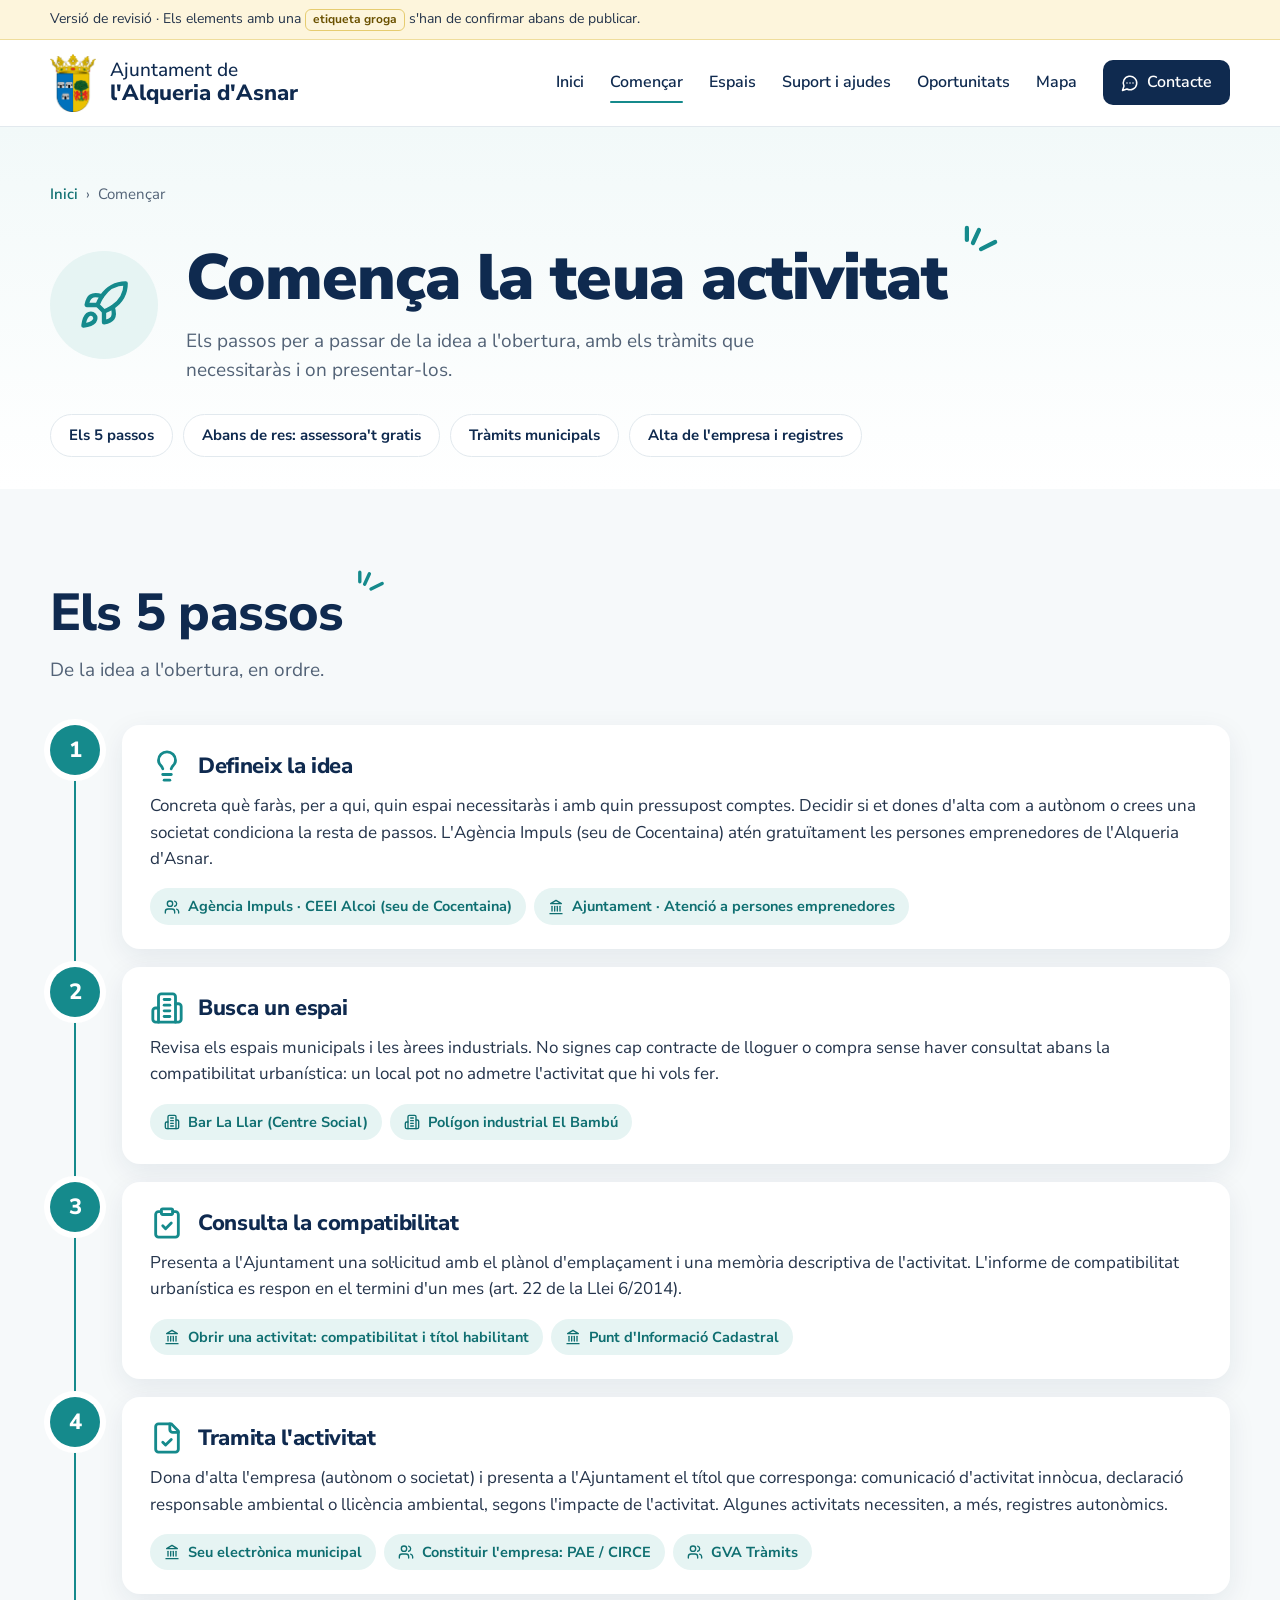
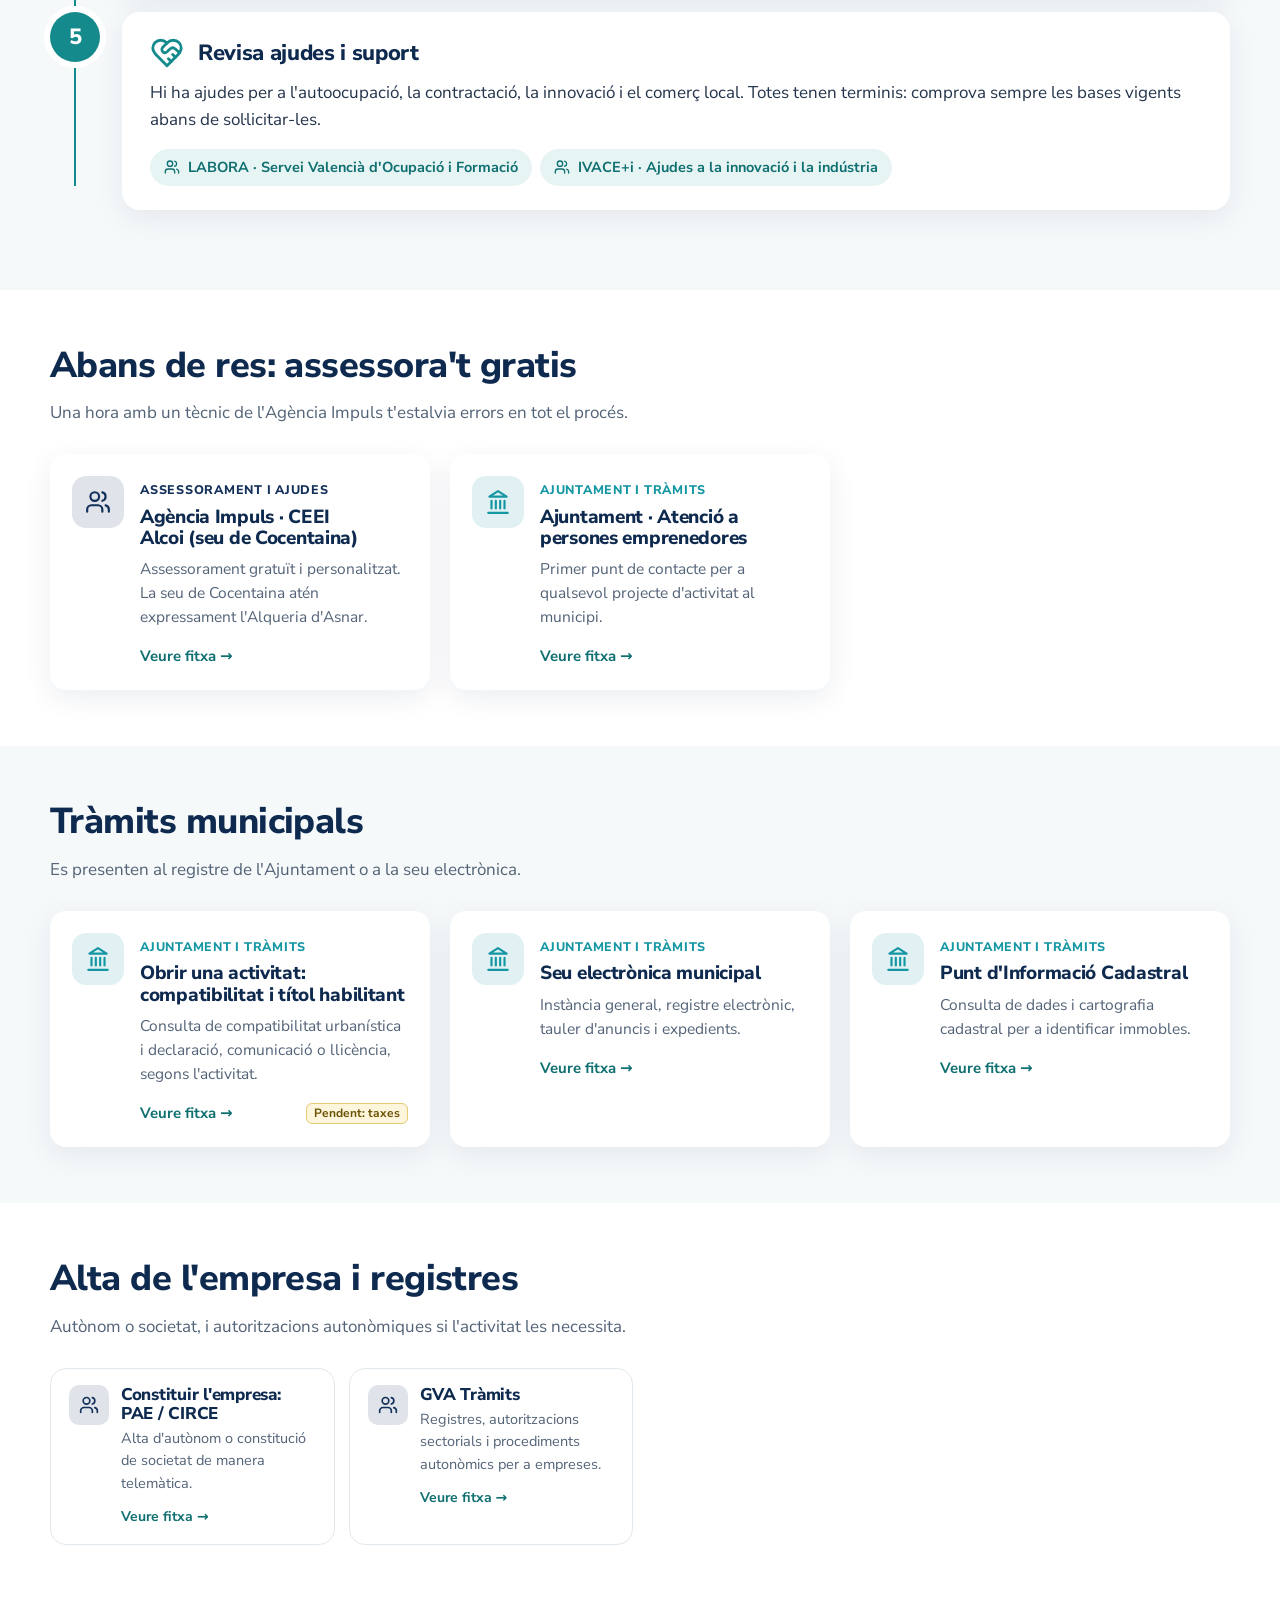
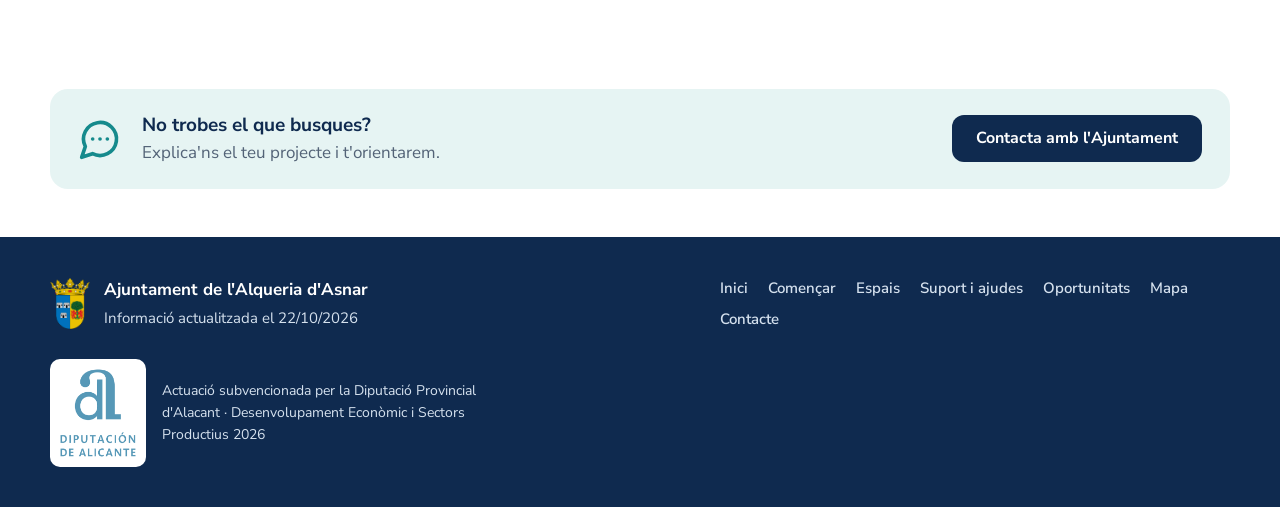
<file: comencar.html>
<!doctype html>
<html lang="ca">
<head>
<meta charset="utf-8">
<meta name="viewport" content="width=device-width, initial-scale=1">
<title>Començar · Emprén a l'Alqueria d'Asnar</title>
<meta name="description" content="Passos i tràmits per a obrir una activitat a l'Alqueria d'Asnar: compatibilitat urbanística, títol d'obertura, alta i assessorament gratuït.">
<meta name="robots" content="noindex, nofollow">   <!-- FASE DE REVISIÓ: llevar en publicar definitivament -->
<link rel="icon" href="img/escut.png">
<link rel="stylesheet" href="css/estils.css">
</head>
<body data-pagina="comencar">
<script src="js/icones.js"></script>

<a class="salt" href="#contingut">Vés al contingut</a>
<div class="avis-revisio" id="avis-revisio" hidden>
  <div class="amplada">Versió de revisió · Els elements amb una <span class="etiqueta-pendent">etiqueta groga</span> s'han de confirmar abans de publicar.</div>
</div>

<header class="capcalera">
  <div class="amplada capcalera__fila">
    <a class="marca" href="index.html" aria-label="Inici · Emprén a l'Alqueria d'Asnar">
      <img src="img/escut.png" alt="" width="46" height="61">
      <span><small>Ajuntament de</small>l'Alqueria d'Asnar</span>
    </a>
    <button class="menu-boto" type="button" aria-expanded="false" aria-controls="menu" aria-label="Menú"><svg class="ic" aria-hidden="true"><use href="#i-menu"/></svg></button>
    <nav class="menu" id="menu" aria-label="Principal">
      <a href="index.html" data-menu="inici">Inici</a>
      <a href="comencar.html" data-menu="comencar">Començar</a>
      <a href="espais.html" data-menu="espais">Espais</a>
      <a href="suport.html" data-menu="suport">Suport i ajudes</a>
      <a href="oportunitats.html" data-menu="oportunitats">Oportunitats</a>
      <a href="mapa.html" data-menu="mapa">Mapa</a>
      <a class="menu__contacte" href="index.html#contacte" data-menu="contacte"><svg class="ic" aria-hidden="true"><use href="#i-message-circle-more"/></svg>Contacte</a>
    </nav>
  </div>
</header>

<main id="contingut" data-seccio="comencar">
  <section class="cap-pagina">
    <div class="amplada">
      <nav class="molles" aria-label="Ruta"><a href="index.html">Inici</a><span>›</span><span id="molla-actual"></span></nav>
      <div class="cap-pagina__fila">
        <span class="cap-pagina__ic" id="seccio-ic"></span>
        <div><h1 class="accent" id="seccio-titol"></h1><p id="seccio-intro"></p></div>
      </div>
      <nav class="salts" id="salts" aria-label="En aquesta pàgina"></nav>
    </div>
  </section>
  <section class="seccio seccio--fons" id="passos">
    <div class="amplada">
      <header class="seccio__cap"><h2 class="accent">Els 5 passos</h2><p>De la idea a l'obertura, en ordre.</p></header>
      <ol class="passos-detall" id="itinerari-detall"></ol>
    </div>
  </section>
  <div id="grups"></div>
  <section class="seccio seccio--curta">
    <div class="amplada">
      <div class="cta">
        <svg class="ic" aria-hidden="true"><use href="#i-message-circle-more"/></svg>
        <p class="cta__text"><strong>No trobes el que busques?</strong><span>Explica'ns el teu projecte i t'orientarem.</span></p>
        <a class="boto boto--mari" href="index.html#contacte">Contacta amb l'Ajuntament</a>
      </div>
    </div>
  </section>
</main>

<footer class="peu">
  <div class="amplada peu__fila">
    <div class="peu__marca">
      <img src="img/escut.png" alt="">
      <div><strong>Ajuntament de l'Alqueria d'Asnar</strong><p>Informació actualitzada el <span class="data-act"></span></p></div>
    </div>
    <nav class="peu__menu" aria-label="Peu">
      <a href="index.html">Inici</a><a href="comencar.html">Començar</a><a href="espais.html">Espais</a><a href="suport.html">Suport i ajudes</a><a href="oportunitats.html">Oportunitats</a><a href="mapa.html">Mapa</a><a href="index.html#contacte">Contacte</a>
    </nav>
    <div class="peu__subv">
      <img src="img/diputacio.png" alt="Diputació d'Alacant" width="106" height="120">
      <p>Actuació subvencionada per la Diputació Provincial d'Alacant · Desenvolupament Econòmic i Sectors Productius 2026</p>
    </div>
  </div>
</footer>

<script src="js/dades.js"></script>
<script src="vendor/sheetjs/xlsx.mini.min.js"></script>
<script src="js/llibre.js"></script>
<script src="js/app.js"></script>
<script src="js/carrega.js"></script>
</body>
</html>
</file>
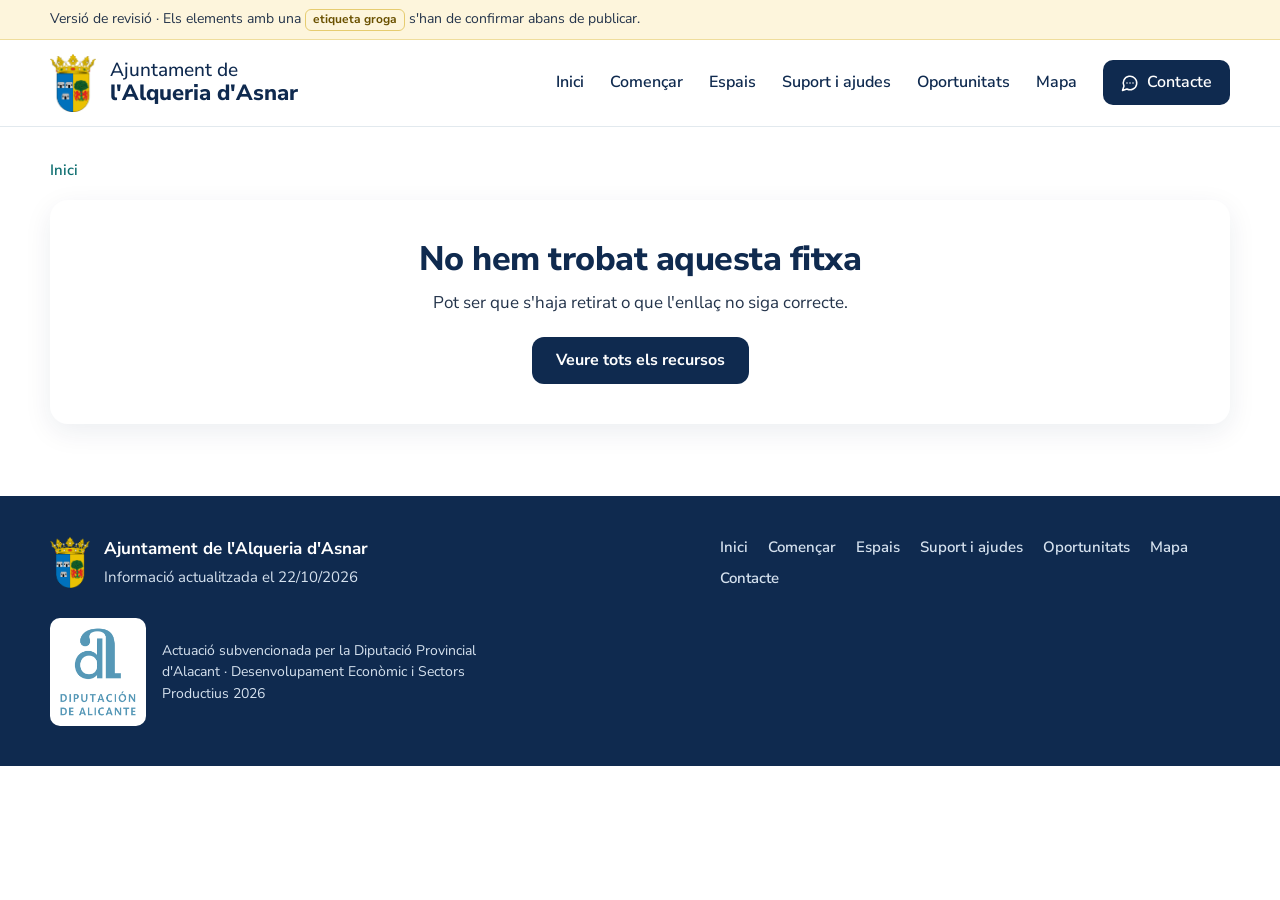
<file: fitxa.html>
<!doctype html>
<html lang="ca">
<head>
<meta charset="utf-8">
<meta name="viewport" content="width=device-width, initial-scale=1">
<title>Fitxa · Emprén a l'Alqueria d'Asnar</title>
<meta name="description" content="Fitxa de recurs de l'eina municipal d'acollida emprenedora de l'Alqueria d'Asnar.">
<meta name="robots" content="noindex, nofollow">   <!-- FASE DE REVISIÓ: llevar en publicar definitivament -->
<link rel="icon" href="img/escut.png">
<link rel="stylesheet" href="css/estils.css">
</head>
<body data-pagina="fitxa">
<script src="js/icones.js"></script>

<a class="salt" href="#contingut">Vés al contingut</a>
<div class="avis-revisio" id="avis-revisio" hidden>
  <div class="amplada">Versió de revisió · Els elements amb una <span class="etiqueta-pendent">etiqueta groga</span> s'han de confirmar abans de publicar.</div>
</div>

<header class="capcalera">
  <div class="amplada capcalera__fila">
    <a class="marca" href="index.html" aria-label="Inici · Emprén a l'Alqueria d'Asnar">
      <img src="img/escut.png" alt="" width="46" height="61">
      <span><small>Ajuntament de</small>l'Alqueria d'Asnar</span>
    </a>
    <button class="menu-boto" type="button" aria-expanded="false" aria-controls="menu" aria-label="Menú"><svg class="ic" aria-hidden="true"><use href="#i-menu"/></svg></button>
    <nav class="menu" id="menu" aria-label="Principal">
      <a href="index.html" data-menu="inici">Inici</a>
      <a href="comencar.html" data-menu="comencar">Començar</a>
      <a href="espais.html" data-menu="espais">Espais</a>
      <a href="suport.html" data-menu="suport">Suport i ajudes</a>
      <a href="oportunitats.html" data-menu="oportunitats">Oportunitats</a>
      <a href="mapa.html" data-menu="mapa">Mapa</a>
      <a class="menu__contacte" href="index.html#contacte" data-menu="contacte"><svg class="ic" aria-hidden="true"><use href="#i-message-circle-more"/></svg>Contacte</a>
    </nav>
  </div>
</header>

<main id="contingut" class="fitxa-pagina">
  <div class="amplada">
    <nav class="molles" aria-label="Ruta" id="molles"><a href="index.html">Inici</a></nav>
    <div id="fitxa-pagina"></div>
    <section class="relacionades" id="relacionades" hidden>
      <h2>Altres recursos relacionats</h2>
      <div class="llistat" id="relacionades-llistat"></div>
    </section>
  </div>
</main>

<footer class="peu">
  <div class="amplada peu__fila">
    <div class="peu__marca">
      <img src="img/escut.png" alt="">
      <div><strong>Ajuntament de l'Alqueria d'Asnar</strong><p>Informació actualitzada el <span class="data-act"></span></p></div>
    </div>
    <nav class="peu__menu" aria-label="Peu">
      <a href="index.html">Inici</a><a href="comencar.html">Començar</a><a href="espais.html">Espais</a><a href="suport.html">Suport i ajudes</a><a href="oportunitats.html">Oportunitats</a><a href="mapa.html">Mapa</a><a href="index.html#contacte">Contacte</a>
    </nav>
    <div class="peu__subv">
      <img src="img/diputacio.png" alt="Diputació d'Alacant" width="106" height="120">
      <p>Actuació subvencionada per la Diputació Provincial d'Alacant · Desenvolupament Econòmic i Sectors Productius 2026</p>
    </div>
  </div>
</footer>

<script src="js/dades.js"></script>
<script src="vendor/sheetjs/xlsx.mini.min.js"></script>
<script src="js/llibre.js"></script>
<script src="js/app.js"></script>
<script src="js/carrega.js"></script>
</body>
</html>
</file>
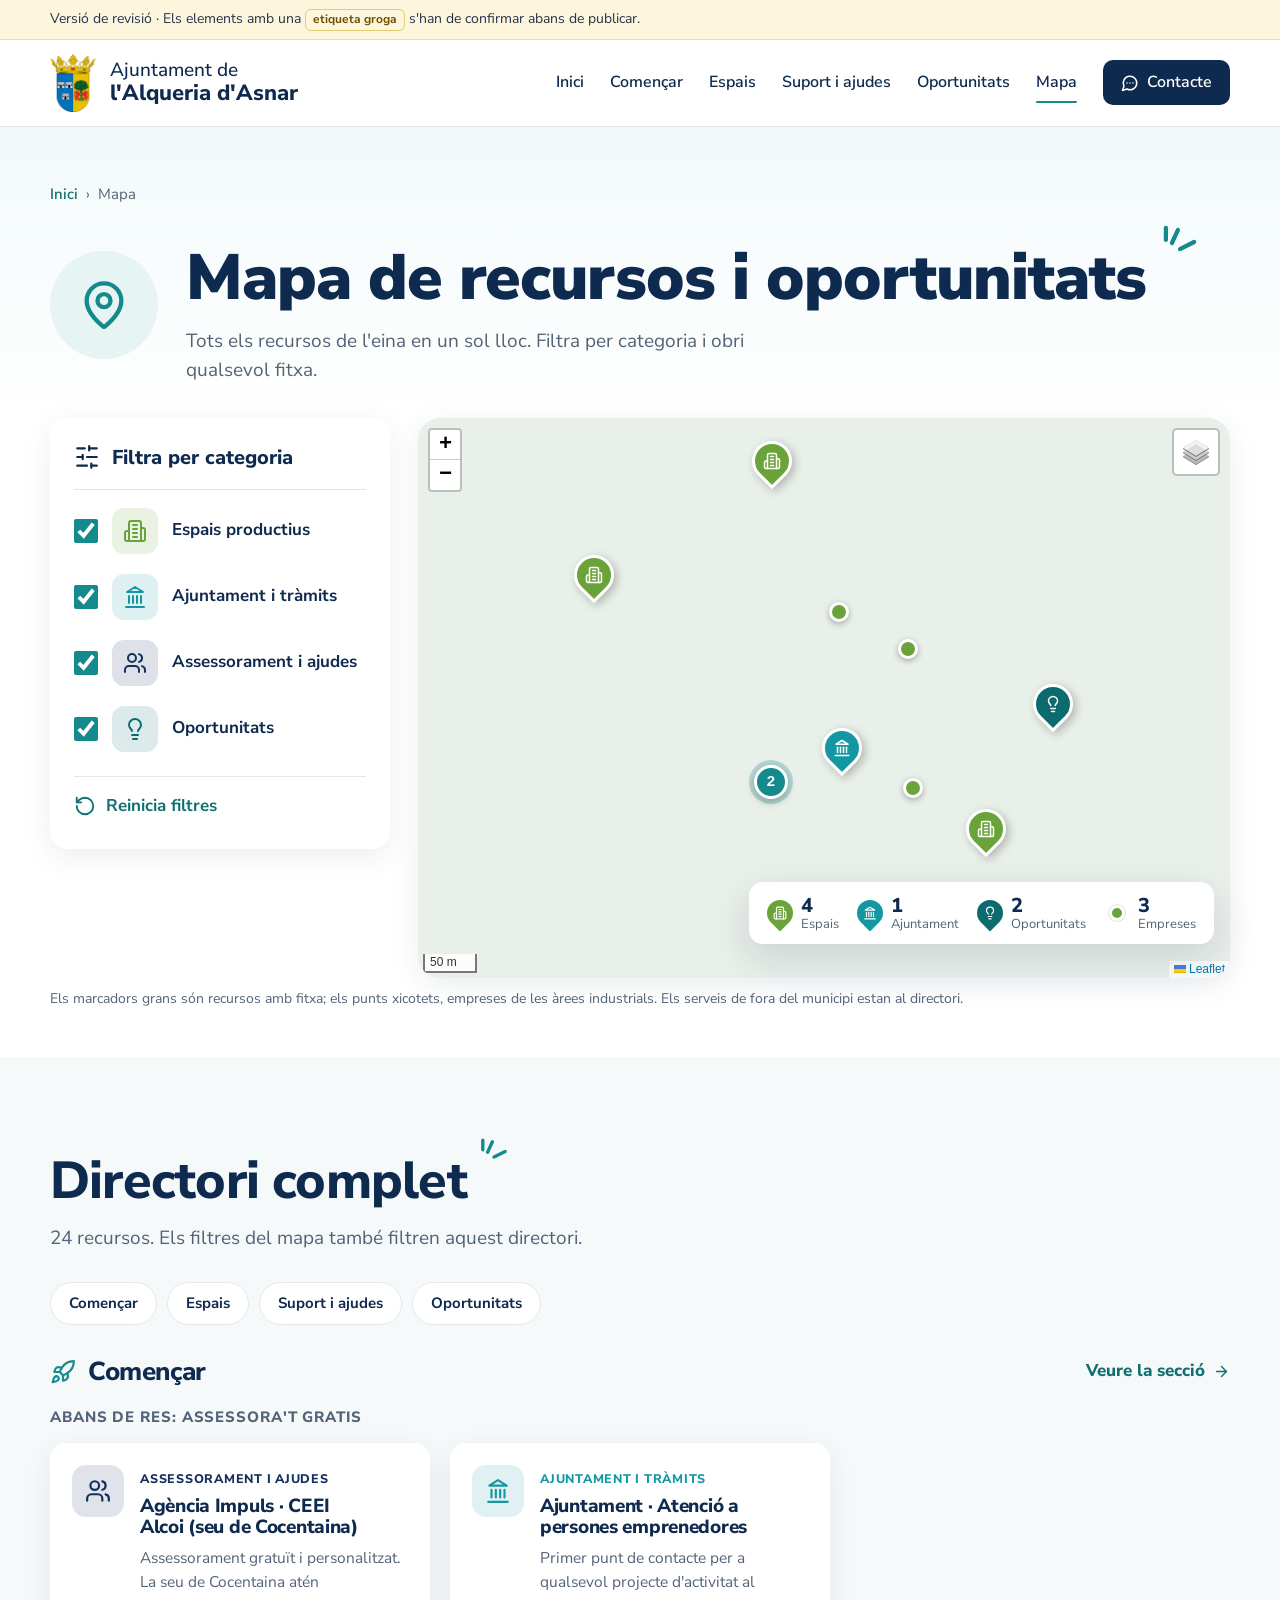
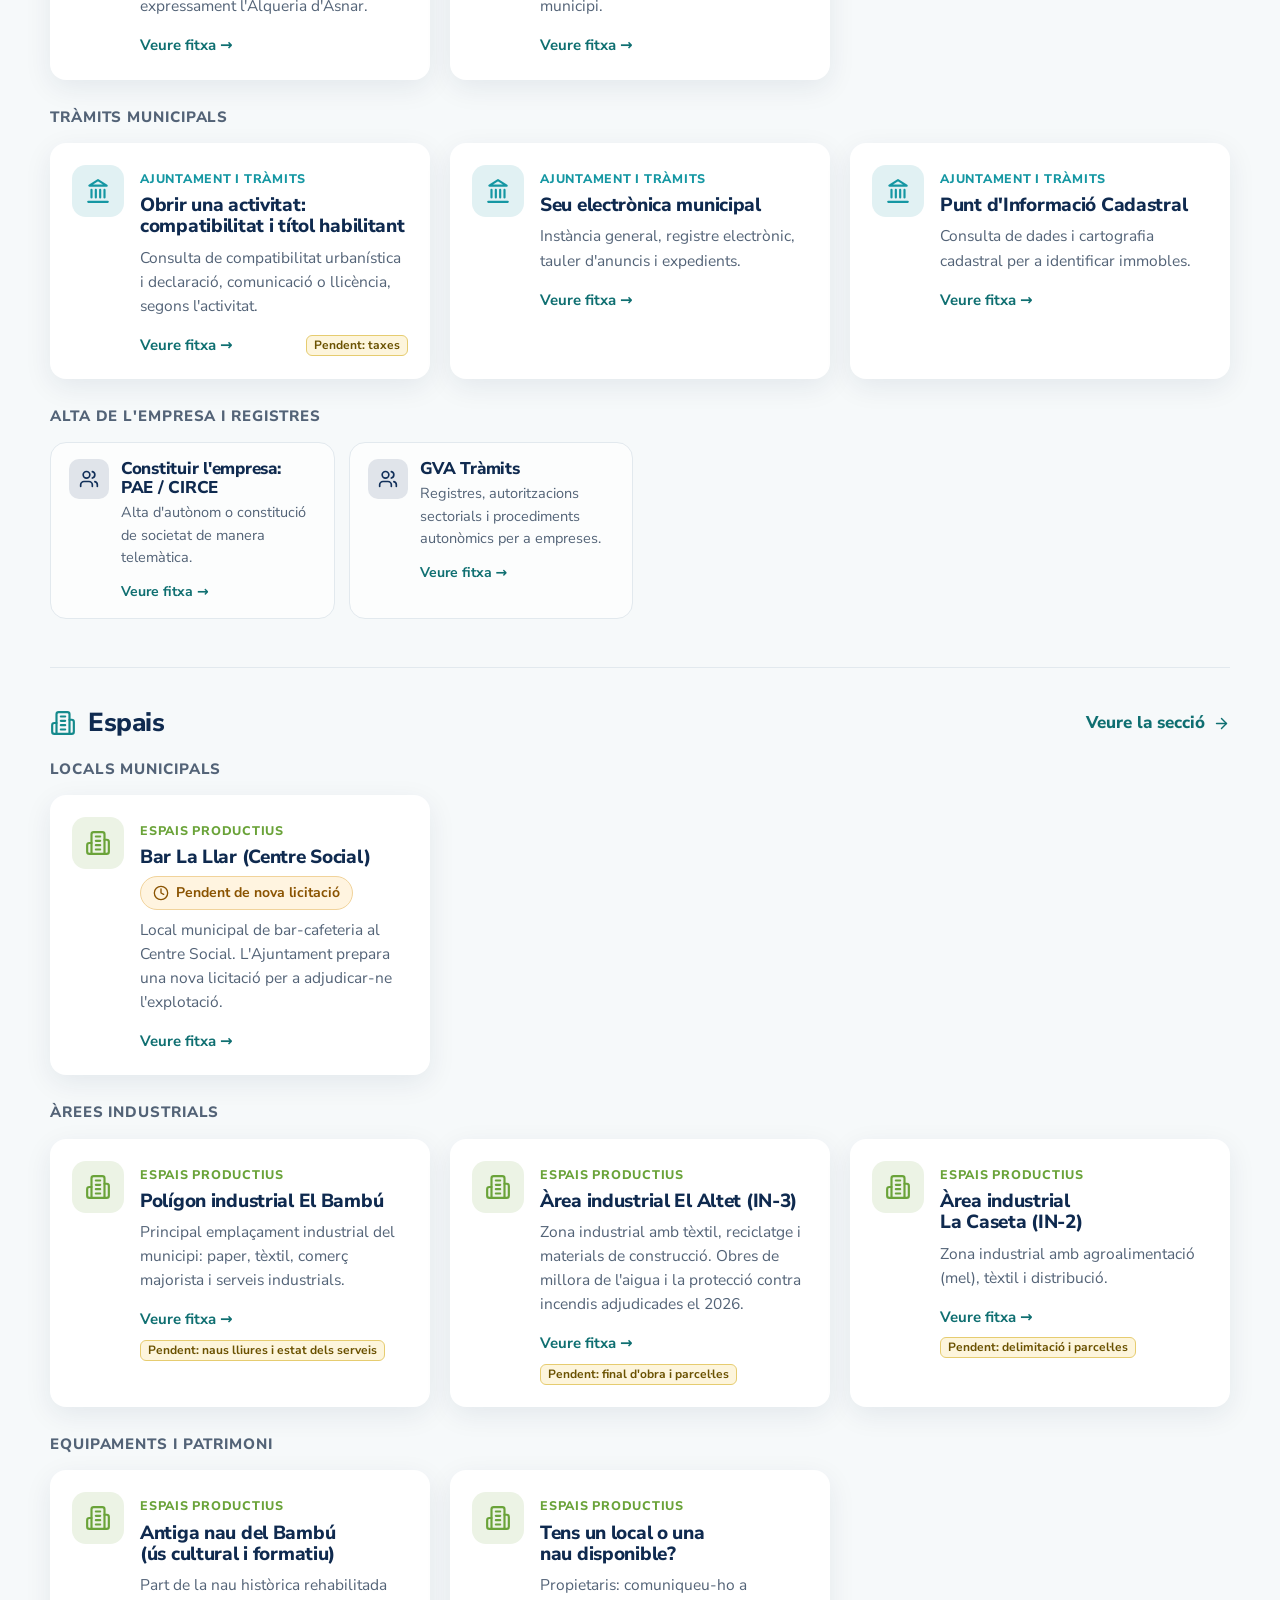
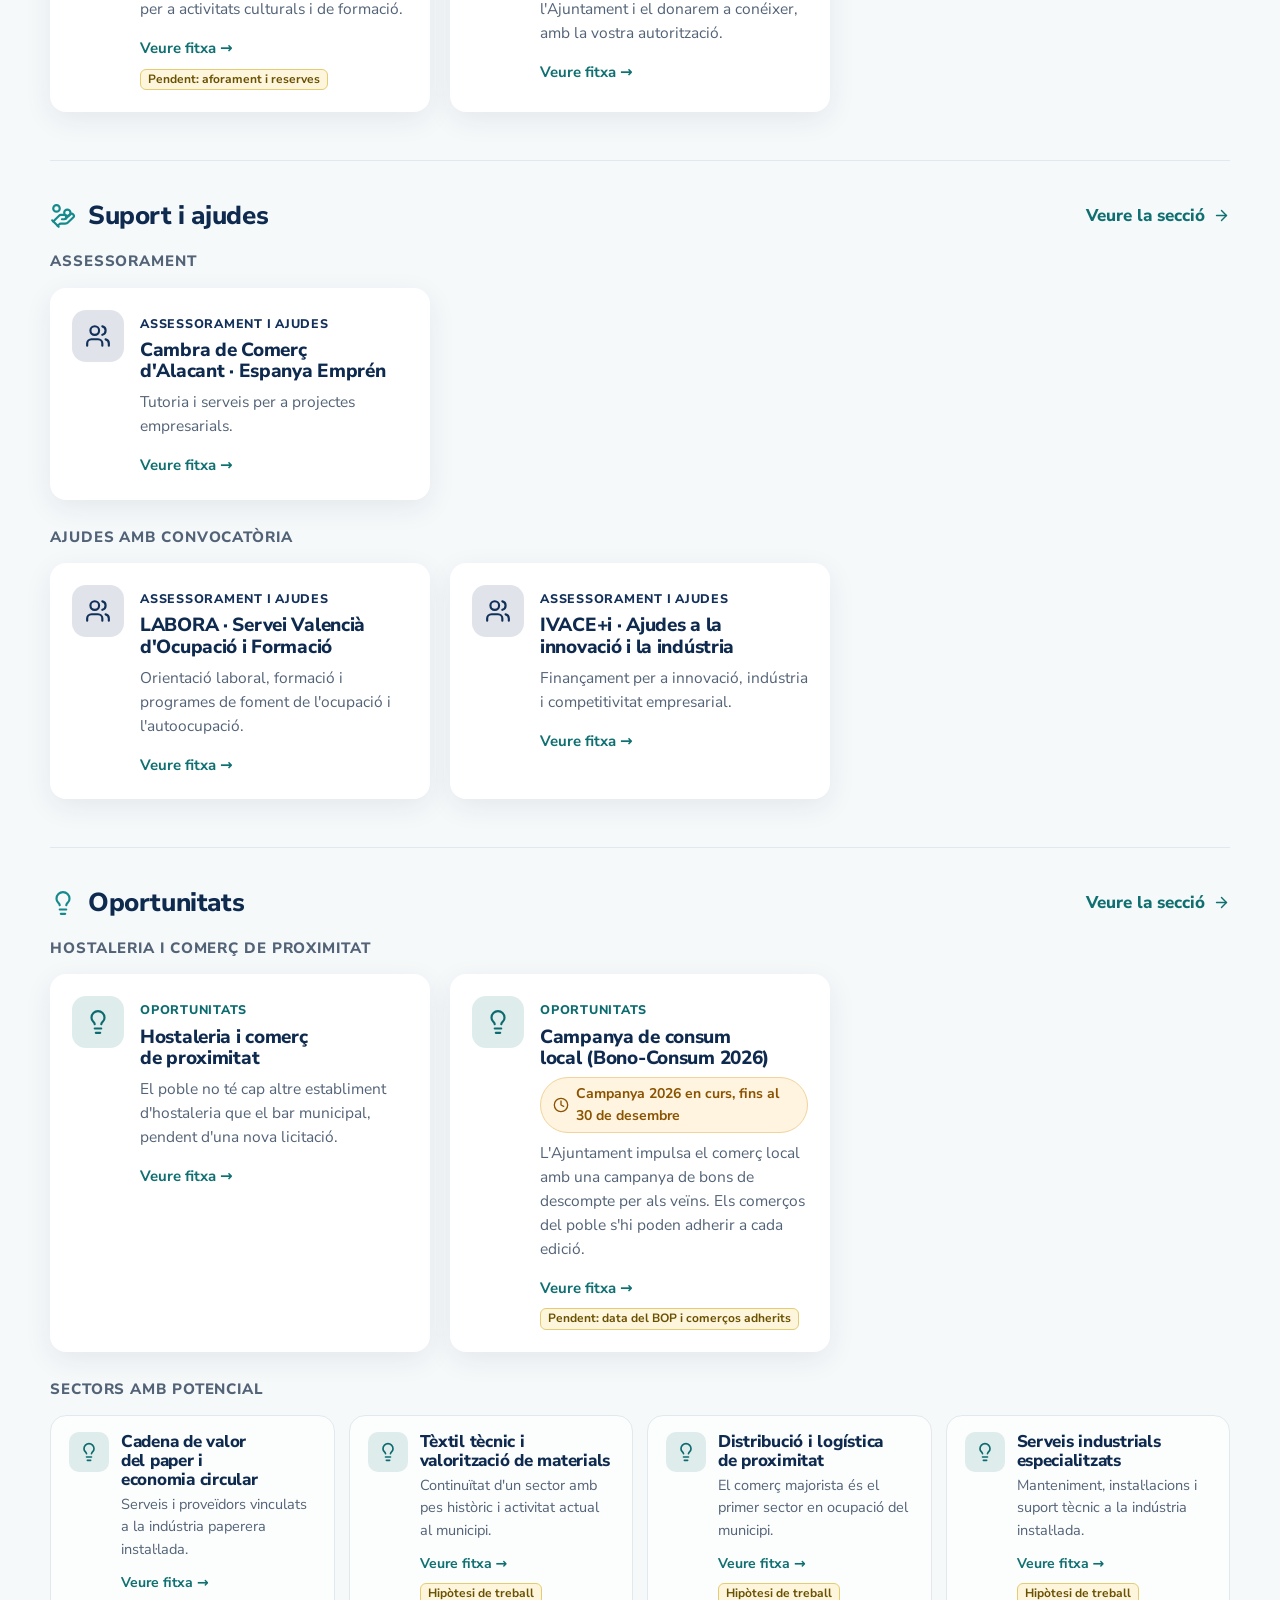
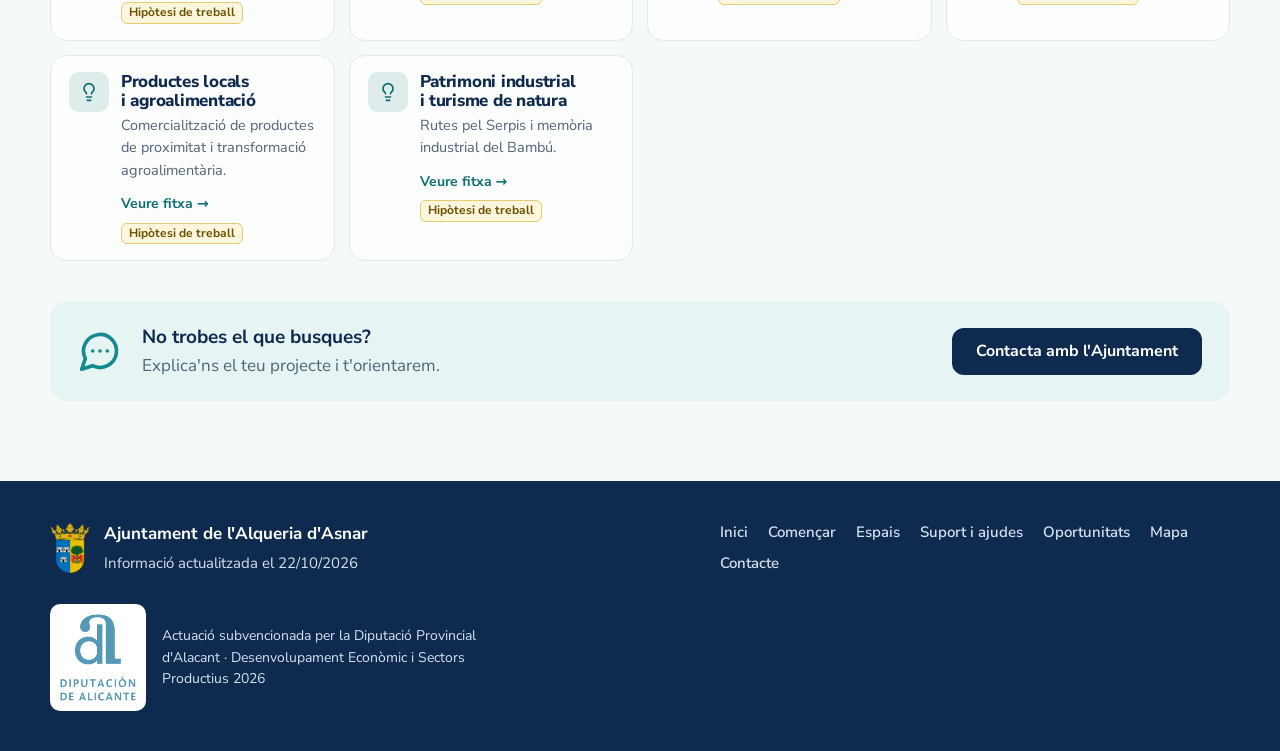
<file: mapa.html>
<!doctype html>
<html lang="ca">
<head>
<meta charset="utf-8">
<meta name="viewport" content="width=device-width, initial-scale=1">
<title>Mapa de recursos · Emprén a l'Alqueria d'Asnar</title>
<meta name="description" content="Mapa i directori complet de recursos, espais, serveis, empreses i oportunitats de l'Alqueria d'Asnar.">
<meta name="robots" content="noindex, nofollow">   <!-- FASE DE REVISIÓ: llevar en publicar definitivament -->
<link rel="icon" href="img/escut.png">
<link rel="stylesheet" href="vendor/leaflet/leaflet.css">
<link rel="stylesheet" href="vendor/markercluster/MarkerCluster.css">
<link rel="stylesheet" href="vendor/maplibre/maplibre-gl.css">
<link rel="stylesheet" href="css/estils.css">
</head>
<body data-pagina="mapa">
<script src="js/icones.js"></script>

<a class="salt" href="#contingut">Vés al contingut</a>
<div class="avis-revisio" id="avis-revisio" hidden>
  <div class="amplada">Versió de revisió · Els elements amb una <span class="etiqueta-pendent">etiqueta groga</span> s'han de confirmar abans de publicar.</div>
</div>

<header class="capcalera">
  <div class="amplada capcalera__fila">
    <a class="marca" href="index.html" aria-label="Inici · Emprén a l'Alqueria d'Asnar">
      <img src="img/escut.png" alt="" width="46" height="61">
      <span><small>Ajuntament de</small>l'Alqueria d'Asnar</span>
    </a>
    <button class="menu-boto" type="button" aria-expanded="false" aria-controls="menu" aria-label="Menú"><svg class="ic" aria-hidden="true"><use href="#i-menu"/></svg></button>
    <nav class="menu" id="menu" aria-label="Principal">
      <a href="index.html" data-menu="inici">Inici</a>
      <a href="comencar.html" data-menu="comencar">Començar</a>
      <a href="espais.html" data-menu="espais">Espais</a>
      <a href="suport.html" data-menu="suport">Suport i ajudes</a>
      <a href="oportunitats.html" data-menu="oportunitats">Oportunitats</a>
      <a href="mapa.html" data-menu="mapa">Mapa</a>
      <a class="menu__contacte" href="index.html#contacte" data-menu="contacte"><svg class="ic" aria-hidden="true"><use href="#i-message-circle-more"/></svg>Contacte</a>
    </nav>
  </div>
</header>

<main id="contingut">
  <section class="cap-pagina">
    <div class="amplada">
      <nav class="molles" aria-label="Ruta"><a href="index.html">Inici</a><span>›</span><span>Mapa</span></nav>
      <div class="cap-pagina__fila">
        <span class="cap-pagina__ic"><svg class="ic" aria-hidden="true"><use href="#i-map-pin"/></svg></span>
        <div><h1 class="accent">Mapa de recursos i oportunitats</h1><p>Tots els recursos de l'eina en un sol lloc. Filtra per categoria i obri qualsevol fitxa.</p></div>
      </div>
    </div>
  </section>

  <section class="seccio seccio--curta" style="padding-top:0">
    <div class="amplada">
      <div class="mapa-graella">
        <fieldset class="filtres-panell" id="filtres"></fieldset>
        <div class="mapa-caixa">
          <div id="mapa" class="mapa" role="region" aria-label="Mapa de recursos del municipi"></div>
          <div class="comptadors" id="comptadors"></div>
        </div>
      </div>
      <p class="mapa__nota">Els marcadors grans són recursos amb fitxa; els punts xicotets, empreses de les àrees industrials. Els serveis de fora del municipi estan al directori.</p>
    </div>
  </section>

  <section class="seccio seccio--fons" id="directori">
    <div class="amplada">
      <header class="seccio__cap"><h2 class="accent">Directori complet</h2><p id="llistat-resum">Els filtres del mapa també filtren aquest directori.</p></header>
      <nav class="salts salts--esquerra" id="salts-mapa" aria-label="Seccions del directori"></nav>
      <div id="directori-grups" aria-live="polite"></div>
      
      <div class="cta">
        <svg class="ic" aria-hidden="true"><use href="#i-message-circle-more"/></svg>
        <p class="cta__text"><strong>No trobes el que busques?</strong><span>Explica'ns el teu projecte i t'orientarem.</span></p>
        <a class="boto boto--mari" href="index.html#contacte">Contacta amb l'Ajuntament</a>
      </div>
    </div>
  </section>
</main>

<footer class="peu">
  <div class="amplada peu__fila">
    <div class="peu__marca">
      <img src="img/escut.png" alt="">
      <div><strong>Ajuntament de l'Alqueria d'Asnar</strong><p>Informació actualitzada el <span class="data-act"></span></p></div>
    </div>
    <nav class="peu__menu" aria-label="Peu">
      <a href="index.html">Inici</a><a href="comencar.html">Començar</a><a href="espais.html">Espais</a><a href="suport.html">Suport i ajudes</a><a href="oportunitats.html">Oportunitats</a><a href="mapa.html">Mapa</a><a href="index.html#contacte">Contacte</a>
    </nav>
    <div class="peu__subv">
      <img src="img/diputacio.png" alt="Diputació d'Alacant" width="106" height="120">
      <p>Actuació subvencionada per la Diputació Provincial d'Alacant · Desenvolupament Econòmic i Sectors Productius 2026</p>
    </div>
  </div>
</footer>

<script src="vendor/leaflet/leaflet.js"></script>
<script src="vendor/markercluster/leaflet.markercluster.js"></script>
<script src="vendor/maplibre/maplibre-gl.js"></script>
<script src="vendor/maplibre/leaflet-maplibre-gl.js"></script>
<script src="js/dades.js"></script>
<script src="vendor/sheetjs/xlsx.mini.min.js"></script>
<script src="js/llibre.js"></script>
<script src="js/app.js"></script>
<script src="js/carrega.js"></script>
</body>
</html>
</file>
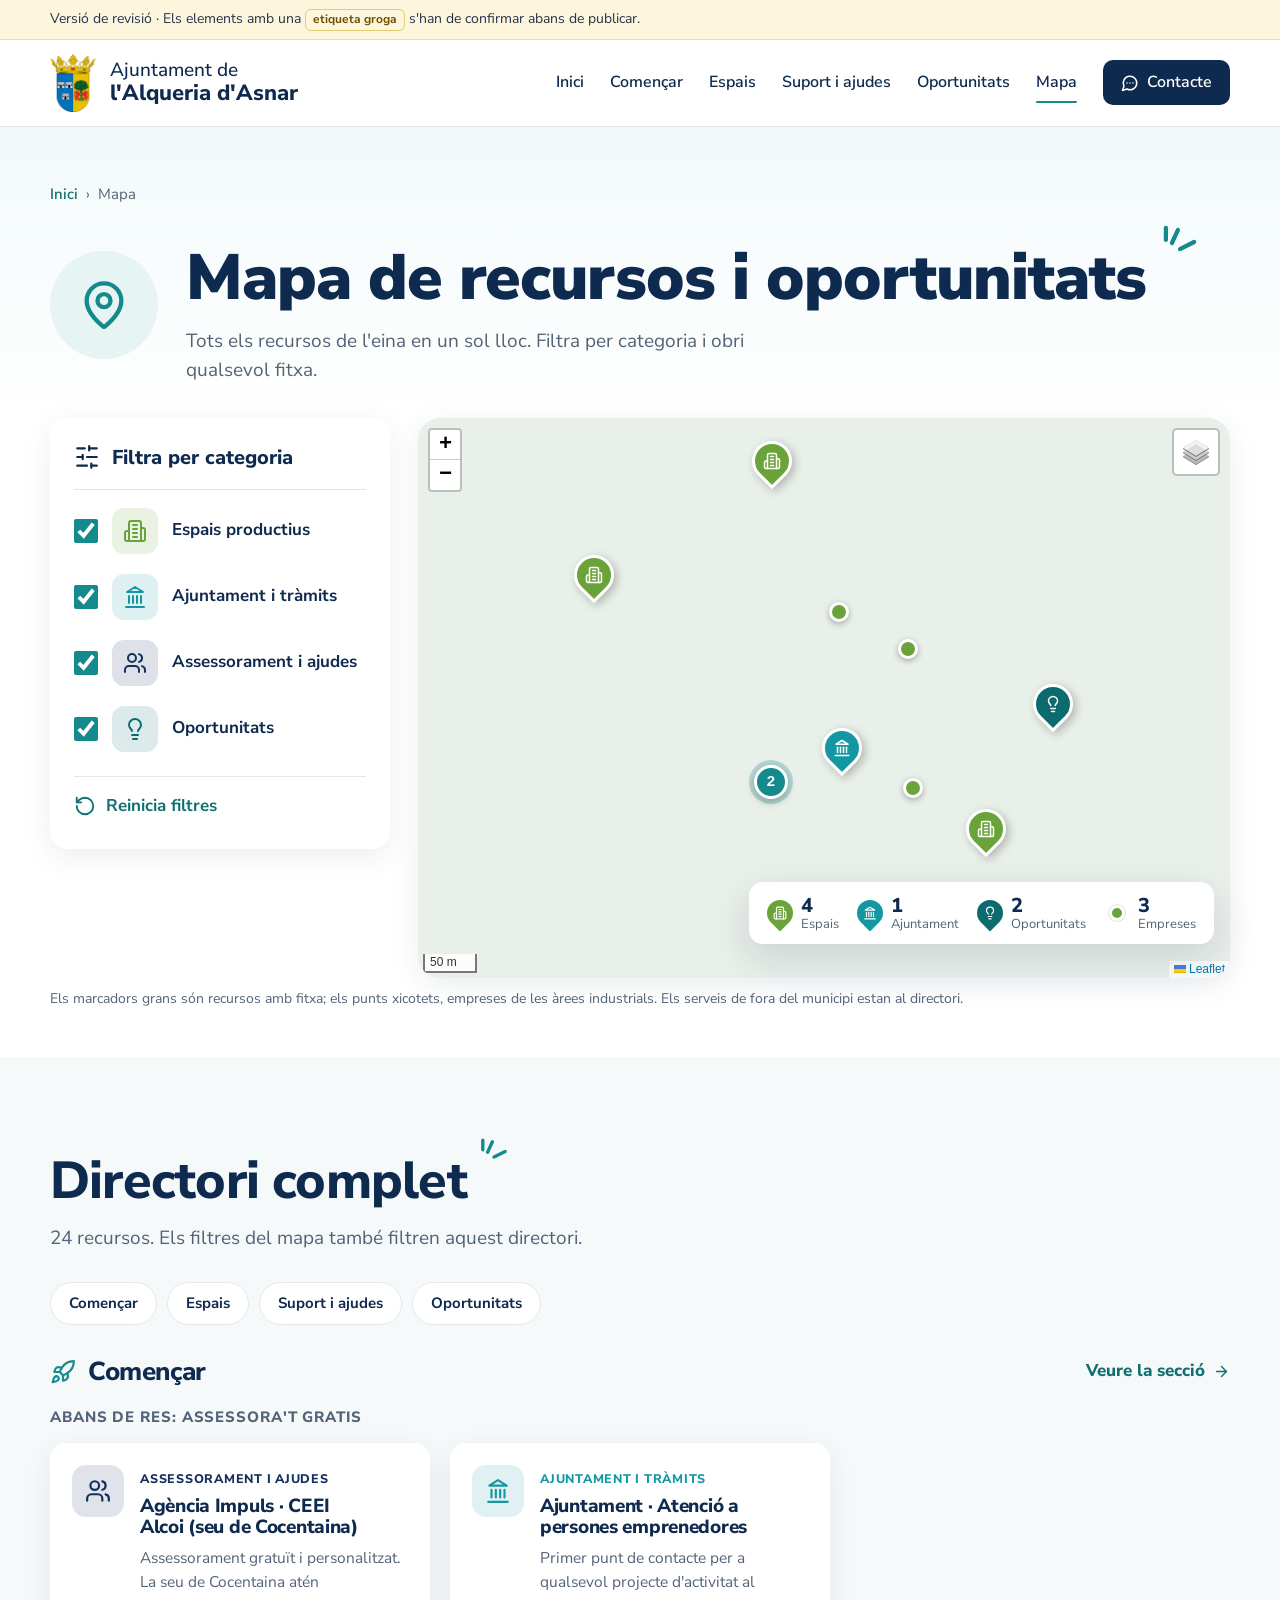
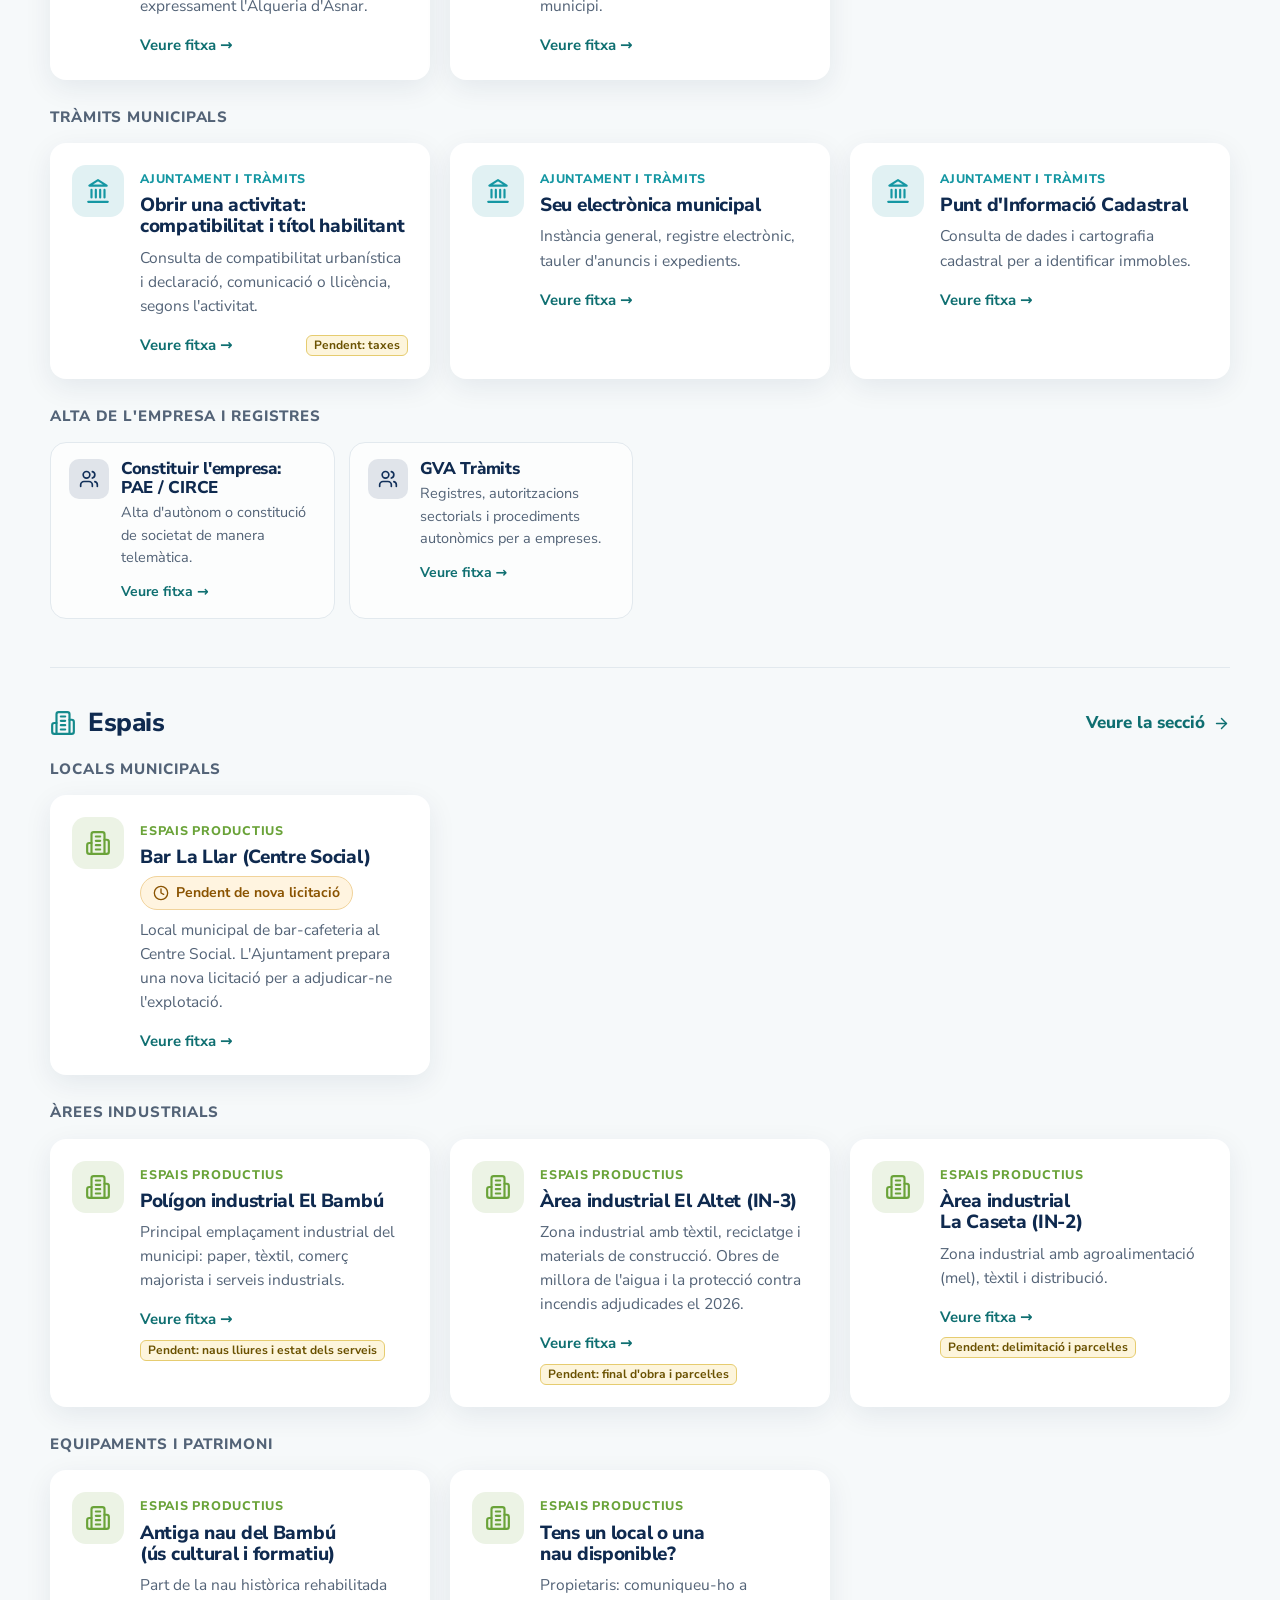
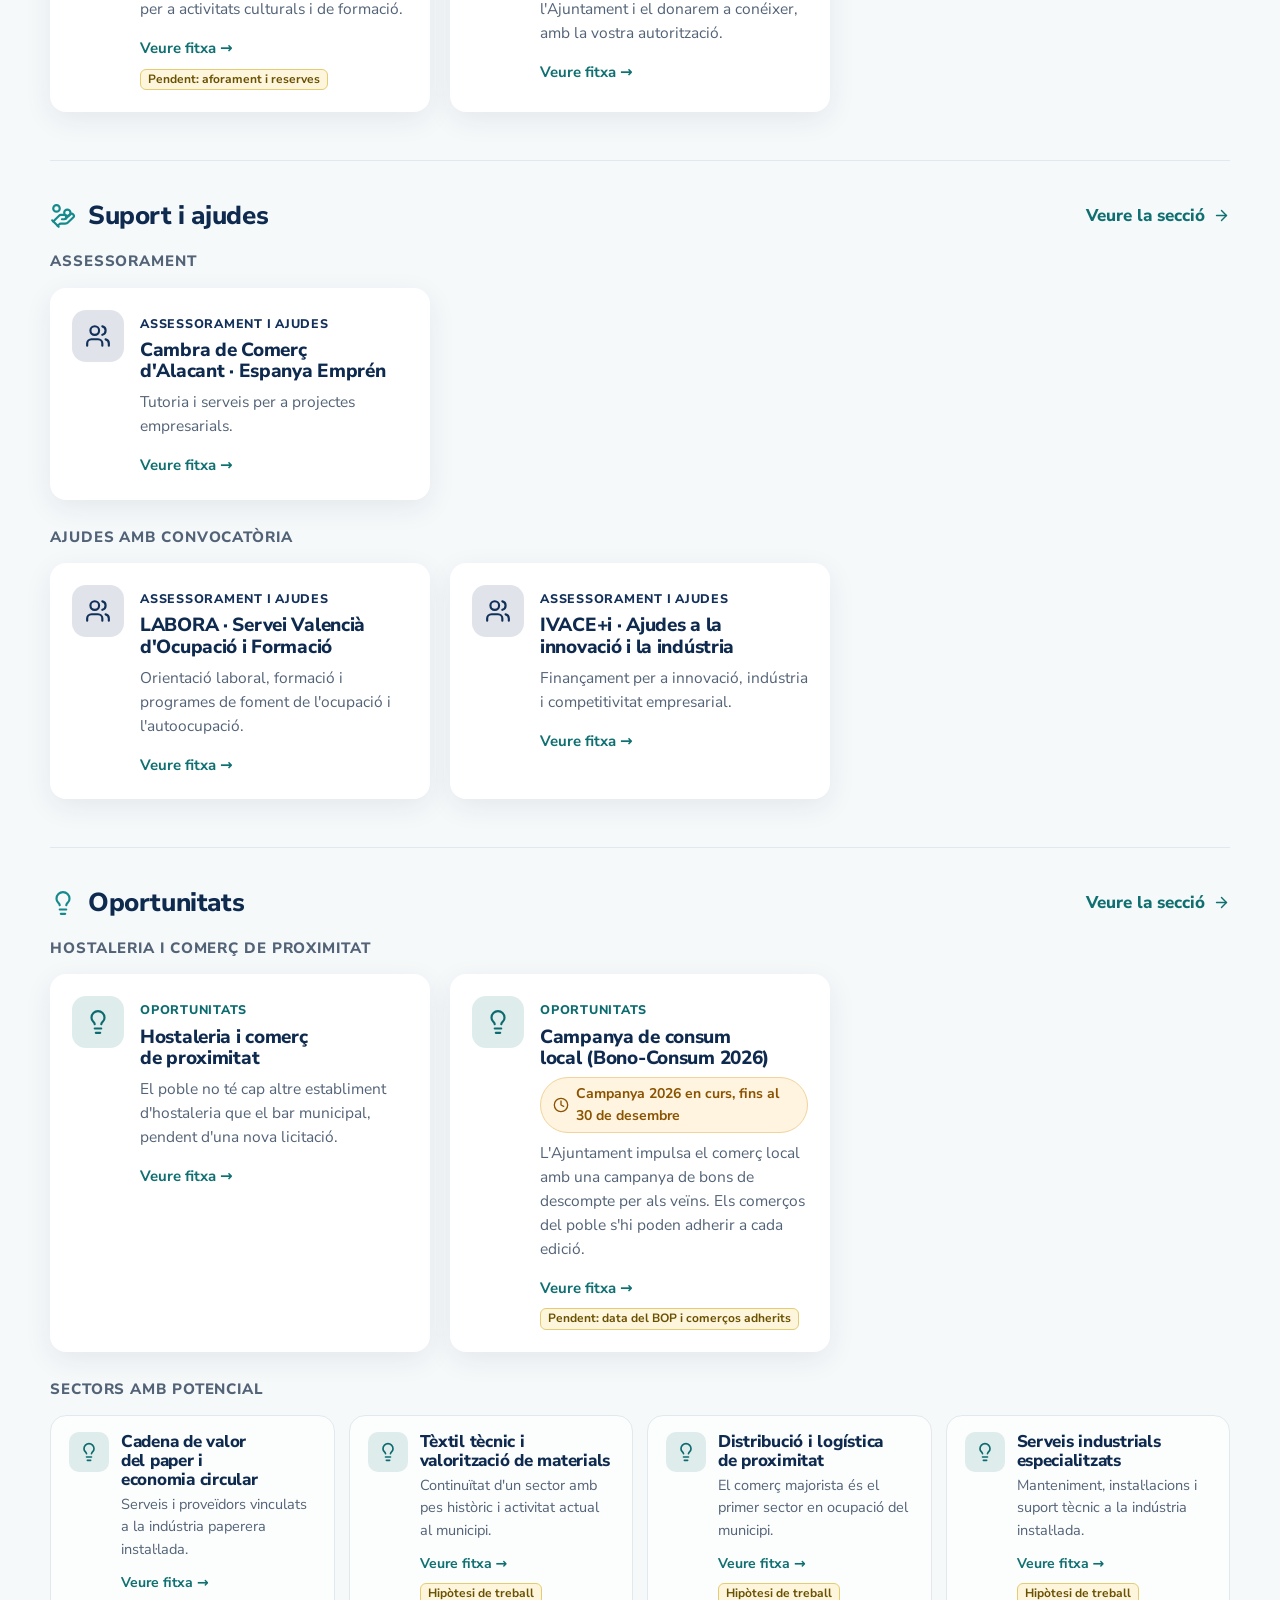
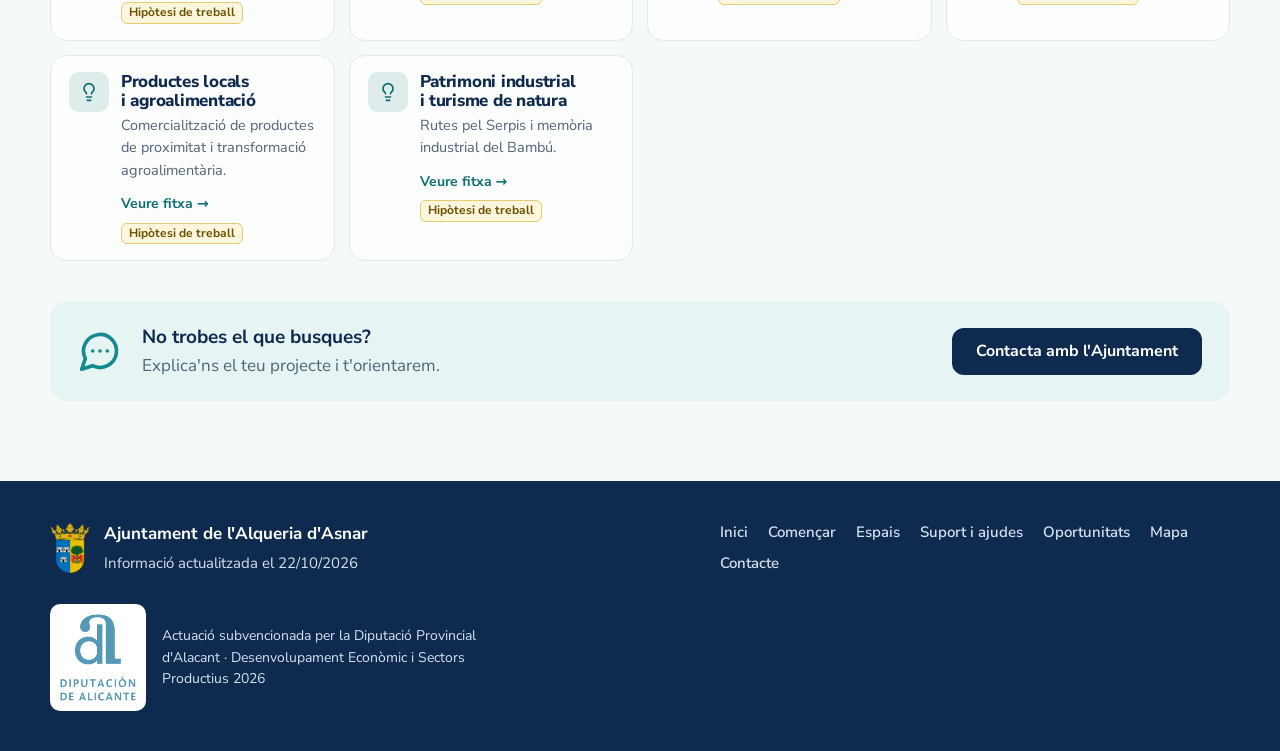
<file: recursos.html>
<!doctype html>
<html lang="ca"><head><meta charset="utf-8"><title>Mapa de recursos</title>
<script>location.replace("mapa.html" + location.search + location.hash);</script>
<meta http-equiv="refresh" content="0; url=mapa.html">
</head><body><p><a href="mapa.html">Mapa de recursos</a></p></body></html>
</file>
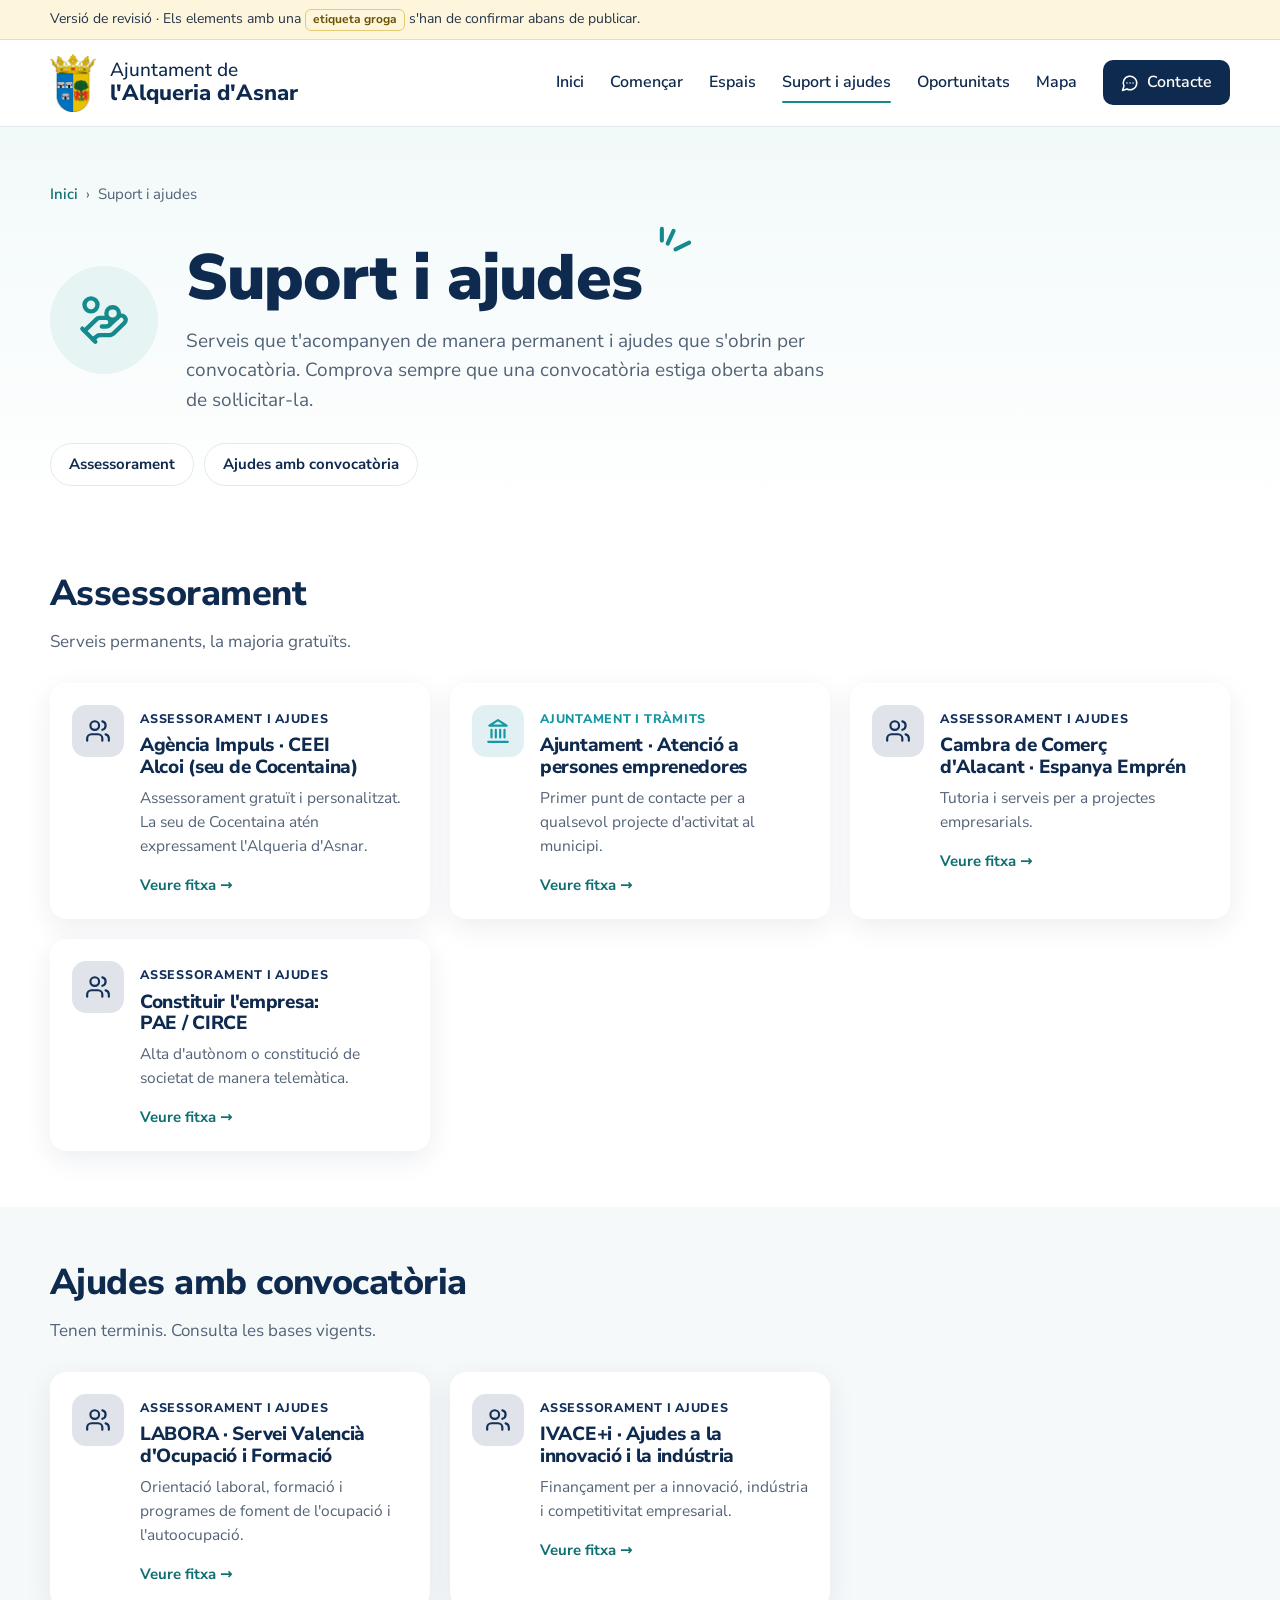
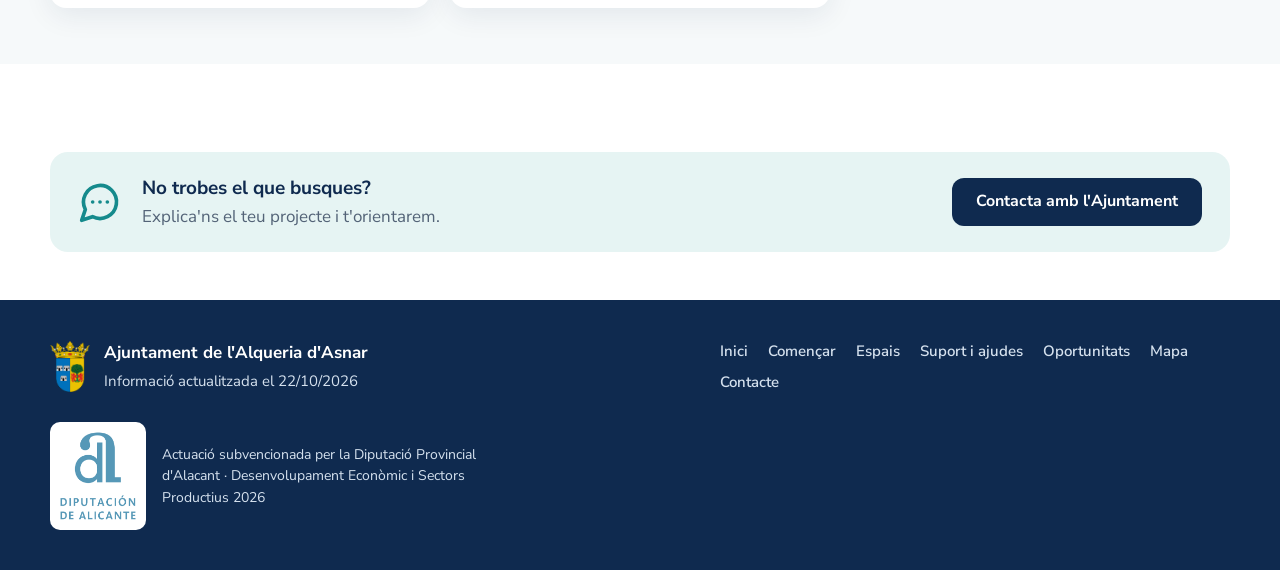
<file: suport.html>
<!doctype html>
<html lang="ca">
<head>
<meta charset="utf-8">
<meta name="viewport" content="width=device-width, initial-scale=1">
<title>Suport i ajudes · Emprén a l'Alqueria d'Asnar</title>
<meta name="description" content="Assessorament gratuït i ajudes per a persones emprenedores i empreses de l'Alqueria d'Asnar.">
<meta name="robots" content="noindex, nofollow">   <!-- FASE DE REVISIÓ: llevar en publicar definitivament -->
<link rel="icon" href="img/escut.png">
<link rel="stylesheet" href="css/estils.css">
</head>
<body data-pagina="suport">
<script src="js/icones.js"></script>

<a class="salt" href="#contingut">Vés al contingut</a>
<div class="avis-revisio" id="avis-revisio" hidden>
  <div class="amplada">Versió de revisió · Els elements amb una <span class="etiqueta-pendent">etiqueta groga</span> s'han de confirmar abans de publicar.</div>
</div>

<header class="capcalera">
  <div class="amplada capcalera__fila">
    <a class="marca" href="index.html" aria-label="Inici · Emprén a l'Alqueria d'Asnar">
      <img src="img/escut.png" alt="" width="46" height="61">
      <span><small>Ajuntament de</small>l'Alqueria d'Asnar</span>
    </a>
    <button class="menu-boto" type="button" aria-expanded="false" aria-controls="menu" aria-label="Menú"><svg class="ic" aria-hidden="true"><use href="#i-menu"/></svg></button>
    <nav class="menu" id="menu" aria-label="Principal">
      <a href="index.html" data-menu="inici">Inici</a>
      <a href="comencar.html" data-menu="comencar">Començar</a>
      <a href="espais.html" data-menu="espais">Espais</a>
      <a href="suport.html" data-menu="suport">Suport i ajudes</a>
      <a href="oportunitats.html" data-menu="oportunitats">Oportunitats</a>
      <a href="mapa.html" data-menu="mapa">Mapa</a>
      <a class="menu__contacte" href="index.html#contacte" data-menu="contacte"><svg class="ic" aria-hidden="true"><use href="#i-message-circle-more"/></svg>Contacte</a>
    </nav>
  </div>
</header>

<main id="contingut" data-seccio="suport">
  <section class="cap-pagina">
    <div class="amplada">
      <nav class="molles" aria-label="Ruta"><a href="index.html">Inici</a><span>›</span><span id="molla-actual"></span></nav>
      <div class="cap-pagina__fila">
        <span class="cap-pagina__ic" id="seccio-ic"></span>
        <div><h1 class="accent" id="seccio-titol"></h1><p id="seccio-intro"></p></div>
      </div>
      <nav class="salts" id="salts" aria-label="En aquesta pàgina"></nav>
    </div>
  </section>
  <div id="grups"></div>
  <section class="seccio seccio--curta">
    <div class="amplada">
      <div class="cta">
        <svg class="ic" aria-hidden="true"><use href="#i-message-circle-more"/></svg>
        <p class="cta__text"><strong>No trobes el que busques?</strong><span>Explica'ns el teu projecte i t'orientarem.</span></p>
        <a class="boto boto--mari" href="index.html#contacte">Contacta amb l'Ajuntament</a>
      </div>
    </div>
  </section>
</main>

<footer class="peu">
  <div class="amplada peu__fila">
    <div class="peu__marca">
      <img src="img/escut.png" alt="">
      <div><strong>Ajuntament de l'Alqueria d'Asnar</strong><p>Informació actualitzada el <span class="data-act"></span></p></div>
    </div>
    <nav class="peu__menu" aria-label="Peu">
      <a href="index.html">Inici</a><a href="comencar.html">Començar</a><a href="espais.html">Espais</a><a href="suport.html">Suport i ajudes</a><a href="oportunitats.html">Oportunitats</a><a href="mapa.html">Mapa</a><a href="index.html#contacte">Contacte</a>
    </nav>
    <div class="peu__subv">
      <img src="img/diputacio.png" alt="Diputació d'Alacant" width="106" height="120">
      <p>Actuació subvencionada per la Diputació Provincial d'Alacant · Desenvolupament Econòmic i Sectors Productius 2026</p>
    </div>
  </div>
</footer>

<script src="js/dades.js"></script>
<script src="vendor/sheetjs/xlsx.mini.min.js"></script>
<script src="js/llibre.js"></script>
<script src="js/app.js"></script>
<script src="js/carrega.js"></script>
</body>
</html>
</file>
<file: css/estils.css>
/* ==========================================================================
   Emprén a l'Alqueria d'Asnar — estils
   Línia visual de les maquetes: blau marí + turquesa, targetes arredonides,
   icones de línia i traç decoratiu als títols.
   Tipografia: Nunito Sans (OFL), incrustada al CSS (sense Google Fonts; funciona també en local).
   ========================================================================== */

@font-face {
  font-family: "Nunito Sans";
  src: url("[data-uri]") format("woff2");
  font-weight: 200 1000; font-style: normal; font-display: swap;
}

:root {
  --mari: #0f2a4f;
  --mari-2: #1b3b66;
  --turq: #158a8c;
  --turq-fosc: #0f6f71;
  --turq-clar: #5bbcbc;
  --turq-fons: #e6f4f3;
  --turq-fons-2: #f2f9f9;
  --text: #24344b;
  --text-suau: #536377;
  --linia: #e2e9ee;
  --fons: #ffffff;
  --fons-2: #f6f9fa;
  --or-suau: #fdf5dc;
  --ombra: 0 8px 28px rgba(15, 42, 79, .08);
  --ombra-2: 0 14px 40px rgba(15, 42, 79, .14);
  --radi: 18px;
  --font: "Nunito Sans", system-ui, -apple-system, "Segoe UI", Roboto, Arial, sans-serif;
  color-scheme: light;
}

*, *::before, *::after { box-sizing: border-box; }
html { scroll-behavior: smooth; scroll-padding-top: 96px; }
@media (prefers-reduced-motion: reduce) { html { scroll-behavior: auto; } * { transition: none !important; } }
body { margin: 0; font-family: var(--font); font-size: 17px; line-height: 1.55; color: var(--text); background: var(--fons); -webkit-font-smoothing: antialiased; }
img { max-width: 100%; display: block; }
a { color: var(--turq-fosc); }
h1, h2, h3 { margin: 0; color: var(--mari); line-height: 1.12; text-wrap: balance; font-weight: 800; letter-spacing: -.015em; }
p { margin: 0; }
:focus-visible { outline: 3px solid var(--turq-clar); outline-offset: 3px; }
.ic { width: 1em; height: 1em; flex: none; }

.amplada {
  max-width: 1220px; margin: 0 auto;
  padding-left: max(20px, env(safe-area-inset-left, 0px));
  padding-right: max(20px, env(safe-area-inset-right, 0px));
}
.visualment-amagat { position: absolute; width: 1px; height: 1px; overflow: hidden; clip: rect(0 0 0 0); white-space: nowrap; }
.salt { position: absolute; left: -999px; top: 0; background: var(--mari); color: #fff; padding: 8px 14px; z-index: 100; }
.salt:focus { left: 8px; }

/* Traç decoratiu de les maquetes */
.accent::after {
  content: ""; display: inline-block; width: .62em; height: .62em; margin-left: .22em; vertical-align: .55em;
  background: url("data:image/svg+xml,%3Csvg xmlns='http://www.w3.org/2000/svg' viewBox='0 0 40 40' fill='none' stroke='%23158a8c' stroke-width='4.2' stroke-linecap='round'%3E%3Cpath d='M6 4v12M18 6l-6 13M34 18l-14 7'/%3E%3C/svg%3E") no-repeat center / contain;
}
.accent--davant::after { display: none; }
.accent--davant::before {
  content: ""; display: inline-block; width: .5em; height: .5em; margin-right: .1em; vertical-align: 1em;
  background: url("data:image/svg+xml,%3Csvg xmlns='http://www.w3.org/2000/svg' viewBox='0 0 40 40' fill='none' stroke='%23158a8c' stroke-width='4.2' stroke-linecap='round'%3E%3Cpath d='M34 4v12M22 6l6 13M6 18l14 7'/%3E%3C/svg%3E") no-repeat center / contain;
}

/* Avís de revisió */
.avis-revisio { background: var(--or-suau); border-bottom: 1px solid #efdd9c; font-size: 14px; padding-block: 8px; }
.etiqueta-pendent { display: inline-block; font-size: 12px; font-weight: 700; line-height: 1.3; background: var(--or-suau); color: #6a5100; border: 1px solid #e6cc70; border-radius: 6px; padding: 2px 7px; }

/* ---------- Capçalera ---------- */
.capcalera { position: sticky; top: 0; z-index: 60; background: rgba(255,255,255,.97); border-bottom: 1px solid var(--linia); }
.capcalera__fila { display: flex; align-items: center; justify-content: space-between; gap: 20px; padding-block: 14px; }
.marca { display: flex; align-items: center; gap: 14px; text-decoration: none; color: var(--mari); }
.marca img { width: 46px; height: auto; }
.marca span { font-size: 22px; line-height: 1.1; font-weight: 800; }
.marca small { display: block; font-size: 19px; font-weight: 500; }
.menu { display: flex; gap: 26px; align-items: center; }
.menu a { position: relative; text-decoration: none; color: var(--mari); font-weight: 600; font-size: 16px; padding-block: 8px; }
.menu a::after { content: ""; position: absolute; left: 0; right: 0; bottom: 0; height: 2px; border-radius: 2px; background: var(--turq); transform: scaleX(0); transition: transform .2s; }
.menu a:hover::after, .menu a[aria-current="page"]::after { transform: scaleX(1); }
.menu-boto { all: unset; display: none; cursor: pointer; padding: 8px; border-radius: 10px; color: var(--mari); font-size: 26px; line-height: 0; }
.menu-boto:focus-visible { outline: 3px solid var(--turq-clar); }
@media (max-width: 1120px) {
  .menu-boto { display: block; }
  .menu { display: none; position: absolute; top: 100%; left: 0; right: 0; flex-direction: column; align-items: stretch; gap: 0; background: #fff; border-bottom: 1px solid var(--linia); box-shadow: var(--ombra); padding: 8px max(20px, env(safe-area-inset-right, 0px)) 16px max(20px, env(safe-area-inset-left, 0px)); }
  .menu.obert { display: flex; }
  .menu a { padding: 12px 0; border-bottom: 1px solid var(--linia); }
  .menu a::after { display: none; }
  .marca span { font-size: 18px; } .marca small { font-size: 15px; } .marca img { width: 38px; }
}

/* ---------- Botons ---------- */
.boto {
  display: inline-flex; align-items: center; justify-content: center; gap: 10px;
  font: inherit; font-weight: 700; font-size: 16px; text-decoration: none; cursor: pointer; line-height: 1.2;
  padding: 14px 24px; border-radius: 12px; border: 0; transition: background .15s, transform .15s, box-shadow .15s;
}
.boto .ic { font-size: 20px; }
.boto--mari { background: var(--mari); color: #fff; }
.boto--mari:hover { background: var(--mari-2); }
.boto--turq { background: var(--turq); color: #fff; }
.boto--turq:hover { background: var(--turq-fosc); }

/* ---------- Portada (Bloc 1) ---------- */
.portada { position: relative; overflow: hidden; }
.portada__graella { display: grid; grid-template-columns: minmax(0, 1fr) minmax(0, 1fr); align-items: center; min-height: 600px; }
.portada__text { position: relative; z-index: 2; padding-block: 64px; }
.portada h1 { font-size: clamp(38px, 5vw, 64px); line-height: 1.02; letter-spacing: -.025em; font-weight: 900; }
.portada__entrada { font-size: 21px; color: var(--text-suau); max-width: 30em; margin: 26px 0 34px; }
.accions-grans { display: grid; grid-template-columns: repeat(2, minmax(0, 1fr)); gap: 16px; max-width: 600px; }
.accio {
  display: flex; align-items: center; gap: 18px; padding: 20px 22px; border-radius: 14px; text-decoration: none;
  font-weight: 800; font-size: 19px; line-height: 1.2; box-shadow: var(--ombra); transition: transform .15s, box-shadow .15s;
}
.accio:hover { transform: translateY(-2px); box-shadow: var(--ombra-2); }
.accio .ic { font-size: 38px; stroke-width: 1.6; }
.accio--turq { background: var(--turq); color: #fff; }
.accio--clar { background: var(--turq-clar); color: #fff; }
.accio--mari { background: var(--mari); color: #fff; }
.accio--blanc { background: #fff; color: var(--mari); }
.accio--blanc .ic { color: var(--turq); }
.etiqueta-eina { display: inline-flex; align-items: center; gap: 12px; margin-top: 28px; padding: 10px 20px; border-radius: 999px; background: var(--turq-fons); color: var(--mari); font-weight: 700; font-size: 16px; }
.etiqueta-eina .ic { color: var(--turq); font-size: 24px; }

.portada__foto {
  position: absolute; top: 0; right: 0; bottom: 0; width: 56%; margin: 0;
  background:
    radial-gradient(circle at 70% 40%, rgba(91,188,188,.35), transparent 60%),
    linear-gradient(160deg, var(--turq-fons) 0%, #cfe9e8 100%);
  -webkit-mask-image: linear-gradient(90deg, transparent 0, #000 22%);
          mask-image: linear-gradient(90deg, transparent 0, #000 22%);
}
.portada__foto img.foto { position: absolute; inset: 0; width: 100%; height: 100%; object-fit: cover; object-position: 62% 60%; }
.portada__foto .marca-aigua { position: absolute; top: 50%; left: 58%; transform: translate(-50%, -50%); width: 34%; max-width: 230px; opacity: .9; filter: drop-shadow(0 12px 30px rgba(15,42,79,.18)); }
.portada__foto figcaption { position: absolute; right: 20px; bottom: 16px; font-size: 13px; color: var(--text-suau); background: rgba(255,255,255,.8); padding: 4px 10px; border-radius: 8px; }
@media (max-width: 960px) {
  .portada__graella { grid-template-columns: 1fr; min-height: 0; }
  .portada__foto { position: relative; width: auto; height: 260px; -webkit-mask-image: none; mask-image: none; border-radius: var(--radi); margin: 0 max(20px, env(safe-area-inset-right, 0px)) 0 max(20px, env(safe-area-inset-left, 0px)); }
  .portada__text { padding-block: 40px 28px; }
}
@media (max-width: 560px) {
  .accions-grans { grid-template-columns: 1fr; }
  .accio { font-size: 17px; padding: 16px 18px; }
  .accio .ic { font-size: 30px; }
  .portada__entrada { font-size: 18px; }
}

/* Xifres */
.xifres-bloc { padding-block: 40px 8px; }
.xifres { list-style: none; padding: 0; margin: 0; display: grid; grid-template-columns: repeat(4, minmax(0, 1fr)); gap: 16px; }
.xifres li { background: var(--fons-2); border-radius: 14px; padding: 20px 22px; }
.xifres strong { display: block; font-size: 32px; font-weight: 900; color: var(--turq-fosc); font-variant-numeric: tabular-nums; line-height: 1.1; }
.xifres span { display: block; margin-top: 6px; font-size: 15px; color: var(--text-suau); }
.xifres__font { margin-top: 12px; font-size: 13px; color: var(--text-suau); }
@media (max-width: 900px) { .xifres { grid-template-columns: repeat(2, minmax(0, 1fr)); } }

/* ---------- Seccions ---------- */
.seccio { padding-block: 80px; }
.seccio--fons { background: var(--fons-2); }
.seccio__cap { margin-bottom: 40px; }
.seccio__cap h2 { font-size: clamp(32px, 4.4vw, 52px); }
.seccio__cap p { margin-top: 14px; font-size: 19px; color: var(--text-suau); max-width: 36em; }
@media (max-width: 640px) { .seccio { padding-block: 56px; } }

/* Targetes amb icona (Bloc 2) */
.necessitats { display: grid; grid-template-columns: repeat(3, minmax(0, 1fr)); gap: 22px; }
.targeta-ic {
  position: relative; display: grid; grid-template-columns: auto minmax(0, 1fr); gap: 22px; align-items: start;
  background: #fff; border-radius: var(--radi); padding: 28px 26px 52px; box-shadow: var(--ombra);
  text-decoration: none; color: inherit; transition: transform .15s, box-shadow .15s;
}
.targeta-ic:hover { transform: translateY(-3px); box-shadow: var(--ombra-2); }
.cercle-ic { display: grid; place-items: center; width: 96px; height: 96px; border-radius: 50%; background: var(--turq-fons); color: var(--turq); }
.cercle-ic .ic { font-size: 48px; stroke-width: 1.5; }
.targeta-ic h3 { font-size: 23px; margin-top: 6px; }
.targeta-ic p { margin-top: 8px; color: var(--text-suau); font-size: 17px; }
.targeta-ic .fletxa { position: absolute; right: 26px; bottom: 20px; color: var(--turq); font-size: 26px; }
@media (max-width: 1000px) { .necessitats { grid-template-columns: repeat(2, minmax(0, 1fr)); } }
@media (max-width: 620px) {
  .necessitats { grid-template-columns: 1fr; gap: 14px; }
  .cercle-ic { width: 64px; height: 64px; } .cercle-ic .ic { font-size: 32px; }
  .targeta-ic { padding: 20px 20px 44px; gap: 16px; }
  .targeta-ic h3 { font-size: 20px; margin-top: 2px; }
}

.franja {
  display: flex; align-items: center; gap: 16px; flex-wrap: wrap; margin-top: 28px; padding: 18px 26px; border-radius: 16px;
  background: var(--turq-fons); text-decoration: none; color: var(--text);
}
.franja > .ic { font-size: 30px; color: var(--turq); }
.franja__text { flex: 1 1 280px; min-width: 0; font-size: 17px; }
.franja__text strong { color: var(--mari); }
.franja .fletxa { color: var(--turq); font-size: 26px; }

/* ---------- Itinerari (Bloc 3) ---------- */
.itinerari-cap { display: grid; grid-template-columns: minmax(0, 1fr) auto; gap: 32px; align-items: end; margin-bottom: 48px; }
.itinerari-cap .seccio__cap { margin: 0; }
.acompanyem { display: flex; gap: 18px; align-items: center; max-width: 440px; padding: 22px 26px; border-radius: 18px; background: var(--turq-fons); }
.acompanyem .cercle { display: grid; place-items: center; width: 72px; height: 72px; flex: none; border-radius: 50%; border: 2px solid var(--mari); color: var(--turq); }
.acompanyem .cercle .ic { font-size: 36px; }
.acompanyem strong { display: block; color: var(--mari); font-size: 18px; }
.acompanyem span { color: var(--text-suau); font-size: 16px; }
.passos { list-style: none; padding: 0; margin: 0; display: grid; grid-template-columns: repeat(5, minmax(0, 1fr)); gap: 18px; position: relative; }
.passos::before { content: ""; position: absolute; top: 24px; left: 10%; right: 10%; height: 2px; background: var(--turq); }
.pas { position: relative; display: flex; flex-direction: column; align-items: center; text-align: center; min-width: 0; }
.pas__num { position: relative; z-index: 1; display: grid; place-items: center; width: 50px; height: 50px; border-radius: 50%; background: var(--turq); color: #fff; font-weight: 800; font-size: 22px; box-shadow: 0 0 0 6px #fff; }
.pas__targeta { margin-top: 18px; flex: 1; width: 100%; display: flex; flex-direction: column; align-items: center; gap: 12px; padding: 26px 18px 22px; background: #fff; border-radius: var(--radi); box-shadow: var(--ombra); }
.pas__targeta > .ic { font-size: 62px; color: var(--turq); stroke-width: 1.4; }
.pas h3 { font-size: 19px; }
.pas p { color: var(--text-suau); font-size: 15.5px; flex: 1; }
.pas a { font-weight: 700; font-size: 15px; text-decoration: none; display: inline-flex; gap: 6px; align-items: center; }
.pas a:hover { text-decoration: underline; }
@media (max-width: 1000px) {
  .itinerari-cap { grid-template-columns: 1fr; }
  .passos { grid-template-columns: 1fr; gap: 14px; }
  .passos::before { top: 0; bottom: 0; left: 24px; right: auto; width: 2px; height: auto; }
  .pas { flex-direction: row; align-items: flex-start; text-align: left; gap: 16px; }
  .pas__num { flex: none; }
  .pas__targeta { margin-top: 0; align-items: flex-start; padding: 18px 20px; display: grid; grid-template-columns: auto minmax(0, 1fr); column-gap: 16px; row-gap: 6px; }
  .pas__targeta > .ic { font-size: 40px; grid-row: span 3; }
}

.cta {
  display: flex; align-items: center; gap: 20px; flex-wrap: wrap; margin-top: 40px; padding: 22px 28px; border-radius: 18px; background: var(--turq-fons);
}
.cta > .ic { font-size: 44px; color: var(--turq); stroke-width: 1.6; }
.cta__text { flex: 1 1 300px; min-width: 0; }
.cta__text strong { display: block; color: var(--mari); font-size: 19px; }
.cta__text span { color: var(--text-suau); }

/* ---------- Mapa (Bloc 4) ---------- */
.mapa-graella { display: grid; grid-template-columns: 340px minmax(0, 1fr); gap: 28px; align-items: start; }
.filtres-panell { background: #fff; border-radius: var(--radi); box-shadow: var(--ombra); padding: 24px; border: 0; margin: 0; min-width: 0; }
.filtres-panell legend { float: left; width: 100%; display: flex; align-items: center; gap: 12px; padding: 0 0 16px; margin-bottom: 8px; border-bottom: 1px solid var(--linia); font-size: 20px; font-weight: 800; color: var(--mari); }
.filtres-panell legend .ic { font-size: 26px; }
.filtre { display: flex; align-items: center; gap: 14px; padding: 10px 0; cursor: pointer; font-weight: 700; color: var(--mari); clear: both; }
.filtre input { width: 24px; height: 24px; margin: 0; accent-color: var(--turq); cursor: pointer; flex: none; }
.filtre__ic { display: grid; place-items: center; width: 46px; height: 46px; border-radius: 12px; background: color-mix(in srgb, var(--c) 14%, #fff); color: var(--c); flex: none; }
.filtre__ic .ic { font-size: 24px; }
.filtre__nom { flex: 1; min-width: 0; }
.filtre b { font-weight: 700; color: var(--text-suau); font-variant-numeric: tabular-nums; }
.reinicia { all: unset; display: inline-flex; align-items: center; gap: 10px; margin-top: 14px; padding-top: 16px; border-top: 1px solid var(--linia); width: 100%; cursor: pointer; color: var(--turq-fosc); font-weight: 700; }
.reinicia .ic { font-size: 22px; }
.reinicia:focus-visible { outline: 3px solid var(--turq-clar); }

.mapa-caixa { position: relative; min-width: 0; }
.mapa { height: 560px; border-radius: 22px; overflow: hidden; background: #e9efe9; box-shadow: var(--ombra); z-index: 0; }
.comptadors { position: absolute; right: 16px; bottom: 34px; z-index: 500; display: flex; gap: 18px; padding: 12px 18px; background: #fff; border-radius: 14px; box-shadow: var(--ombra-2); }
.comptador { display: flex; align-items: center; gap: 8px; font-size: 13px; color: var(--text-suau); line-height: 1.15; }
.comptador strong { display: block; font-size: 20px; color: var(--mari); font-weight: 800; }
.comptador .pin-mini { width: 26px; height: 26px; border-radius: 50% 50% 50% 0; transform: rotate(-45deg); background: var(--c); display: grid; place-items: center; }
.comptador .pin-mini .ic { transform: rotate(45deg); color: #fff; font-size: 14px; }
.mapa__nota { margin-top: 10px; font-size: 14px; color: var(--text-suau); }
.mapa__enllac { display: inline-flex; gap: 8px; align-items: center; margin-top: 18px; font-weight: 700; text-decoration: none; }
@media (max-width: 960px) {
  .mapa-graella { grid-template-columns: 1fr; }
  .filtres-panell { padding: 16px 18px; }
  .filtres-panell legend { font-size: 17px; padding-bottom: 10px; }
  .filtre { padding: 6px 0; }
  .filtre__ic { width: 36px; height: 36px; }
  .mapa { height: 380px; }
  .comptadors { display: none; }
}

/* Marcador */
.pin { width: 40px; height: 40px; border-radius: 50% 50% 50% 0; transform: rotate(-45deg); background: var(--c); border: 3px solid #fff; box-shadow: 0 4px 10px rgba(0,0,0,.25); display: grid; place-items: center; }
.pin .ic { transform: rotate(45deg); color: #fff; font-size: 18px; }
.leaflet-popup-content-wrapper { border-radius: 16px; box-shadow: var(--ombra-2); }
.leaflet-popup-content { font-family: var(--font); margin: 18px 20px; min-width: 240px; }
.popup { display: grid; grid-template-columns: auto minmax(0, 1fr); gap: 14px; }
.popup__ic { display: grid; place-items: center; width: 50px; height: 50px; border-radius: 12px; background: var(--c); color: #fff; }
.popup__ic .ic { font-size: 26px; }
.popup h3 { font-size: 18px; color: var(--turq-fosc); }
.popup p { margin: 6px 0 12px !important; font-size: 14.5px; color: var(--text-suau); line-height: 1.45; }
.popup .boto { padding: 9px 16px; font-size: 14px; color: #fff; }
.leaflet-container a.leaflet-popup-close-button { top: 8px; right: 8px; font-size: 22px; }

/* ---------- Llistat de recursos ---------- */
.llistat { display: grid; grid-template-columns: repeat(auto-fill, minmax(320px, 1fr)); gap: 20px; }
.recurs {
  display: grid; grid-template-columns: auto minmax(0, 1fr); gap: 16px; align-content: start;
  background: #fff; border-radius: 16px; padding: 22px; box-shadow: var(--ombra); text-decoration: none; color: inherit; transition: transform .15s, box-shadow .15s;
}
.recurs:hover { transform: translateY(-2px); box-shadow: var(--ombra-2); }
.recurs__ic { display: grid; place-items: center; width: 52px; height: 52px; border-radius: 14px; background: color-mix(in srgb, var(--c) 13%, #fff); color: var(--c); }
.recurs__ic .ic { font-size: 26px; }
.recurs__cat { font-size: 12.5px; font-weight: 800; letter-spacing: .06em; text-transform: uppercase; color: var(--c); }
.recurs h3 { font-size: 19px; margin-top: 4px; }
.recurs p { margin-top: 8px; color: var(--text-suau); font-size: 15.5px; }
.recurs__peu { grid-column: 2; display: flex; flex-wrap: wrap; gap: 8px 12px; align-items: center; justify-content: space-between; font-weight: 700; font-size: 15px; color: var(--turq-fosc); }
.llistat__buit { grid-column: 1 / -1; padding: 28px; text-align: center; color: var(--text-suau); background: #fff; border-radius: 16px; }
@media (max-width: 420px) { .llistat { grid-template-columns: 1fr; } }

/* ---------- Oportunitats destacades (Bloc 5) ---------- */
.destacades { display: grid; grid-template-columns: repeat(3, minmax(0, 1fr)); gap: 24px; }
.dest { display: flex; flex-direction: column; background: #fff; border-radius: var(--radi); overflow: hidden; box-shadow: var(--ombra); text-decoration: none; color: inherit; transition: transform .15s, box-shadow .15s; }
.dest:hover { transform: translateY(-3px); box-shadow: var(--ombra-2); }
.dest__foto { position: relative; aspect-ratio: 16 / 9; max-width: 100%; background: radial-gradient(circle at 60% 40%, rgba(91,188,188,.3), transparent 65%), linear-gradient(150deg, var(--turq-fons), #d3ebea); display: grid; place-items: center; color: var(--c); }
.dest__foto > .ic { font-size: 74px; stroke-width: 1.3; opacity: .85; }
.dest__foto img { position: absolute; inset: 0; width: 100%; height: 100%; object-fit: cover; }
.dest__cos { flex: 1; display: flex; flex-direction: column; gap: 12px; padding: 24px; }
.pastilla { align-self: flex-start; display: inline-flex; align-items: center; gap: 8px; padding: 6px 14px; border-radius: 999px; background: var(--turq-fons); color: var(--turq-fosc); font-weight: 700; font-size: 15px; }
.pastilla .ic { font-size: 18px; }
.dest h3 { font-size: 24px; }
.dest p { color: var(--text-suau); font-size: 16px; flex: 1; }
.dest__mes { display: inline-flex; align-items: center; gap: 10px; font-weight: 800; color: var(--turq-fosc); }
@media (max-width: 960px) { .destacades { grid-template-columns: 1fr; max-width: 560px; } }

/* ---------- Capçalera de pàgina interior ---------- */
.cap-pagina { padding-block: 56px 32px; }
.cap-pagina h1 { font-size: clamp(36px, 5.2vw, 64px); font-weight: 900; }
.cap-pagina p { margin-top: 16px; font-size: 19px; color: var(--text-suau); max-width: 34em; }
.molles { display: flex; gap: 8px; align-items: center; flex-wrap: wrap; font-size: 15px; color: var(--text-suau); margin-bottom: 18px; }
.molles a { color: var(--turq-fosc); font-weight: 600; text-decoration: none; }
.molles a:hover { text-decoration: underline; }

/* ---------- Fitxa (Bloc 6) ---------- */
.fitxa-pagina { padding-block: 32px 72px; }
.fitxa-graella { display: grid; grid-template-columns: minmax(0, 0.9fr) minmax(0, 1.1fr); border-radius: 24px; overflow: hidden; box-shadow: var(--ombra-2); background: #fff; }
.fitxa-foto { position: relative; min-height: 420px; background: radial-gradient(circle at 60% 40%, rgba(91,188,188,.35), transparent 65%), linear-gradient(160deg, var(--turq-fons), #cfe9e8); display: grid; place-items: center; color: var(--c); }
.fitxa-foto > .ic { font-size: 140px; stroke-width: 1.1; opacity: .8; }
.fitxa-foto img { position: absolute; inset: 0; width: 100%; height: 100%; object-fit: cover; }
.segell { position: absolute; left: 24px; bottom: 24px; z-index: 1; display: inline-flex; align-items: center; gap: 10px; padding: 12px 20px; border-radius: 12px; background: var(--turq); color: #fff; font-weight: 700; font-size: 17px; box-shadow: var(--ombra-2); }
.segell .ic { font-size: 24px; }
.fitxa-dades { padding: 40px 44px; min-width: 0; }
.fitxa-cap { display: grid; grid-template-columns: auto minmax(0, 1fr); gap: 22px; align-items: center; margin-bottom: 12px; }
.fitxa-cap .cercle { display: grid; place-items: center; width: 84px; height: 84px; border-radius: 50%; border: 2px solid var(--turq-clar); color: var(--turq); }
.fitxa-cap .cercle .ic { font-size: 40px; stroke-width: 1.6; }
.fitxa-cap .eyebrow { color: var(--turq); font-weight: 700; font-size: 20px; }
.fitxa-cap h1 { font-size: clamp(28px, 3.4vw, 40px); }
.fitxa-cap .etiqueta-pendent { margin-top: 10px; }
.fitxa-fila { display: grid; grid-template-columns: 64px minmax(0, 1fr); gap: 22px; padding-block: 18px; border-bottom: 1px solid var(--linia); }
.fitxa-fila:last-of-type { border-bottom: 0; }
.fitxa-fila .bombolla { display: grid; place-items: center; width: 64px; height: 64px; border-radius: 50%; background: var(--turq-fons); color: var(--turq); }
.fitxa-fila .bombolla .ic { font-size: 28px; }
.fitxa-fila h2 { font-size: 20px; }
.fitxa-fila p, .fitxa-fila li { color: var(--text); font-size: 16.5px; }
.fitxa-fila > div > p { margin-top: 4px; }
.fitxa-fila ul { margin: 6px 0 0; padding-left: 0; list-style: none; display: grid; gap: 4px; }
.fitxa-fila li { position: relative; padding-left: 20px; }
.fitxa-fila li::before { content: ""; position: absolute; left: 4px; top: .62em; width: 7px; height: 7px; border-radius: 50%; background: var(--turq); }
.fitxa-fila a { overflow-wrap: anywhere; }
.fitxa-accions { display: flex; gap: 12px; flex-wrap: wrap; margin-top: 22px; padding-left: 86px; }
.fitxa-font { margin-top: 20px; padding-left: 86px; font-size: 13.5px; color: var(--text-suau); }
.relacionades { margin-top: 56px; }
.relacionades h2 { font-size: 28px; margin-bottom: 22px; }
@media (max-width: 960px) {
  .fitxa-graella { grid-template-columns: 1fr; }
  .fitxa-foto { min-height: 220px; }
  .fitxa-foto > .ic { font-size: 90px; }
  .fitxa-dades { padding: 28px 22px; }
  .fitxa-cap { grid-template-columns: 1fr; gap: 12px; }
  .fitxa-cap .cercle { width: 60px; height: 60px; } .fitxa-cap .cercle .ic { font-size: 30px; }
  .fitxa-fila { grid-template-columns: 44px minmax(0, 1fr); gap: 14px; }
  .fitxa-fila .bombolla { width: 44px; height: 44px; } .fitxa-fila .bombolla .ic { font-size: 22px; }
  .fitxa-accions, .fitxa-font { padding-left: 0; }
}
.no-trobada { padding: 40px; text-align: center; background: #fff; border-radius: var(--radi); box-shadow: var(--ombra); }

/* ---------- Contacte (Bloc 7) ---------- */
.contacte-sec { background: linear-gradient(120deg, var(--turq-fons-2) 0%, var(--turq-fons) 60%, #fff 100%); padding-block: 80px; }
.contacte { display: grid; grid-template-columns: minmax(0, 0.9fr) minmax(0, 1.1fr); gap: 48px; align-items: start; }
.contacte__info h2 { font-size: clamp(36px, 4.8vw, 58px); font-weight: 900; }
.contacte__info h2 span { display: block; color: var(--turq); }
.contacte__info > p { margin: 22px 0 30px; font-size: 19px; color: var(--text-suau); max-width: 24em; }
.contacte-directe { background: #fff; border-radius: var(--radi); box-shadow: var(--ombra); padding: 28px 30px; max-width: 420px; }
.contacte-directe h3 { font-size: 22px; margin-bottom: 14px; }
.contacte-directe dl { margin: 0; display: grid; gap: 14px; }
.contacte-directe .linia { display: grid; grid-template-columns: 28px minmax(0, 1fr); gap: 14px; align-items: start; }
.contacte-directe dt { color: var(--turq); padding-top: 2px; }
.contacte-directe dt .ic { font-size: 24px; }
.contacte-directe dd { margin: 0; overflow-wrap: anywhere; font-size: 16px; }
.formulari { display: grid; gap: 18px; padding: 34px; background: #fff; border-radius: 22px; box-shadow: var(--ombra-2); min-width: 0; }
.camp-doble { display: grid; grid-template-columns: repeat(2, minmax(0, 1fr)); gap: 18px; }
.camp { display: grid; gap: 8px; min-width: 0; }
.camp label { font-weight: 700; font-size: 16px; color: var(--mari); }
.camp input, .camp select, .camp textarea { font: inherit; font-size: 16px; padding: 14px 16px; border: 1.5px solid var(--linia); border-radius: 12px; background: #fff; color: var(--text); width: 100%; }
.camp textarea { resize: vertical; min-height: 140px; }
.camp input:focus, .camp select:focus, .camp textarea:focus { outline: none; border-color: var(--turq); box-shadow: 0 0 0 4px rgba(21,138,140,.15); }
.comptador-car { justify-self: end; font-size: 13px; color: var(--text-suau); margin-top: -4px; }
.camp--check { grid-template-columns: auto minmax(0, 1fr); align-items: center; gap: 14px; }
.camp--check input { width: 24px; height: 24px; accent-color: var(--turq); }
.camp--check label { font-weight: 500; color: var(--text); }
.formulari .boto { justify-self: start; }
.formulari__error { color: #a3261b; font-weight: 700; }
.formulari__nota { font-size: 14px; color: var(--text-suau); }
@media (max-width: 960px) { .contacte { grid-template-columns: 1fr; gap: 32px; } .contacte-directe { max-width: none; } }
@media (max-width: 560px) { .camp-doble { grid-template-columns: 1fr; } .formulari { padding: 22px; } }

/* ---------- Peu ---------- */
.peu { background: var(--mari); color: #d5e1ee; padding-block: 40px; font-size: 15px; }
.peu__fila { display: flex; justify-content: space-between; gap: 28px; flex-wrap: wrap; align-items: flex-start; }
.peu__marca { display: flex; gap: 14px; align-items: center; }
.peu__marca img { width: 40px; }
.peu strong { color: #fff; font-size: 17px; }
.peu a { color: #fff; }
.peu p { margin-top: 4px; }
.peu__subv { max-width: 30em; }

.nowrap { white-space: nowrap; }


/* ==========================================================================
   Reorganització en seccions
   ========================================================================== */
[hidden] { display: none !important; }

/* Botó de contacte al menú */
.menu a.menu__contacte { display: inline-flex; align-items: center; gap: 8px; padding: 10px 18px; border-radius: 10px; background: var(--mari); color: #fff; }
.menu a.menu__contacte::after { display: none; }
.menu a.menu__contacte:hover { background: var(--mari-2); }
.menu a.menu__contacte .ic { font-size: 18px; }
@media (max-width: 1120px) {
  .menu a.menu__contacte { margin-top: 12px; justify-content: center; border-bottom: 0; padding: 14px; }
}

/* Peu amb menú */
.peu__menu { display: flex; flex-wrap: wrap; gap: 8px 20px; max-width: 34em; }
.peu__menu a { color: #d5e1ee; text-decoration: none; font-weight: 600; }
.peu__menu a:hover { color: #fff; text-decoration: underline; }

/* Capçalera de pàgina de secció */
.cap-pagina { background: linear-gradient(180deg, var(--turq-fons-2), #fff); }
.cap-pagina__fila { display: grid; grid-template-columns: auto minmax(0, 1fr); gap: 28px; align-items: center; }
.cap-pagina__ic { display: grid; place-items: center; width: 108px; height: 108px; border-radius: 50%; background: var(--turq-fons); color: var(--turq); }
.cap-pagina__ic .ic { font-size: 52px; stroke-width: 1.5; }
.cap-pagina__fila p { margin-top: 12px; }
@media (max-width: 640px) {
  .cap-pagina__fila { grid-template-columns: 1fr; gap: 16px; }
  .cap-pagina__ic { width: 68px; height: 68px; } .cap-pagina__ic .ic { font-size: 34px; }
}

/* Salts dins de la pàgina */
.salts { display: flex; flex-wrap: wrap; gap: 10px; margin-top: 28px; }
.salts a { padding: 9px 18px; border-radius: 999px; background: #fff; border: 1.5px solid var(--linia); color: var(--mari); font-weight: 700; font-size: 15px; text-decoration: none; }
.salts a:hover { border-color: var(--turq); color: var(--turq-fosc); }
.salts--esquerra { margin: -12px 0 32px; }

.seccio--curta { padding-block: 48px; }
.grup { padding-block: 56px; }
.grup .seccio__cap { margin-bottom: 28px; }
.grup .seccio__cap h2 { font-size: clamp(26px, 3vw, 36px); }
.grup .seccio__cap p { font-size: 17px; }
.grup__enllac { margin-top: 22px; }
.titol-petit { font-size: 20px; margin-bottom: 16px; }
.xifres-bloc--seccio { padding-block: 8px 40px; }
.centre { display: flex; justify-content: center; margin-top: 36px; }
.seccio__cap--fila { display: flex; justify-content: space-between; align-items: flex-end; gap: 16px 32px; flex-wrap: wrap; }
.enllac-fort { display: inline-flex; align-items: center; gap: 8px; font-weight: 800; color: var(--turq-fosc); text-decoration: none; }
.enllac-fort:hover { text-decoration: underline; }
.etiqueta-eina { text-decoration: none; }
.etiqueta-eina:hover { background: #d5eeec; }

/* Targeta compacta (serveis externs i hipòtesis) */
.llistat--compacte { grid-template-columns: repeat(auto-fill, minmax(280px, 1fr)); gap: 14px; }
.recurs--compacte { padding: 16px 18px; gap: 12px; box-shadow: none; border: 1.5px solid var(--linia); background: rgba(255,255,255,.7); }
.recurs--compacte:hover { box-shadow: var(--ombra); border-color: transparent; background: #fff; }
.recurs--compacte .recurs__ic { width: 40px; height: 40px; border-radius: 10px; }
.recurs--compacte .recurs__ic .ic { font-size: 20px; }
.recurs--compacte .recurs__cat { display: none; }
.recurs--compacte h3 { font-size: 17px; margin-top: 0; }
.recurs--compacte p { font-size: 14.5px; margin-top: 4px; }
.recurs--compacte .recurs__peu { font-size: 14px; }
.destacades .dest { min-width: 0; }
@media (min-width: 961px) { .destacades:has(> .dest:only-child) { grid-template-columns: minmax(0, 1fr); max-width: 520px; } }

/* Itinerari detallat (pàgina Començar) */
.passos-detall { list-style: none; padding: 0; margin: 0; display: grid; gap: 18px; position: relative; }
.passos-detall::before { content: ""; position: absolute; top: 24px; bottom: 24px; left: 24px; width: 2px; background: var(--turq); }
.pas-detall { display: grid; grid-template-columns: 50px minmax(0, 1fr); gap: 22px; align-items: start; position: relative; }
.pas-detall__cos { background: #fff; border-radius: var(--radi); box-shadow: var(--ombra); padding: 24px 28px; }
.pas-detall__cap { display: flex; align-items: center; gap: 14px; }
.pas-detall__cap .ic { font-size: 34px; color: var(--turq); stroke-width: 1.6; }
.pas-detall__cap h3 { font-size: 22px; }
.pas-detall p { margin-top: 10px; color: var(--text); max-width: 62em; }
.xips { display: flex; flex-wrap: wrap; gap: 8px; margin-top: 16px; }
.xip { display: inline-flex; align-items: center; gap: 8px; padding: 7px 14px; border-radius: 999px; background: var(--turq-fons); color: var(--turq-fosc); font-weight: 700; font-size: 14.5px; text-decoration: none; }
.xip:hover { background: #d5eeec; }
.xip .ic { font-size: 16px; }
@media (max-width: 560px) { .pas-detall { gap: 12px; grid-template-columns: 50px minmax(0, 1fr); } .pas-detall__cos { padding: 18px; } }

/* Directori del Mapa */
.dir-seccio + .dir-seccio { margin-top: 48px; padding-top: 40px; border-top: 1px solid var(--linia); }
.dir-seccio__cap { display: flex; justify-content: space-between; align-items: center; gap: 12px; flex-wrap: wrap; margin-bottom: 20px; }
.dir-seccio__cap h3 { display: flex; align-items: center; gap: 12px; font-size: 26px; }
.dir-seccio__cap h3 .ic { color: var(--turq); }
.dir-seccio__cap a { display: inline-flex; gap: 8px; align-items: center; font-weight: 800; text-decoration: none; }
.dir-grup + .dir-grup { margin-top: 26px; }
.dir-grup h4 { margin: 0 0 14px; font-size: 15px; font-weight: 800; letter-spacing: .06em; text-transform: uppercase; color: var(--text-suau); }

/* Logo de la Diputació al peu */
.peu__subv { display: flex; align-items: center; gap: 16px; max-width: 30em; }
.peu__subv img { width: 96px; height: auto; flex: none; background: #fff; border-radius: 10px; padding: 6px; }
.peu__subv p { margin: 0; font-size: 14px; }

/* Estat d'un recurs (p. ex. «Pendent de nova licitació») */
.estat { align-self: flex-start; display: inline-flex; align-items: center; gap: 7px; margin-top: 8px; padding: 5px 12px; border-radius: 999px; background: #fff4e0; color: #8a5300; border: 1px solid #f1d39b; font-weight: 700; font-size: 14px; }
.estat .ic { font-size: 16px; }
.fitxa-cap .estat { margin: 10px 8px 0 0; }

/* Emblema per a fitxes sense foto */
.emblema { display: flex; flex-direction: column; align-items: center; gap: 16px; text-align: center; padding: 20px; }
.emblema__cercle { display: grid; place-items: center; width: 168px; height: 168px; border-radius: 50%; background: #fff; color: var(--c); box-shadow: 0 16px 40px rgba(15, 42, 79, .12); position: relative; }
.emblema__cercle::after { content: ""; position: absolute; inset: -14px; border-radius: 50%; border: 2px dashed color-mix(in srgb, var(--c) 35%, transparent); }
.emblema__cercle .ic { font-size: 80px; stroke-width: 1.4; }
.emblema__text { font-weight: 800; font-size: 15px; letter-spacing: .08em; text-transform: uppercase; color: var(--mari); opacity: .7; }
.dest__foto .emblema { gap: 10px; padding: 12px; }
.dest__foto .emblema__cercle { width: 96px; height: 96px; box-shadow: 0 10px 24px rgba(15, 42, 79, .1); }
.dest__foto .emblema__cercle::after { inset: -9px; }
.dest__foto .emblema__cercle .ic { font-size: 46px; }
.dest__foto .emblema__text { font-size: 12px; }
.amb-foto .emblema { visibility: hidden; }
@media (max-width: 960px) {
  .fitxa-foto .emblema__cercle { width: 120px; height: 120px; } .fitxa-foto .emblema__cercle .ic { font-size: 58px; }
}
.fitxa-foto:not(.amb-foto) { place-items: start center; padding-top: 88px; }
@media (max-width: 960px) { .fitxa-foto:not(.amb-foto) { place-items: center; padding-top: 0; } }

/* Teixit econòmic (Oportunitats) */
.teixit__text { max-width: 46em; font-size: 18px; color: var(--text); margin-bottom: 22px; }
.teixit__enllacos { display: flex; flex-wrap: wrap; gap: 12px 28px; margin-top: 18px; }

/* Llista d'empreses d'una àrea industrial */
.empreses { margin: 8px 0 0; padding: 0; list-style: none; display: grid; grid-template-columns: repeat(2, minmax(0, 1fr)); gap: 8px; }
.empreses li { padding: 10px 12px !important; border-radius: 10px; background: var(--turq-fons-2); border: 1px solid var(--linia); display: grid; gap: 2px; }
.empreses li::before { display: none; }
.empreses strong { font-size: 15px; color: var(--mari); line-height: 1.3; }
.empreses span { font-size: 13.5px; color: var(--text-suau); }
@media (max-width: 560px) { .empreses { grid-template-columns: 1fr; } }
.popup__eti { display: block; font-size: 12px; font-weight: 800; letter-spacing: .05em; text-transform: uppercase; color: var(--text-suau); margin-bottom: 2px; }
.popup--empresa { grid-template-columns: minmax(0, 1fr); }
.popup--empresa h3 { color: var(--mari); }
.leaflet-tooltip { font-family: var(--font); font-weight: 700; font-size: 13px; color: var(--mari); }

/* ==========================================================================
   Vista local (doble clic) i avisos de l'Excel
   ========================================================================== */
.local-barra {
  position: fixed; z-index: 2000; left: 50%; transform: translateX(-50%);
  bottom: calc(16px + env(safe-area-inset-bottom, 0px)); width: min(980px, calc(100% - 32px));
  display: flex; flex-wrap: wrap; align-items: center; gap: 10px 16px; padding: 14px 18px;
  background: var(--mari); color: #fff; border-radius: 16px; box-shadow: 0 18px 50px rgba(10, 25, 50, .35); font-size: 15px;
}
.local-barra__text { flex: 1 1 340px; min-width: 0; }
.local-barra__eti { display: inline-block; margin-right: 6px; padding: 2px 8px; border-radius: 6px; background: var(--turq-clar); color: var(--mari); font-weight: 800; font-size: 12px; letter-spacing: .04em; text-transform: uppercase; }
.local-barra__accions { display: flex; flex-wrap: wrap; gap: 8px; align-items: center; }
.local-boto { all: unset; cursor: pointer; padding: 8px 14px; border-radius: 10px; border: 1.5px solid rgba(255,255,255,.4); font-weight: 700; font-size: 14px; }
.local-boto:hover { background: rgba(255,255,255,.12); }
.local-boto:focus-visible, .local-boto:focus-within { outline: 3px solid var(--turq-clar); }
.local-boto--principal { background: var(--turq); border-color: var(--turq); }
.local-boto--principal:hover { background: var(--turq-fosc); }
.local-boto--x { padding: 4px 10px; font-size: 20px; border-color: transparent; }
.local-barra__error { flex-basis: 100%; padding: 10px 12px; border-radius: 10px; background: rgba(255,255,255,.1); font-size: 14px; }
.local-barra__error ul { margin: 6px 0 0; padding-left: 18px; }
.local-capa { position: fixed; inset: 0; z-index: 2100; display: grid; place-items: center; background: rgba(15, 42, 79, .7); color: #fff; font-size: 24px; text-align: center; padding: 24px; }
.local-capa > div { padding: 40px 48px; border: 3px dashed rgba(255,255,255,.8); border-radius: 24px; max-width: 640px; }
.avis-dades { background: #fff4e0; border-bottom: 1px solid #f1d39b; color: #6a4300; font-size: 14px; padding-block: 10px; }
.avis-dades--error { background: #fdecea; border-color: #f3b8b1; color: #8a1f12; }
.avis-dades ul { margin: 6px 0 0; padding-left: 20px; }
.comptador .punt-mini { width: 16px; height: 16px; margin: 0 5px; border-radius: 50%; background: var(--c); border: 3px solid #fff; box-shadow: 0 0 0 1px rgba(15,42,79,.15); }

/* Punts d'empresa i grups de marcadors */
.punt-empresa { display: block; width: 20px; height: 20px; border-radius: 50%; background: var(--c); border: 3px solid #fff; box-shadow: 0 2px 6px rgba(0,0,0,.3); }
.grup-punts { display: grid; place-items: center; width: 44px; height: 44px; border-radius: 50%; background: rgba(21, 138, 140, .25); }
.grup-punts span { display: grid; place-items: center; width: 34px; height: 34px; border-radius: 50%; background: var(--turq); color: #fff; font-weight: 800; font-size: 15px; border: 3px solid #fff; box-shadow: 0 3px 8px rgba(0,0,0,.25); }
.leaflet-control-layers-expanded { font-family: var(--font); font-size: 14px; padding: 10px 14px; border-radius: 12px; }
</file>
<file: vendor/leaflet/leaflet.css>
/* required styles */

.leaflet-pane,
.leaflet-tile,
.leaflet-marker-icon,
.leaflet-marker-shadow,
.leaflet-tile-container,
.leaflet-pane > svg,
.leaflet-pane > canvas,
.leaflet-zoom-box,
.leaflet-image-layer,
.leaflet-layer {
	position: absolute;
	left: 0;
	top: 0;
	}
.leaflet-container {
	overflow: hidden;
	}
.leaflet-tile,
.leaflet-marker-icon,
.leaflet-marker-shadow {
	-webkit-user-select: none;
	   -moz-user-select: none;
	        user-select: none;
	  -webkit-user-drag: none;
	}
/* Prevents IE11 from highlighting tiles in blue */
.leaflet-tile::selection {
	background: transparent;
}
/* Safari renders non-retina tile on retina better with this, but Chrome is worse */
.leaflet-safari .leaflet-tile {
	image-rendering: -webkit-optimize-contrast;
	}
/* hack that prevents hw layers "stretching" when loading new tiles */
.leaflet-safari .leaflet-tile-container {
	width: 1600px;
	height: 1600px;
	-webkit-transform-origin: 0 0;
	}
.leaflet-marker-icon,
.leaflet-marker-shadow {
	display: block;
	}
/* .leaflet-container svg: reset svg max-width decleration shipped in Joomla! (joomla.org) 3.x */
/* .leaflet-container img: map is broken in FF if you have max-width: 100% on tiles */
.leaflet-container .leaflet-overlay-pane svg {
	max-width: none !important;
	max-height: none !important;
	}
.leaflet-container .leaflet-marker-pane img,
.leaflet-container .leaflet-shadow-pane img,
.leaflet-container .leaflet-tile-pane img,
.leaflet-container img.leaflet-image-layer,
.leaflet-container .leaflet-tile {
	max-width: none !important;
	max-height: none !important;
	width: auto;
	padding: 0;
	}

.leaflet-container img.leaflet-tile {
	/* See: https://bugs.chromium.org/p/chromium/issues/detail?id=600120 */
	mix-blend-mode: plus-lighter;
}

.leaflet-container.leaflet-touch-zoom {
	-ms-touch-action: pan-x pan-y;
	touch-action: pan-x pan-y;
	}
.leaflet-container.leaflet-touch-drag {
	-ms-touch-action: pinch-zoom;
	/* Fallback for FF which doesn't support pinch-zoom */
	touch-action: none;
	touch-action: pinch-zoom;
}
.leaflet-container.leaflet-touch-drag.leaflet-touch-zoom {
	-ms-touch-action: none;
	touch-action: none;
}
.leaflet-container {
	-webkit-tap-highlight-color: transparent;
}
.leaflet-container a {
	-webkit-tap-highlight-color: rgba(51, 181, 229, 0.4);
}
.leaflet-tile {
	filter: inherit;
	visibility: hidden;
	}
.leaflet-tile-loaded {
	visibility: inherit;
	}
.leaflet-zoom-box {
	width: 0;
	height: 0;
	-moz-box-sizing: border-box;
	     box-sizing: border-box;
	z-index: 800;
	}
/* workaround for https://bugzilla.mozilla.org/show_bug.cgi?id=888319 */
.leaflet-overlay-pane svg {
	-moz-user-select: none;
	}

.leaflet-pane         { z-index: 400; }

.leaflet-tile-pane    { z-index: 200; }
.leaflet-overlay-pane { z-index: 400; }
.leaflet-shadow-pane  { z-index: 500; }
.leaflet-marker-pane  { z-index: 600; }
.leaflet-tooltip-pane   { z-index: 650; }
.leaflet-popup-pane   { z-index: 700; }

.leaflet-map-pane canvas { z-index: 100; }
.leaflet-map-pane svg    { z-index: 200; }

.leaflet-vml-shape {
	width: 1px;
	height: 1px;
	}
.lvml {
	behavior: url(#default#VML);
	display: inline-block;
	position: absolute;
	}


/* control positioning */

.leaflet-control {
	position: relative;
	z-index: 800;
	pointer-events: visiblePainted; /* IE 9-10 doesn't have auto */
	pointer-events: auto;
	}
.leaflet-top,
.leaflet-bottom {
	position: absolute;
	z-index: 1000;
	pointer-events: none;
	}
.leaflet-top {
	top: 0;
	}
.leaflet-right {
	right: 0;
	}
.leaflet-bottom {
	bottom: 0;
	}
.leaflet-left {
	left: 0;
	}
.leaflet-control {
	float: left;
	clear: both;
	}
.leaflet-right .leaflet-control {
	float: right;
	}
.leaflet-top .leaflet-control {
	margin-top: 10px;
	}
.leaflet-bottom .leaflet-control {
	margin-bottom: 10px;
	}
.leaflet-left .leaflet-control {
	margin-left: 10px;
	}
.leaflet-right .leaflet-control {
	margin-right: 10px;
	}


/* zoom and fade animations */

.leaflet-fade-anim .leaflet-popup {
	opacity: 0;
	-webkit-transition: opacity 0.2s linear;
	   -moz-transition: opacity 0.2s linear;
	        transition: opacity 0.2s linear;
	}
.leaflet-fade-anim .leaflet-map-pane .leaflet-popup {
	opacity: 1;
	}
.leaflet-zoom-animated {
	-webkit-transform-origin: 0 0;
	    -ms-transform-origin: 0 0;
	        transform-origin: 0 0;
	}
svg.leaflet-zoom-animated {
	will-change: transform;
}

.leaflet-zoom-anim .leaflet-zoom-animated {
	-webkit-transition: -webkit-transform 0.25s cubic-bezier(0,0,0.25,1);
	   -moz-transition:    -moz-transform 0.25s cubic-bezier(0,0,0.25,1);
	        transition:         transform 0.25s cubic-bezier(0,0,0.25,1);
	}
.leaflet-zoom-anim .leaflet-tile,
.leaflet-pan-anim .leaflet-tile {
	-webkit-transition: none;
	   -moz-transition: none;
	        transition: none;
	}

.leaflet-zoom-anim .leaflet-zoom-hide {
	visibility: hidden;
	}


/* cursors */

.leaflet-interactive {
	cursor: pointer;
	}
.leaflet-grab {
	cursor: -webkit-grab;
	cursor:    -moz-grab;
	cursor:         grab;
	}
.leaflet-crosshair,
.leaflet-crosshair .leaflet-interactive {
	cursor: crosshair;
	}
.leaflet-popup-pane,
.leaflet-control {
	cursor: auto;
	}
.leaflet-dragging .leaflet-grab,
.leaflet-dragging .leaflet-grab .leaflet-interactive,
.leaflet-dragging .leaflet-marker-draggable {
	cursor: move;
	cursor: -webkit-grabbing;
	cursor:    -moz-grabbing;
	cursor:         grabbing;
	}

/* marker & overlays interactivity */
.leaflet-marker-icon,
.leaflet-marker-shadow,
.leaflet-image-layer,
.leaflet-pane > svg path,
.leaflet-tile-container {
	pointer-events: none;
	}

.leaflet-marker-icon.leaflet-interactive,
.leaflet-image-layer.leaflet-interactive,
.leaflet-pane > svg path.leaflet-interactive,
svg.leaflet-image-layer.leaflet-interactive path {
	pointer-events: visiblePainted; /* IE 9-10 doesn't have auto */
	pointer-events: auto;
	}

/* visual tweaks */

.leaflet-container {
	background: #ddd;
	outline-offset: 1px;
	}
.leaflet-container a {
	color: #0078A8;
	}
.leaflet-zoom-box {
	border: 2px dotted #38f;
	background: rgba(255,255,255,0.5);
	}


/* general typography */
.leaflet-container {
	font-family: "Helvetica Neue", Arial, Helvetica, sans-serif;
	font-size: 12px;
	font-size: 0.75rem;
	line-height: 1.5;
	}


/* general toolbar styles */

.leaflet-bar {
	box-shadow: 0 1px 5px rgba(0,0,0,0.65);
	border-radius: 4px;
	}
.leaflet-bar a {
	background-color: #fff;
	border-bottom: 1px solid #ccc;
	width: 26px;
	height: 26px;
	line-height: 26px;
	display: block;
	text-align: center;
	text-decoration: none;
	color: black;
	}
.leaflet-bar a,
.leaflet-control-layers-toggle {
	background-position: 50% 50%;
	background-repeat: no-repeat;
	display: block;
	}
.leaflet-bar a:hover,
.leaflet-bar a:focus {
	background-color: #f4f4f4;
	}
.leaflet-bar a:first-child {
	border-top-left-radius: 4px;
	border-top-right-radius: 4px;
	}
.leaflet-bar a:last-child {
	border-bottom-left-radius: 4px;
	border-bottom-right-radius: 4px;
	border-bottom: none;
	}
.leaflet-bar a.leaflet-disabled {
	cursor: default;
	background-color: #f4f4f4;
	color: #bbb;
	}

.leaflet-touch .leaflet-bar a {
	width: 30px;
	height: 30px;
	line-height: 30px;
	}
.leaflet-touch .leaflet-bar a:first-child {
	border-top-left-radius: 2px;
	border-top-right-radius: 2px;
	}
.leaflet-touch .leaflet-bar a:last-child {
	border-bottom-left-radius: 2px;
	border-bottom-right-radius: 2px;
	}

/* zoom control */

.leaflet-control-zoom-in,
.leaflet-control-zoom-out {
	font: bold 18px 'Lucida Console', Monaco, monospace;
	text-indent: 1px;
	}

.leaflet-touch .leaflet-control-zoom-in, .leaflet-touch .leaflet-control-zoom-out  {
	font-size: 22px;
	}


/* layers control */

.leaflet-control-layers {
	box-shadow: 0 1px 5px rgba(0,0,0,0.4);
	background: #fff;
	border-radius: 5px;
	}
.leaflet-control-layers-toggle {
	background-image: url(images/layers.png);
	width: 36px;
	height: 36px;
	}
.leaflet-retina .leaflet-control-layers-toggle {
	background-image: url(images/layers-2x.png);
	background-size: 26px 26px;
	}
.leaflet-touch .leaflet-control-layers-toggle {
	width: 44px;
	height: 44px;
	}
.leaflet-control-layers .leaflet-control-layers-list,
.leaflet-control-layers-expanded .leaflet-control-layers-toggle {
	display: none;
	}
.leaflet-control-layers-expanded .leaflet-control-layers-list {
	display: block;
	position: relative;
	}
.leaflet-control-layers-expanded {
	padding: 6px 10px 6px 6px;
	color: #333;
	background: #fff;
	}
.leaflet-control-layers-scrollbar {
	overflow-y: scroll;
	overflow-x: hidden;
	padding-right: 5px;
	}
.leaflet-control-layers-selector {
	margin-top: 2px;
	position: relative;
	top: 1px;
	}
.leaflet-control-layers label {
	display: block;
	font-size: 13px;
	font-size: 1.08333em;
	}
.leaflet-control-layers-separator {
	height: 0;
	border-top: 1px solid #ddd;
	margin: 5px -10px 5px -6px;
	}

/* Default icon URLs */
.leaflet-default-icon-path { /* used only in path-guessing heuristic, see L.Icon.Default */
	background-image: url(images/marker-icon.png);
	}


/* attribution and scale controls */

.leaflet-container .leaflet-control-attribution {
	background: #fff;
	background: rgba(255, 255, 255, 0.8);
	margin: 0;
	}
.leaflet-control-attribution,
.leaflet-control-scale-line {
	padding: 0 5px;
	color: #333;
	line-height: 1.4;
	}
.leaflet-control-attribution a {
	text-decoration: none;
	}
.leaflet-control-attribution a:hover,
.leaflet-control-attribution a:focus {
	text-decoration: underline;
	}
.leaflet-attribution-flag {
	display: inline !important;
	vertical-align: baseline !important;
	width: 1em;
	height: 0.6669em;
	}
.leaflet-left .leaflet-control-scale {
	margin-left: 5px;
	}
.leaflet-bottom .leaflet-control-scale {
	margin-bottom: 5px;
	}
.leaflet-control-scale-line {
	border: 2px solid #777;
	border-top: none;
	line-height: 1.1;
	padding: 2px 5px 1px;
	white-space: nowrap;
	-moz-box-sizing: border-box;
	     box-sizing: border-box;
	background: rgba(255, 255, 255, 0.8);
	text-shadow: 1px 1px #fff;
	}
.leaflet-control-scale-line:not(:first-child) {
	border-top: 2px solid #777;
	border-bottom: none;
	margin-top: -2px;
	}
.leaflet-control-scale-line:not(:first-child):not(:last-child) {
	border-bottom: 2px solid #777;
	}

.leaflet-touch .leaflet-control-attribution,
.leaflet-touch .leaflet-control-layers,
.leaflet-touch .leaflet-bar {
	box-shadow: none;
	}
.leaflet-touch .leaflet-control-layers,
.leaflet-touch .leaflet-bar {
	border: 2px solid rgba(0,0,0,0.2);
	background-clip: padding-box;
	}


/* popup */

.leaflet-popup {
	position: absolute;
	text-align: center;
	margin-bottom: 20px;
	}
.leaflet-popup-content-wrapper {
	padding: 1px;
	text-align: left;
	border-radius: 12px;
	}
.leaflet-popup-content {
	margin: 13px 24px 13px 20px;
	line-height: 1.3;
	font-size: 13px;
	font-size: 1.08333em;
	min-height: 1px;
	}
.leaflet-popup-content p {
	margin: 17px 0;
	margin: 1.3em 0;
	}
.leaflet-popup-tip-container {
	width: 40px;
	height: 20px;
	position: absolute;
	left: 50%;
	margin-top: -1px;
	margin-left: -20px;
	overflow: hidden;
	pointer-events: none;
	}
.leaflet-popup-tip {
	width: 17px;
	height: 17px;
	padding: 1px;

	margin: -10px auto 0;
	pointer-events: auto;

	-webkit-transform: rotate(45deg);
	   -moz-transform: rotate(45deg);
	    -ms-transform: rotate(45deg);
	        transform: rotate(45deg);
	}
.leaflet-popup-content-wrapper,
.leaflet-popup-tip {
	background: white;
	color: #333;
	box-shadow: 0 3px 14px rgba(0,0,0,0.4);
	}
.leaflet-container a.leaflet-popup-close-button {
	position: absolute;
	top: 0;
	right: 0;
	border: none;
	text-align: center;
	width: 24px;
	height: 24px;
	font: 16px/24px Tahoma, Verdana, sans-serif;
	color: #757575;
	text-decoration: none;
	background: transparent;
	}
.leaflet-container a.leaflet-popup-close-button:hover,
.leaflet-container a.leaflet-popup-close-button:focus {
	color: #585858;
	}
.leaflet-popup-scrolled {
	overflow: auto;
	}

.leaflet-oldie .leaflet-popup-content-wrapper {
	-ms-zoom: 1;
	}
.leaflet-oldie .leaflet-popup-tip {
	width: 24px;
	margin: 0 auto;

	-ms-filter: "progid:DXImageTransform.Microsoft.Matrix(M11=0.70710678, M12=0.70710678, M21=-0.70710678, M22=0.70710678)";
	filter: progid:DXImageTransform.Microsoft.Matrix(M11=0.70710678, M12=0.70710678, M21=-0.70710678, M22=0.70710678);
	}

.leaflet-oldie .leaflet-control-zoom,
.leaflet-oldie .leaflet-control-layers,
.leaflet-oldie .leaflet-popup-content-wrapper,
.leaflet-oldie .leaflet-popup-tip {
	border: 1px solid #999;
	}


/* div icon */

.leaflet-div-icon {
	background: #fff;
	border: 1px solid #666;
	}


/* Tooltip */
/* Base styles for the element that has a tooltip */
.leaflet-tooltip {
	position: absolute;
	padding: 6px;
	background-color: #fff;
	border: 1px solid #fff;
	border-radius: 3px;
	color: #222;
	white-space: nowrap;
	-webkit-user-select: none;
	-moz-user-select: none;
	-ms-user-select: none;
	user-select: none;
	pointer-events: none;
	box-shadow: 0 1px 3px rgba(0,0,0,0.4);
	}
.leaflet-tooltip.leaflet-interactive {
	cursor: pointer;
	pointer-events: auto;
	}
.leaflet-tooltip-top:before,
.leaflet-tooltip-bottom:before,
.leaflet-tooltip-left:before,
.leaflet-tooltip-right:before {
	position: absolute;
	pointer-events: none;
	border: 6px solid transparent;
	background: transparent;
	content: "";
	}

/* Directions */

.leaflet-tooltip-bottom {
	margin-top: 6px;
}
.leaflet-tooltip-top {
	margin-top: -6px;
}
.leaflet-tooltip-bottom:before,
.leaflet-tooltip-top:before {
	left: 50%;
	margin-left: -6px;
	}
.leaflet-tooltip-top:before {
	bottom: 0;
	margin-bottom: -12px;
	border-top-color: #fff;
	}
.leaflet-tooltip-bottom:before {
	top: 0;
	margin-top: -12px;
	margin-left: -6px;
	border-bottom-color: #fff;
	}
.leaflet-tooltip-left {
	margin-left: -6px;
}
.leaflet-tooltip-right {
	margin-left: 6px;
}
.leaflet-tooltip-left:before,
.leaflet-tooltip-right:before {
	top: 50%;
	margin-top: -6px;
	}
.leaflet-tooltip-left:before {
	right: 0;
	margin-right: -12px;
	border-left-color: #fff;
	}
.leaflet-tooltip-right:before {
	left: 0;
	margin-left: -12px;
	border-right-color: #fff;
	}

/* Printing */

@media print {
	/* Prevent printers from removing background-images of controls. */
	.leaflet-control {
		-webkit-print-color-adjust: exact;
		print-color-adjust: exact;
		}
	}
</file>
<file: vendor/markercluster/MarkerCluster.css>
.leaflet-cluster-anim .leaflet-marker-icon, .leaflet-cluster-anim .leaflet-marker-shadow {
	-webkit-transition: -webkit-transform 0.3s ease-out, opacity 0.3s ease-in;
	-moz-transition: -moz-transform 0.3s ease-out, opacity 0.3s ease-in;
	-o-transition: -o-transform 0.3s ease-out, opacity 0.3s ease-in;
	transition: transform 0.3s ease-out, opacity 0.3s ease-in;
}

.leaflet-cluster-spider-leg {
	/* stroke-dashoffset (duration and function) should match with leaflet-marker-icon transform in order to track it exactly */
	-webkit-transition: -webkit-stroke-dashoffset 0.3s ease-out, -webkit-stroke-opacity 0.3s ease-in;
	-moz-transition: -moz-stroke-dashoffset 0.3s ease-out, -moz-stroke-opacity 0.3s ease-in;
	-o-transition: -o-stroke-dashoffset 0.3s ease-out, -o-stroke-opacity 0.3s ease-in;
	transition: stroke-dashoffset 0.3s ease-out, stroke-opacity 0.3s ease-in;
}
</file>
<file: vendor/maplibre/maplibre-gl.css>
.maplibregl-map{font:12px/20px Helvetica Neue,Arial,Helvetica,sans-serif;overflow:hidden;position:relative;-webkit-tap-highlight-color:rgb(0 0 0/0)}.maplibregl-canvas{left:0;position:absolute;top:0}.maplibregl-map:fullscreen{height:100%;width:100%}.maplibregl-ctrl-group button.maplibregl-ctrl-compass{touch-action:none}.maplibregl-canvas-container.maplibregl-interactive,.maplibregl-ctrl-group button.maplibregl-ctrl-compass{cursor:grab;-webkit-user-select:none;-moz-user-select:none;user-select:none}.maplibregl-canvas-container.maplibregl-interactive.maplibregl-track-pointer{cursor:pointer}.maplibregl-canvas-container.maplibregl-interactive:active,.maplibregl-ctrl-group button.maplibregl-ctrl-compass:active{cursor:grabbing}.maplibregl-canvas-container.maplibregl-touch-zoom-rotate,.maplibregl-canvas-container.maplibregl-touch-zoom-rotate .maplibregl-canvas{touch-action:pan-x pan-y}.maplibregl-canvas-container.maplibregl-touch-drag-pan,.maplibregl-canvas-container.maplibregl-touch-drag-pan .maplibregl-canvas{touch-action:pinch-zoom}.maplibregl-canvas-container.maplibregl-touch-zoom-rotate.maplibregl-touch-drag-pan,.maplibregl-canvas-container.maplibregl-touch-zoom-rotate.maplibregl-touch-drag-pan .maplibregl-canvas{touch-action:none}.maplibregl-canvas-container.maplibregl-touch-drag-pan.maplibregl-cooperative-gestures,.maplibregl-canvas-container.maplibregl-touch-drag-pan.maplibregl-cooperative-gestures .maplibregl-canvas{touch-action:pan-x pan-y}.maplibregl-ctrl-bottom-left,.maplibregl-ctrl-bottom-right,.maplibregl-ctrl-top-left,.maplibregl-ctrl-top-right{pointer-events:none;position:absolute;z-index:2}.maplibregl-ctrl-top-left{left:0;top:0}.maplibregl-ctrl-top-right{right:0;top:0}.maplibregl-ctrl-bottom-left{bottom:0;left:0}.maplibregl-ctrl-bottom-right{bottom:0;right:0}.maplibregl-ctrl{clear:both;pointer-events:auto;transform:translate(0)}.maplibregl-ctrl-top-left .maplibregl-ctrl{float:left;margin:10px 0 0 10px}.maplibregl-ctrl-top-right .maplibregl-ctrl{float:right;margin:10px 10px 0 0}.maplibregl-ctrl-bottom-left .maplibregl-ctrl{float:left;margin:0 0 10px 10px}.maplibregl-ctrl-bottom-right .maplibregl-ctrl{float:right;margin:0 10px 10px 0}.maplibregl-ctrl-group{background:#fff;border-radius:4px}.maplibregl-ctrl-group:not(:empty){box-shadow:0 0 0 2px rgba(0,0,0,.1)}@media (forced-colors:active){.maplibregl-ctrl-group:not(:empty){box-shadow:0 0 0 2px ButtonText}}.maplibregl-ctrl-group button{background-color:transparent;border:0;box-sizing:border-box;cursor:pointer;display:block;height:29px;outline:none;padding:0;width:29px}.maplibregl-ctrl-group button+button{border-top:1px solid #ddd}.maplibregl-ctrl button .maplibregl-ctrl-icon{background-position:50%;background-repeat:no-repeat;display:block;height:100%;width:100%}@media (forced-colors:active){.maplibregl-ctrl-icon{background-color:transparent}.maplibregl-ctrl-group button+button{border-top:1px solid ButtonText}}.maplibregl-ctrl button::-moz-focus-inner{border:0;padding:0}.maplibregl-ctrl-attrib-button:focus,.maplibregl-ctrl-group button:focus{box-shadow:0 0 2px 2px #0096ff}.maplibregl-ctrl button:disabled{cursor:not-allowed}.maplibregl-ctrl button:disabled .maplibregl-ctrl-icon{opacity:.25}.maplibregl-ctrl button:not(:disabled):hover{background-color:rgb(0 0 0/5%)}.maplibregl-ctrl-group button:focus:focus-visible{box-shadow:0 0 2px 2px #0096ff}.maplibregl-ctrl-group button:focus:not(:focus-visible){box-shadow:none}.maplibregl-ctrl-group button:focus:first-child{border-radius:4px 4px 0 0}.maplibregl-ctrl-group button:focus:last-child{border-radius:0 0 4px 4px}.maplibregl-ctrl-group button:focus:only-child{border-radius:inherit}.maplibregl-ctrl button.maplibregl-ctrl-zoom-out .maplibregl-ctrl-icon{background-image:url("data:image/svg+xml;charset=utf-8,%3Csvg xmlns='http://www.w3.org/2000/svg' width='29' height='29' fill='%23333' viewBox='0 0 29 29'%3E%3Cpath d='M10 13c-.75 0-1.5.75-1.5 1.5S9.25 16 10 16h9c.75 0 1.5-.75 1.5-1.5S19.75 13 19 13z'/%3E%3C/svg%3E")}.maplibregl-ctrl button.maplibregl-ctrl-zoom-in .maplibregl-ctrl-icon{background-image:url("data:image/svg+xml;charset=utf-8,%3Csvg xmlns='http://www.w3.org/2000/svg' width='29' height='29' fill='%23333' viewBox='0 0 29 29'%3E%3Cpath d='M14.5 8.5c-.75 0-1.5.75-1.5 1.5v3h-3c-.75 0-1.5.75-1.5 1.5S9.25 16 10 16h3v3c0 .75.75 1.5 1.5 1.5S16 19.75 16 19v-3h3c.75 0 1.5-.75 1.5-1.5S19.75 13 19 13h-3v-3c0-.75-.75-1.5-1.5-1.5'/%3E%3C/svg%3E")}@media (forced-colors:active){.maplibregl-ctrl button.maplibregl-ctrl-zoom-out .maplibregl-ctrl-icon{background-image:url("data:image/svg+xml;charset=utf-8,%3Csvg xmlns='http://www.w3.org/2000/svg' width='29' height='29' fill='%23fff' viewBox='0 0 29 29'%3E%3Cpath d='M10 13c-.75 0-1.5.75-1.5 1.5S9.25 16 10 16h9c.75 0 1.5-.75 1.5-1.5S19.75 13 19 13z'/%3E%3C/svg%3E")}.maplibregl-ctrl button.maplibregl-ctrl-zoom-in .maplibregl-ctrl-icon{background-image:url("data:image/svg+xml;charset=utf-8,%3Csvg xmlns='http://www.w3.org/2000/svg' width='29' height='29' fill='%23fff' viewBox='0 0 29 29'%3E%3Cpath d='M14.5 8.5c-.75 0-1.5.75-1.5 1.5v3h-3c-.75 0-1.5.75-1.5 1.5S9.25 16 10 16h3v3c0 .75.75 1.5 1.5 1.5S16 19.75 16 19v-3h3c.75 0 1.5-.75 1.5-1.5S19.75 13 19 13h-3v-3c0-.75-.75-1.5-1.5-1.5'/%3E%3C/svg%3E")}}@media (forced-colors:active) and (prefers-color-scheme:light){.maplibregl-ctrl button.maplibregl-ctrl-zoom-out .maplibregl-ctrl-icon{background-image:url("data:image/svg+xml;charset=utf-8,%3Csvg xmlns='http://www.w3.org/2000/svg' width='29' height='29' viewBox='0 0 29 29'%3E%3Cpath d='M10 13c-.75 0-1.5.75-1.5 1.5S9.25 16 10 16h9c.75 0 1.5-.75 1.5-1.5S19.75 13 19 13z'/%3E%3C/svg%3E")}.maplibregl-ctrl button.maplibregl-ctrl-zoom-in .maplibregl-ctrl-icon{background-image:url("data:image/svg+xml;charset=utf-8,%3Csvg xmlns='http://www.w3.org/2000/svg' width='29' height='29' viewBox='0 0 29 29'%3E%3Cpath d='M14.5 8.5c-.75 0-1.5.75-1.5 1.5v3h-3c-.75 0-1.5.75-1.5 1.5S9.25 16 10 16h3v3c0 .75.75 1.5 1.5 1.5S16 19.75 16 19v-3h3c.75 0 1.5-.75 1.5-1.5S19.75 13 19 13h-3v-3c0-.75-.75-1.5-1.5-1.5'/%3E%3C/svg%3E")}}.maplibregl-ctrl button.maplibregl-ctrl-fullscreen .maplibregl-ctrl-icon{background-image:url("data:image/svg+xml;charset=utf-8,%3Csvg xmlns='http://www.w3.org/2000/svg' width='29' height='29' fill='%23333' viewBox='0 0 29 29'%3E%3Cpath d='M24 16v5.5c0 1.75-.75 2.5-2.5 2.5H16v-1l3-1.5-4-5.5 1-1 5.5 4 1.5-3zM6 16l1.5 3 5.5-4 1 1-4 5.5 3 1.5v1H7.5C5.75 24 5 23.25 5 21.5V16zm7-11v1l-3 1.5 4 5.5-1 1-5.5-4L6 13H5V7.5C5 5.75 5.75 5 7.5 5zm11 2.5c0-1.75-.75-2.5-2.5-2.5H16v1l3 1.5-4 5.5 1 1 5.5-4 1.5 3h1z'/%3E%3C/svg%3E")}.maplibregl-ctrl button.maplibregl-ctrl-shrink .maplibregl-ctrl-icon{background-image:url("data:image/svg+xml;charset=utf-8,%3Csvg xmlns='http://www.w3.org/2000/svg' width='29' height='29' viewBox='0 0 29 29'%3E%3Cpath d='M18.5 16c-1.75 0-2.5.75-2.5 2.5V24h1l1.5-3 5.5 4 1-1-4-5.5 3-1.5v-1zM13 18.5c0-1.75-.75-2.5-2.5-2.5H5v1l3 1.5L4 24l1 1 5.5-4 1.5 3h1zm3-8c0 1.75.75 2.5 2.5 2.5H24v-1l-3-1.5L25 5l-1-1-5.5 4L17 5h-1zM10.5 13c1.75 0 2.5-.75 2.5-2.5V5h-1l-1.5 3L5 4 4 5l4 5.5L5 12v1z'/%3E%3C/svg%3E")}@media (forced-colors:active){.maplibregl-ctrl button.maplibregl-ctrl-fullscreen .maplibregl-ctrl-icon{background-image:url("data:image/svg+xml;charset=utf-8,%3Csvg xmlns='http://www.w3.org/2000/svg' width='29' height='29' fill='%23fff' viewBox='0 0 29 29'%3E%3Cpath d='M24 16v5.5c0 1.75-.75 2.5-2.5 2.5H16v-1l3-1.5-4-5.5 1-1 5.5 4 1.5-3zM6 16l1.5 3 5.5-4 1 1-4 5.5 3 1.5v1H7.5C5.75 24 5 23.25 5 21.5V16zm7-11v1l-3 1.5 4 5.5-1 1-5.5-4L6 13H5V7.5C5 5.75 5.75 5 7.5 5zm11 2.5c0-1.75-.75-2.5-2.5-2.5H16v1l3 1.5-4 5.5 1 1 5.5-4 1.5 3h1z'/%3E%3C/svg%3E")}.maplibregl-ctrl button.maplibregl-ctrl-shrink .maplibregl-ctrl-icon{background-image:url("data:image/svg+xml;charset=utf-8,%3Csvg xmlns='http://www.w3.org/2000/svg' width='29' height='29' fill='%23fff' viewBox='0 0 29 29'%3E%3Cpath d='M18.5 16c-1.75 0-2.5.75-2.5 2.5V24h1l1.5-3 5.5 4 1-1-4-5.5 3-1.5v-1zM13 18.5c0-1.75-.75-2.5-2.5-2.5H5v1l3 1.5L4 24l1 1 5.5-4 1.5 3h1zm3-8c0 1.75.75 2.5 2.5 2.5H24v-1l-3-1.5L25 5l-1-1-5.5 4L17 5h-1zM10.5 13c1.75 0 2.5-.75 2.5-2.5V5h-1l-1.5 3L5 4 4 5l4 5.5L5 12v1z'/%3E%3C/svg%3E")}}@media (forced-colors:active) and (prefers-color-scheme:light){.maplibregl-ctrl button.maplibregl-ctrl-fullscreen .maplibregl-ctrl-icon{background-image:url("data:image/svg+xml;charset=utf-8,%3Csvg xmlns='http://www.w3.org/2000/svg' width='29' height='29' viewBox='0 0 29 29'%3E%3Cpath d='M24 16v5.5c0 1.75-.75 2.5-2.5 2.5H16v-1l3-1.5-4-5.5 1-1 5.5 4 1.5-3zM6 16l1.5 3 5.5-4 1 1-4 5.5 3 1.5v1H7.5C5.75 24 5 23.25 5 21.5V16zm7-11v1l-3 1.5 4 5.5-1 1-5.5-4L6 13H5V7.5C5 5.75 5.75 5 7.5 5zm11 2.5c0-1.75-.75-2.5-2.5-2.5H16v1l3 1.5-4 5.5 1 1 5.5-4 1.5 3h1z'/%3E%3C/svg%3E")}.maplibregl-ctrl button.maplibregl-ctrl-shrink .maplibregl-ctrl-icon{background-image:url("data:image/svg+xml;charset=utf-8,%3Csvg xmlns='http://www.w3.org/2000/svg' width='29' height='29' viewBox='0 0 29 29'%3E%3Cpath d='M18.5 16c-1.75 0-2.5.75-2.5 2.5V24h1l1.5-3 5.5 4 1-1-4-5.5 3-1.5v-1zM13 18.5c0-1.75-.75-2.5-2.5-2.5H5v1l3 1.5L4 24l1 1 5.5-4 1.5 3h1zm3-8c0 1.75.75 2.5 2.5 2.5H24v-1l-3-1.5L25 5l-1-1-5.5 4L17 5h-1zM10.5 13c1.75 0 2.5-.75 2.5-2.5V5h-1l-1.5 3L5 4 4 5l4 5.5L5 12v1z'/%3E%3C/svg%3E")}}.maplibregl-ctrl button.maplibregl-ctrl-compass .maplibregl-ctrl-icon{background-image:url("data:image/svg+xml;charset=utf-8,%3Csvg xmlns='http://www.w3.org/2000/svg' width='29' height='29' fill='%23333' viewBox='0 0 29 29'%3E%3Cpath d='m10.5 14 4-8 4 8z'/%3E%3Cpath fill='%23ccc' d='m10.5 16 4 8 4-8z'/%3E%3C/svg%3E")}@media (forced-colors:active){.maplibregl-ctrl button.maplibregl-ctrl-compass .maplibregl-ctrl-icon{background-image:url("data:image/svg+xml;charset=utf-8,%3Csvg xmlns='http://www.w3.org/2000/svg' width='29' height='29' fill='%23fff' viewBox='0 0 29 29'%3E%3Cpath d='m10.5 14 4-8 4 8z'/%3E%3Cpath fill='%23ccc' d='m10.5 16 4 8 4-8z'/%3E%3C/svg%3E")}}@media (forced-colors:active) and (prefers-color-scheme:light){.maplibregl-ctrl button.maplibregl-ctrl-compass .maplibregl-ctrl-icon{background-image:url("data:image/svg+xml;charset=utf-8,%3Csvg xmlns='http://www.w3.org/2000/svg' width='29' height='29' viewBox='0 0 29 29'%3E%3Cpath d='m10.5 14 4-8 4 8z'/%3E%3Cpath fill='%23ccc' d='m10.5 16 4 8 4-8z'/%3E%3C/svg%3E")}}.maplibregl-ctrl button.maplibregl-ctrl-terrain .maplibregl-ctrl-icon{background-image:url("data:image/svg+xml;charset=utf-8,%3Csvg xmlns='http://www.w3.org/2000/svg' width='22' height='22' fill='%23333' viewBox='0 0 22 22'%3E%3Cpath d='m1.754 13.406 4.453-4.851 3.09 3.09 3.281 3.277.969-.969-3.309-3.312 3.844-4.121 6.148 6.886h1.082v-.855l-7.207-8.07-4.84 5.187L6.169 6.57l-5.48 5.965v.871ZM.688 16.844h20.625v1.375H.688Zm0 0'/%3E%3C/svg%3E")}.maplibregl-ctrl button.maplibregl-ctrl-terrain-enabled .maplibregl-ctrl-icon{background-image:url("data:image/svg+xml;charset=utf-8,%3Csvg xmlns='http://www.w3.org/2000/svg' width='22' height='22' fill='%2333b5e5' viewBox='0 0 22 22'%3E%3Cpath d='m1.754 13.406 4.453-4.851 3.09 3.09 3.281 3.277.969-.969-3.309-3.312 3.844-4.121 6.148 6.886h1.082v-.855l-7.207-8.07-4.84 5.187L6.169 6.57l-5.48 5.965v.871ZM.688 16.844h20.625v1.375H.688Zm0 0'/%3E%3C/svg%3E")}.maplibregl-ctrl button.maplibregl-ctrl-geolocate .maplibregl-ctrl-icon{background-image:url("data:image/svg+xml;charset=utf-8,%3Csvg xmlns='http://www.w3.org/2000/svg' width='29' height='29' fill='%23333' viewBox='0 0 20 20'%3E%3Cpath d='M10 4C9 4 9 5 9 5v.1A5 5 0 0 0 5.1 9H5s-1 0-1 1 1 1 1 1h.1A5 5 0 0 0 9 14.9v.1s0 1 1 1 1-1 1-1v-.1a5 5 0 0 0 3.9-3.9h.1s1 0 1-1-1-1-1-1h-.1A5 5 0 0 0 11 5.1V5s0-1-1-1m0 2.5a3.5 3.5 0 1 1 0 7 3.5 3.5 0 1 1 0-7'/%3E%3Ccircle cx='10' cy='10' r='2'/%3E%3C/svg%3E")}.maplibregl-ctrl button.maplibregl-ctrl-geolocate:disabled .maplibregl-ctrl-icon{background-image:url("data:image/svg+xml;charset=utf-8,%3Csvg xmlns='http://www.w3.org/2000/svg' width='29' height='29' fill='%23aaa' viewBox='0 0 20 20'%3E%3Cpath d='M10 4C9 4 9 5 9 5v.1A5 5 0 0 0 5.1 9H5s-1 0-1 1 1 1 1 1h.1A5 5 0 0 0 9 14.9v.1s0 1 1 1 1-1 1-1v-.1a5 5 0 0 0 3.9-3.9h.1s1 0 1-1-1-1-1-1h-.1A5 5 0 0 0 11 5.1V5s0-1-1-1m0 2.5a3.5 3.5 0 1 1 0 7 3.5 3.5 0 1 1 0-7'/%3E%3Ccircle cx='10' cy='10' r='2'/%3E%3Cpath fill='red' d='m14 5 1 1-9 9-1-1z'/%3E%3C/svg%3E")}.maplibregl-ctrl button.maplibregl-ctrl-geolocate.maplibregl-ctrl-geolocate-active .maplibregl-ctrl-icon{background-image:url("data:image/svg+xml;charset=utf-8,%3Csvg xmlns='http://www.w3.org/2000/svg' width='29' height='29' fill='%2333b5e5' viewBox='0 0 20 20'%3E%3Cpath d='M10 4C9 4 9 5 9 5v.1A5 5 0 0 0 5.1 9H5s-1 0-1 1 1 1 1 1h.1A5 5 0 0 0 9 14.9v.1s0 1 1 1 1-1 1-1v-.1a5 5 0 0 0 3.9-3.9h.1s1 0 1-1-1-1-1-1h-.1A5 5 0 0 0 11 5.1V5s0-1-1-1m0 2.5a3.5 3.5 0 1 1 0 7 3.5 3.5 0 1 1 0-7'/%3E%3Ccircle cx='10' cy='10' r='2'/%3E%3C/svg%3E")}.maplibregl-ctrl button.maplibregl-ctrl-geolocate.maplibregl-ctrl-geolocate-active-error .maplibregl-ctrl-icon{background-image:url("data:image/svg+xml;charset=utf-8,%3Csvg xmlns='http://www.w3.org/2000/svg' width='29' height='29' fill='%23e58978' viewBox='0 0 20 20'%3E%3Cpath d='M10 4C9 4 9 5 9 5v.1A5 5 0 0 0 5.1 9H5s-1 0-1 1 1 1 1 1h.1A5 5 0 0 0 9 14.9v.1s0 1 1 1 1-1 1-1v-.1a5 5 0 0 0 3.9-3.9h.1s1 0 1-1-1-1-1-1h-.1A5 5 0 0 0 11 5.1V5s0-1-1-1m0 2.5a3.5 3.5 0 1 1 0 7 3.5 3.5 0 1 1 0-7'/%3E%3Ccircle cx='10' cy='10' r='2'/%3E%3C/svg%3E")}.maplibregl-ctrl button.maplibregl-ctrl-geolocate.maplibregl-ctrl-geolocate-background .maplibregl-ctrl-icon{background-image:url("data:image/svg+xml;charset=utf-8,%3Csvg xmlns='http://www.w3.org/2000/svg' width='29' height='29' fill='%2333b5e5' viewBox='0 0 20 20'%3E%3Cpath d='M10 4C9 4 9 5 9 5v.1A5 5 0 0 0 5.1 9H5s-1 0-1 1 1 1 1 1h.1A5 5 0 0 0 9 14.9v.1s0 1 1 1 1-1 1-1v-.1a5 5 0 0 0 3.9-3.9h.1s1 0 1-1-1-1-1-1h-.1A5 5 0 0 0 11 5.1V5s0-1-1-1m0 2.5a3.5 3.5 0 1 1 0 7 3.5 3.5 0 1 1 0-7'/%3E%3C/svg%3E")}.maplibregl-ctrl button.maplibregl-ctrl-geolocate.maplibregl-ctrl-geolocate-background-error .maplibregl-ctrl-icon{background-image:url("data:image/svg+xml;charset=utf-8,%3Csvg xmlns='http://www.w3.org/2000/svg' width='29' height='29' fill='%23e54e33' viewBox='0 0 20 20'%3E%3Cpath d='M10 4C9 4 9 5 9 5v.1A5 5 0 0 0 5.1 9H5s-1 0-1 1 1 1 1 1h.1A5 5 0 0 0 9 14.9v.1s0 1 1 1 1-1 1-1v-.1a5 5 0 0 0 3.9-3.9h.1s1 0 1-1-1-1-1-1h-.1A5 5 0 0 0 11 5.1V5s0-1-1-1m0 2.5a3.5 3.5 0 1 1 0 7 3.5 3.5 0 1 1 0-7'/%3E%3C/svg%3E")}.maplibregl-ctrl button.maplibregl-ctrl-geolocate.maplibregl-ctrl-geolocate-waiting .maplibregl-ctrl-icon{animation:maplibregl-spin 2s linear infinite}@media (forced-colors:active){.maplibregl-ctrl button.maplibregl-ctrl-geolocate .maplibregl-ctrl-icon{background-image:url("data:image/svg+xml;charset=utf-8,%3Csvg xmlns='http://www.w3.org/2000/svg' width='29' height='29' fill='%23fff' viewBox='0 0 20 20'%3E%3Cpath d='M10 4C9 4 9 5 9 5v.1A5 5 0 0 0 5.1 9H5s-1 0-1 1 1 1 1 1h.1A5 5 0 0 0 9 14.9v.1s0 1 1 1 1-1 1-1v-.1a5 5 0 0 0 3.9-3.9h.1s1 0 1-1-1-1-1-1h-.1A5 5 0 0 0 11 5.1V5s0-1-1-1m0 2.5a3.5 3.5 0 1 1 0 7 3.5 3.5 0 1 1 0-7'/%3E%3Ccircle cx='10' cy='10' r='2'/%3E%3C/svg%3E")}.maplibregl-ctrl button.maplibregl-ctrl-geolocate:disabled .maplibregl-ctrl-icon{background-image:url("data:image/svg+xml;charset=utf-8,%3Csvg xmlns='http://www.w3.org/2000/svg' width='29' height='29' fill='%23999' viewBox='0 0 20 20'%3E%3Cpath d='M10 4C9 4 9 5 9 5v.1A5 5 0 0 0 5.1 9H5s-1 0-1 1 1 1 1 1h.1A5 5 0 0 0 9 14.9v.1s0 1 1 1 1-1 1-1v-.1a5 5 0 0 0 3.9-3.9h.1s1 0 1-1-1-1-1-1h-.1A5 5 0 0 0 11 5.1V5s0-1-1-1m0 2.5a3.5 3.5 0 1 1 0 7 3.5 3.5 0 1 1 0-7'/%3E%3Ccircle cx='10' cy='10' r='2'/%3E%3Cpath fill='red' d='m14 5 1 1-9 9-1-1z'/%3E%3C/svg%3E")}.maplibregl-ctrl button.maplibregl-ctrl-geolocate.maplibregl-ctrl-geolocate-active .maplibregl-ctrl-icon{background-image:url("data:image/svg+xml;charset=utf-8,%3Csvg xmlns='http://www.w3.org/2000/svg' width='29' height='29' fill='%2333b5e5' viewBox='0 0 20 20'%3E%3Cpath d='M10 4C9 4 9 5 9 5v.1A5 5 0 0 0 5.1 9H5s-1 0-1 1 1 1 1 1h.1A5 5 0 0 0 9 14.9v.1s0 1 1 1 1-1 1-1v-.1a5 5 0 0 0 3.9-3.9h.1s1 0 1-1-1-1-1-1h-.1A5 5 0 0 0 11 5.1V5s0-1-1-1m0 2.5a3.5 3.5 0 1 1 0 7 3.5 3.5 0 1 1 0-7'/%3E%3Ccircle cx='10' cy='10' r='2'/%3E%3C/svg%3E")}.maplibregl-ctrl button.maplibregl-ctrl-geolocate.maplibregl-ctrl-geolocate-active-error .maplibregl-ctrl-icon{background-image:url("data:image/svg+xml;charset=utf-8,%3Csvg xmlns='http://www.w3.org/2000/svg' width='29' height='29' fill='%23e58978' viewBox='0 0 20 20'%3E%3Cpath d='M10 4C9 4 9 5 9 5v.1A5 5 0 0 0 5.1 9H5s-1 0-1 1 1 1 1 1h.1A5 5 0 0 0 9 14.9v.1s0 1 1 1 1-1 1-1v-.1a5 5 0 0 0 3.9-3.9h.1s1 0 1-1-1-1-1-1h-.1A5 5 0 0 0 11 5.1V5s0-1-1-1m0 2.5a3.5 3.5 0 1 1 0 7 3.5 3.5 0 1 1 0-7'/%3E%3Ccircle cx='10' cy='10' r='2'/%3E%3C/svg%3E")}.maplibregl-ctrl button.maplibregl-ctrl-geolocate.maplibregl-ctrl-geolocate-background .maplibregl-ctrl-icon{background-image:url("data:image/svg+xml;charset=utf-8,%3Csvg xmlns='http://www.w3.org/2000/svg' width='29' height='29' fill='%2333b5e5' viewBox='0 0 20 20'%3E%3Cpath d='M10 4C9 4 9 5 9 5v.1A5 5 0 0 0 5.1 9H5s-1 0-1 1 1 1 1 1h.1A5 5 0 0 0 9 14.9v.1s0 1 1 1 1-1 1-1v-.1a5 5 0 0 0 3.9-3.9h.1s1 0 1-1-1-1-1-1h-.1A5 5 0 0 0 11 5.1V5s0-1-1-1m0 2.5a3.5 3.5 0 1 1 0 7 3.5 3.5 0 1 1 0-7'/%3E%3C/svg%3E")}.maplibregl-ctrl button.maplibregl-ctrl-geolocate.maplibregl-ctrl-geolocate-background-error .maplibregl-ctrl-icon{background-image:url("data:image/svg+xml;charset=utf-8,%3Csvg xmlns='http://www.w3.org/2000/svg' width='29' height='29' fill='%23e54e33' viewBox='0 0 20 20'%3E%3Cpath d='M10 4C9 4 9 5 9 5v.1A5 5 0 0 0 5.1 9H5s-1 0-1 1 1 1 1 1h.1A5 5 0 0 0 9 14.9v.1s0 1 1 1 1-1 1-1v-.1a5 5 0 0 0 3.9-3.9h.1s1 0 1-1-1-1-1-1h-.1A5 5 0 0 0 11 5.1V5s0-1-1-1m0 2.5a3.5 3.5 0 1 1 0 7 3.5 3.5 0 1 1 0-7'/%3E%3C/svg%3E")}}@media (forced-colors:active) and (prefers-color-scheme:light){.maplibregl-ctrl button.maplibregl-ctrl-geolocate .maplibregl-ctrl-icon{background-image:url("data:image/svg+xml;charset=utf-8,%3Csvg xmlns='http://www.w3.org/2000/svg' width='29' height='29' viewBox='0 0 20 20'%3E%3Cpath d='M10 4C9 4 9 5 9 5v.1A5 5 0 0 0 5.1 9H5s-1 0-1 1 1 1 1 1h.1A5 5 0 0 0 9 14.9v.1s0 1 1 1 1-1 1-1v-.1a5 5 0 0 0 3.9-3.9h.1s1 0 1-1-1-1-1-1h-.1A5 5 0 0 0 11 5.1V5s0-1-1-1m0 2.5a3.5 3.5 0 1 1 0 7 3.5 3.5 0 1 1 0-7'/%3E%3Ccircle cx='10' cy='10' r='2'/%3E%3C/svg%3E")}.maplibregl-ctrl button.maplibregl-ctrl-geolocate:disabled .maplibregl-ctrl-icon{background-image:url("data:image/svg+xml;charset=utf-8,%3Csvg xmlns='http://www.w3.org/2000/svg' width='29' height='29' fill='%23666' viewBox='0 0 20 20'%3E%3Cpath d='M10 4C9 4 9 5 9 5v.1A5 5 0 0 0 5.1 9H5s-1 0-1 1 1 1 1 1h.1A5 5 0 0 0 9 14.9v.1s0 1 1 1 1-1 1-1v-.1a5 5 0 0 0 3.9-3.9h.1s1 0 1-1-1-1-1-1h-.1A5 5 0 0 0 11 5.1V5s0-1-1-1m0 2.5a3.5 3.5 0 1 1 0 7 3.5 3.5 0 1 1 0-7'/%3E%3Ccircle cx='10' cy='10' r='2'/%3E%3Cpath fill='red' d='m14 5 1 1-9 9-1-1z'/%3E%3C/svg%3E")}}@keyframes maplibregl-spin{0%{transform:rotate(0deg)}to{transform:rotate(1turn)}}a.maplibregl-ctrl-logo{background-image:url("data:image/svg+xml;charset=utf-8,%3Csvg xmlns='http://www.w3.org/2000/svg' width='88' height='23' fill='none'%3E%3Cpath fill='%23000' fill-opacity='.4' fill-rule='evenodd' d='M17.408 16.796h-1.827l2.501-12.095h.198l3.324 6.533.988 2.19.988-2.19 3.258-6.533h.181l2.6 12.095h-1.81l-1.218-5.644-.362-1.71-.658 1.71-2.929 5.644h-.098l-2.914-5.644-.757-1.71-.345 1.71zm1.958-3.42-.726 3.663a1.255 1.255 0 0 1-1.232 1.011h-1.827a1.255 1.255 0 0 1-1.229-1.509l2.501-12.095a1.255 1.255 0 0 1 1.23-1.001h.197a1.25 1.25 0 0 1 1.12.685l3.19 6.273 3.125-6.263a1.25 1.25 0 0 1 1.123-.695h.181a1.255 1.255 0 0 1 1.227.991l1.443 6.71a5 5 0 0 1 .314-.787l.009-.016a4.6 4.6 0 0 1 1.777-1.887c.782-.46 1.668-.667 2.611-.667a4.6 4.6 0 0 1 1.7.32l.306.134c.21-.16.474-.256.759-.256h1.694a1.255 1.255 0 0 1 1.212.925 1.255 1.255 0 0 1 1.212-.925h1.711c.284 0 .545.094.755.252.613-.3 1.312-.45 2.075-.45 1.356 0 2.557.445 3.482 1.4q.47.48.763 1.064V4.701a1.255 1.255 0 0 1 1.255-1.255h1.86A1.255 1.255 0 0 1 54.44 4.7v9.194h2.217c.19 0 .37.043.532.118v-4.77c0-.356.147-.678.385-.906a2.42 2.42 0 0 1-.682-1.71c0-.665.267-1.253.735-1.7a2.45 2.45 0 0 1 1.722-.674 2.43 2.43 0 0 1 1.705.675q.318.302.504.683V4.7a1.255 1.255 0 0 1 1.255-1.255h1.744A1.255 1.255 0 0 1 65.812 4.7v3.335a4.8 4.8 0 0 1 1.526-.246c.938 0 1.817.214 2.59.69a4.47 4.47 0 0 1 1.67 1.743v-.98a1.255 1.255 0 0 1 1.256-1.256h1.777c.233 0 .451.064.639.174a3.4 3.4 0 0 1 1.567-.372c.346 0 .861.02 1.285.232a1.25 1.25 0 0 1 .689 1.004 4.7 4.7 0 0 1 .853-.588c.795-.44 1.675-.647 2.61-.647 1.385 0 2.65.39 3.525 1.396.836.938 1.168 2.173 1.168 3.528q-.001.515-.056 1.051a1.255 1.255 0 0 1-.947 1.09l.408.952a1.255 1.255 0 0 1-.477 1.552c-.418.268-.92.463-1.458.612-.613.171-1.304.244-2.049.244-1.06 0-2.043-.207-2.886-.698l-.015-.008c-.798-.48-1.419-1.135-1.818-1.963l-.004-.008a5.8 5.8 0 0 1-.548-2.512q0-.429.053-.843a1.3 1.3 0 0 1-.333-.086l-.166-.004c-.223 0-.426.062-.643.228-.03.024-.142.139-.142.59v3.883a1.255 1.255 0 0 1-1.256 1.256h-1.777a1.255 1.255 0 0 1-1.256-1.256V15.69l-.032.057a4.8 4.8 0 0 1-1.86 1.833 5.04 5.04 0 0 1-2.484.634 4.5 4.5 0 0 1-1.935-.424 1.25 1.25 0 0 1-.764.258h-1.71a1.255 1.255 0 0 1-1.256-1.255V7.687a2.4 2.4 0 0 1-.428.625c.253.23.412.561.412.93v7.553a1.255 1.255 0 0 1-1.256 1.255h-1.843a1.25 1.25 0 0 1-.894-.373c-.228.23-.544.373-.894.373H51.32a1.255 1.255 0 0 1-1.256-1.255v-1.251l-.061.117a4.7 4.7 0 0 1-1.782 1.884 4.77 4.77 0 0 1-2.485.67 5.6 5.6 0 0 1-1.485-.188l.009 2.764a1.255 1.255 0 0 1-1.255 1.259h-1.729a1.255 1.255 0 0 1-1.255-1.255v-3.537a1.255 1.255 0 0 1-1.167.793h-1.679a1.25 1.25 0 0 1-.77-.263 4.5 4.5 0 0 1-1.945.429c-.885 0-1.724-.21-2.495-.632l-.017-.01a5 5 0 0 1-1.081-.836 1.255 1.255 0 0 1-1.254 1.312h-1.81a1.255 1.255 0 0 1-1.228-.99l-.782-3.625-2.044 3.939a1.25 1.25 0 0 1-1.115.676h-.098a1.25 1.25 0 0 1-1.116-.68l-2.061-3.994zM35.92 16.63l.207-.114.223-.15q.493-.356.735-.785l.061-.118.033 1.332h1.678V9.242h-1.694l-.033 1.267q-.133-.329-.526-.658l-.032-.028a3.2 3.2 0 0 0-.668-.428l-.27-.12a3.3 3.3 0 0 0-1.235-.23q-1.136-.001-1.974.493a3.36 3.36 0 0 0-1.3 1.382q-.445.89-.444 2.074 0 1.2.51 2.107a3.8 3.8 0 0 0 1.382 1.381 3.9 3.9 0 0 0 1.893.477q.795 0 1.455-.33zm-2.789-5.38q-.576.675-.575 1.762 0 1.102.559 1.794.576.675 1.645.675a2.25 2.25 0 0 0 .934-.19 2.2 2.2 0 0 0 .468-.29l.178-.161a2.2 2.2 0 0 0 .397-.561q.244-.5.244-1.15v-.115q0-.708-.296-1.267l-.043-.077a2.2 2.2 0 0 0-.633-.709l-.13-.086-.047-.028a2.1 2.1 0 0 0-1.073-.285q-1.052 0-1.629.692zm2.316 2.706c.163-.17.28-.407.28-.83v-.114c0-.292-.06-.508-.15-.68a.96.96 0 0 0-.353-.389.85.85 0 0 0-.464-.127c-.4 0-.56.114-.664.239l-.01.012c-.148.174-.275.45-.275.945 0 .506.122.801.27.99.097.11.266.224.68.224.303 0 .504-.09.687-.269zm7.545 1.705a2.6 2.6 0 0 0 .331.423q.319.33.755.548l.173.074q.65.255 1.49.255 1.02 0 1.844-.493a3.45 3.45 0 0 0 1.316-1.4q.493-.904.493-2.089 0-1.909-.988-2.913-.988-1.02-2.584-1.02-.898 0-1.575.347a3 3 0 0 0-.415.262l-.199.166a3.4 3.4 0 0 0-.64.82V9.242h-1.712v11.553h1.729l-.017-5.134zm.53-1.138q.206.29.48.5l.155.11.053.034q.51.296 1.119.297 1.07 0 1.645-.675.577-.69.576-1.762 0-1.119-.576-1.777-.558-.675-1.645-.675-.435 0-.835.16a2 2 0 0 0-.284.136 2 2 0 0 0-.363.254 2.2 2.2 0 0 0-.46.569l-.082.162a2.6 2.6 0 0 0-.213 1.072v.115q0 .707.296 1.267l.135.211zm.964-.818a1.1 1.1 0 0 0 .367.385.94.94 0 0 0 .476.118c.423 0 .59-.117.687-.23.159-.194.28-.478.28-.95 0-.53-.133-.8-.266-.952l-.021-.025c-.078-.094-.231-.221-.68-.221a1 1 0 0 0-.503.135l-.012.007a.86.86 0 0 0-.335.343c-.073.133-.132.324-.132.614v.115a1.4 1.4 0 0 0 .14.66zm15.7-6.222q.347-.346.346-.856a1.05 1.05 0 0 0-.345-.79 1.18 1.18 0 0 0-.84-.329q-.51 0-.855.33a1.05 1.05 0 0 0-.346.79q0 .51.346.855.345.346.856.346.51 0 .839-.346zm4.337 9.314.033-1.332q.191.403.59.747l.098.081a4 4 0 0 0 .316.224l.223.122a3.2 3.2 0 0 0 1.44.322 3.8 3.8 0 0 0 1.875-.477 3.5 3.5 0 0 0 1.382-1.366q.527-.89.526-2.09 0-1.184-.444-2.073a3.24 3.24 0 0 0-1.283-1.399q-.823-.51-1.942-.51a3.5 3.5 0 0 0-1.527.344l-.086.043-.165.09a3 3 0 0 0-.33.214q-.432.315-.656.707a2 2 0 0 0-.099.198l.082-1.283V4.701h-1.744v12.095zm.473-2.509a2.5 2.5 0 0 0 .566.7q.117.098.245.18l.144.08a2.1 2.1 0 0 0 .975.232q1.07 0 1.645-.675.576-.69.576-1.778 0-1.102-.576-1.777-.56-.691-1.645-.692a2.2 2.2 0 0 0-1.015.235q-.22.113-.415.282l-.15.142a2.1 2.1 0 0 0-.42.594q-.223.479-.223 1.1v.115q0 .705.293 1.26zm2.616-.293c.157-.191.28-.479.28-.967 0-.51-.13-.79-.276-.961l-.021-.026c-.082-.1-.232-.225-.67-.225a.87.87 0 0 0-.681.279l-.012.011c-.154.155-.274.38-.274.807v.115c0 .285.057.499.144.669a1.1 1.1 0 0 0 .367.405c.137.082.28.123.455.123.423 0 .59-.118.686-.23zm8.266-3.013q.345-.13.724-.14l.069-.002q.493 0 .642.099l.247-1.794q-.196-.099-.717-.099a2.3 2.3 0 0 0-.545.063 2 2 0 0 0-.411.148 2.2 2.2 0 0 0-.4.249 2.5 2.5 0 0 0-.485.499 2.7 2.7 0 0 0-.32.581l-.05.137v-1.48h-1.778v7.553h1.777v-3.884q0-.546.159-.943a1.5 1.5 0 0 1 .466-.636 2.5 2.5 0 0 1 .399-.253 2 2 0 0 1 .224-.099zm9.784 2.656.05-.922q0-1.743-.856-2.698-.838-.97-2.584-.97-1.119-.001-2.007.493a3.46 3.46 0 0 0-1.4 1.382q-.493.906-.493 2.106 0 1.07.428 1.975.428.89 1.332 1.432.906.526 2.255.526.973 0 1.668-.185l.044-.012.135-.04q.613-.184.984-.421l-.542-1.267q-.3.162-.642.274l-.297.087q-.51.131-1.3.131-.954 0-1.497-.444a1.6 1.6 0 0 1-.192-.193q-.366-.44-.512-1.234l-.004-.021zm-5.427-1.256-.003.022h3.752v-.138q-.011-.727-.288-1.118a1 1 0 0 0-.156-.176q-.46-.428-1.316-.428-.986 0-1.494.604-.379.45-.494 1.234zm-27.053 2.77V4.7h-1.86v12.095h5.333V15.15zm7.103-5.908v7.553h-1.843V9.242h1.843z'/%3E%3Cpath fill='%23fff' d='m19.63 11.151-.757-1.71-.345 1.71-1.12 5.644h-1.827L18.083 4.7h.197l3.325 6.533.988 2.19.988-2.19L26.839 4.7h.181l2.6 12.095h-1.81l-1.218-5.644-.362-1.71-.658 1.71-2.93 5.644h-.098l-2.913-5.644zm14.836 5.81q-1.02 0-1.893-.478a3.8 3.8 0 0 1-1.381-1.382q-.51-.906-.51-2.106 0-1.185.444-2.074a3.36 3.36 0 0 1 1.3-1.382q.839-.494 1.974-.494a3.3 3.3 0 0 1 1.234.231 3.3 3.3 0 0 1 .97.575q.396.33.527.659l.033-1.267h1.694v7.553H37.18l-.033-1.332q-.279.593-1.02 1.053a3.17 3.17 0 0 1-1.662.444zm.296-1.482q.938 0 1.58-.642.642-.66.642-1.711v-.115q0-.708-.296-1.267a2.2 2.2 0 0 0-.807-.872 2.1 2.1 0 0 0-1.119-.313q-1.053 0-1.629.692-.575.675-.575 1.76 0 1.103.559 1.795.577.675 1.645.675zm6.521-6.237h1.711v1.4q.906-1.597 2.83-1.597 1.596 0 2.584 1.02.988 1.005.988 2.914 0 1.185-.493 2.09a3.46 3.46 0 0 1-1.316 1.399 3.5 3.5 0 0 1-1.844.493q-.954 0-1.662-.329a2.67 2.67 0 0 1-1.086-.97l.017 5.134h-1.728zm4.048 6.22q1.07 0 1.645-.674.577-.69.576-1.762 0-1.119-.576-1.777-.558-.675-1.645-.675-.592 0-1.12.296-.51.28-.822.823-.296.527-.296 1.234v.115q0 .708.296 1.267.313.543.823.855.51.296 1.119.297z'/%3E%3Cpath fill='%23e1e3e9' d='M51.325 4.7h1.86v10.45h3.473v1.646h-5.333zm7.12 4.542h1.843v7.553h-1.843zm.905-1.415a1.16 1.16 0 0 1-.856-.346 1.17 1.17 0 0 1-.346-.856 1.05 1.05 0 0 1 .346-.79q.346-.329.856-.329.494 0 .839.33a1.05 1.05 0 0 1 .345.79 1.16 1.16 0 0 1-.345.855q-.33.346-.84.346zm7.875 9.133a3.17 3.17 0 0 1-1.662-.444q-.723-.46-1.004-1.053l-.033 1.332h-1.71V4.701h1.743v4.657l-.082 1.283q.279-.658 1.086-1.119a3.5 3.5 0 0 1 1.778-.477q1.119 0 1.942.51a3.24 3.24 0 0 1 1.283 1.4q.445.888.444 2.072 0 1.201-.526 2.09a3.5 3.5 0 0 1-1.382 1.366 3.8 3.8 0 0 1-1.876.477zm-.296-1.481q1.069 0 1.645-.675.577-.69.577-1.778 0-1.102-.577-1.776-.56-.691-1.645-.692a2.12 2.12 0 0 0-1.58.659q-.642.641-.642 1.694v.115q0 .71.296 1.267a2.4 2.4 0 0 0 .807.872 2.1 2.1 0 0 0 1.119.313zm5.927-6.237h1.777v1.481q.263-.757.856-1.217a2.14 2.14 0 0 1 1.349-.46q.527 0 .724.098l-.247 1.794q-.149-.099-.642-.099-.774 0-1.416.494-.626.493-.626 1.58v3.883h-1.777V9.242zm9.534 7.718q-1.35 0-2.255-.526-.904-.543-1.332-1.432a4.6 4.6 0 0 1-.428-1.975q0-1.2.493-2.106a3.46 3.46 0 0 1 1.4-1.382q.889-.495 2.007-.494 1.744 0 2.584.97.855.956.856 2.7 0 .444-.05.92h-5.43q.18 1.005.708 1.45.542.443 1.497.443.79 0 1.3-.131a4 4 0 0 0 .938-.362l.542 1.267q-.411.263-1.119.46-.708.198-1.711.197zm1.596-4.558q.016-1.02-.444-1.432-.46-.428-1.316-.428-1.728 0-1.991 1.86z'/%3E%3Cpath d='M5.074 15.948a.484.657 0 0 0-.486.659v1.84a.484.657 0 0 0 .486.659h4.101a.484.657 0 0 0 .486-.659v-1.84a.484.657 0 0 0-.486-.659zm3.56 1.16H5.617v.838h3.017z' style='fill:%23fff;fill-rule:evenodd;stroke-width:1.03600001'/%3E%3Cg style='stroke-width:1.12603545'%3E%3Cpath d='M-9.408-1.416c-3.833-.025-7.056 2.912-7.08 6.615-.02 3.08 1.653 4.832 3.107 6.268.903.892 1.721 1.74 2.32 2.902l-.525-.004c-.543-.003-.992.304-1.24.639a1.87 1.87 0 0 0-.362 1.121l-.011 1.877c-.003.402.104.787.347 1.125.244.338.688.653 1.23.656l4.142.028c.542.003.99-.306 1.238-.641a1.87 1.87 0 0 0 .363-1.121l.012-1.875a1.87 1.87 0 0 0-.348-1.127c-.243-.338-.688-.653-1.23-.656l-.518-.004c.597-1.145 1.425-1.983 2.348-2.87 1.473-1.414 3.18-3.149 3.2-6.226-.016-3.59-2.923-6.684-6.993-6.707m-.006 1.1v.002c3.274.02 5.92 2.532 5.9 5.6-.017 2.706-1.39 4.026-2.863 5.44-1.034.994-2.118 2.033-2.814 3.633-.018.041-.052.055-.075.065q-.013.004-.02.01a.34.34 0 0 1-.226.084.34.34 0 0 1-.224-.086l-.092-.077c-.699-1.615-1.768-2.669-2.781-3.67-1.454-1.435-2.797-2.762-2.78-5.478.02-3.067 2.7-5.545 5.975-5.523m-.02 2.826c-1.62-.01-2.944 1.315-2.955 2.96-.01 1.646 1.295 2.988 2.916 2.999h.002c1.621.01 2.943-1.316 2.953-2.961.011-1.646-1.294-2.988-2.916-2.998m-.005 1.1c1.017.006 1.829.83 1.822 1.89s-.83 1.874-1.848 1.867c-1.018-.006-1.829-.83-1.822-1.89s.83-1.874 1.848-1.868m-2.155 11.857 4.14.025c.271.002.49.305.487.676l-.013 1.875c-.003.37-.224.67-.495.668l-4.14-.025c-.27-.002-.487-.306-.485-.676l.012-1.875c.003-.37.224-.67.494-.668' style='color:%23000;font-style:normal;font-variant:normal;font-weight:400;font-stretch:normal;font-size:medium;line-height:normal;font-family:sans-serif;font-variant-ligatures:normal;font-variant-position:normal;font-variant-caps:normal;font-variant-numeric:normal;font-variant-alternates:normal;font-feature-settings:normal;text-indent:0;text-align:start;text-decoration:none;text-decoration-line:none;text-decoration-style:solid;text-decoration-color:%23000;letter-spacing:normal;word-spacing:normal;text-transform:none;writing-mode:lr-tb;direction:ltr;text-orientation:mixed;dominant-baseline:auto;baseline-shift:baseline;text-anchor:start;white-space:normal;shape-padding:0;clip-rule:evenodd;display:inline;overflow:visible;visibility:visible;opacity:1;isolation:auto;mix-blend-mode:normal;color-interpolation:sRGB;color-interpolation-filters:linearRGB;solid-color:%23000;solid-opacity:1;vector-effect:none;fill:%23000;fill-opacity:.4;fill-rule:evenodd;stroke:none;stroke-width:2.47727823;stroke-linecap:butt;stroke-linejoin:miter;stroke-miterlimit:4;stroke-dasharray:none;stroke-dashoffset:0;stroke-opacity:1;color-rendering:auto;image-rendering:auto;shape-rendering:auto;text-rendering:auto' transform='translate(15.553 2.85)scale(.88807)'/%3E%3Cpath d='M-9.415-.316C-12.69-.338-15.37 2.14-15.39 5.207c-.017 2.716 1.326 4.041 2.78 5.477 1.013 1 2.081 2.055 2.78 3.67l.092.076a.34.34 0 0 0 .225.086.34.34 0 0 0 .227-.083l.019-.01c.022-.009.057-.024.074-.064.697-1.6 1.78-2.64 2.814-3.634 1.473-1.414 2.847-2.733 2.864-5.44.02-3.067-2.627-5.58-5.901-5.601m-.057 8.784c1.621.011 2.944-1.315 2.955-2.96.01-1.646-1.295-2.988-2.916-2.999-1.622-.01-2.945 1.315-2.955 2.96s1.295 2.989 2.916 3' style='clip-rule:evenodd;fill:%23e1e3e9;fill-opacity:1;fill-rule:evenodd;stroke:none;stroke-width:2.47727823;stroke-miterlimit:4;stroke-dasharray:none;stroke-opacity:.4' transform='translate(15.553 2.85)scale(.88807)'/%3E%3Cpath d='M-11.594 15.465c-.27-.002-.492.297-.494.668l-.012 1.876c-.003.371.214.673.485.675l4.14.027c.271.002.492-.298.495-.668l.012-1.877c.003-.37-.215-.672-.485-.674z' style='clip-rule:evenodd;fill:%23fff;fill-opacity:1;fill-rule:evenodd;stroke:none;stroke-width:2.47727823;stroke-miterlimit:4;stroke-dasharray:none;stroke-opacity:.4' transform='translate(15.553 2.85)scale(.88807)'/%3E%3C/g%3E%3C/svg%3E");background-repeat:no-repeat;cursor:pointer;display:block;height:23px;margin:0 0 -4px -4px;overflow:hidden;width:88px}a.maplibregl-ctrl-logo.maplibregl-compact{width:14px}@media (forced-colors:active){a.maplibregl-ctrl-logo{background-color:transparent;background-image:url("data:image/svg+xml;charset=utf-8,%3Csvg xmlns='http://www.w3.org/2000/svg' width='88' height='23' fill='none'%3E%3Cpath fill='%23000' fill-opacity='.4' fill-rule='evenodd' d='M17.408 16.796h-1.827l2.501-12.095h.198l3.324 6.533.988 2.19.988-2.19 3.258-6.533h.181l2.6 12.095h-1.81l-1.218-5.644-.362-1.71-.658 1.71-2.929 5.644h-.098l-2.914-5.644-.757-1.71-.345 1.71zm1.958-3.42-.726 3.663a1.255 1.255 0 0 1-1.232 1.011h-1.827a1.255 1.255 0 0 1-1.229-1.509l2.501-12.095a1.255 1.255 0 0 1 1.23-1.001h.197a1.25 1.25 0 0 1 1.12.685l3.19 6.273 3.125-6.263a1.25 1.25 0 0 1 1.123-.695h.181a1.255 1.255 0 0 1 1.227.991l1.443 6.71a5 5 0 0 1 .314-.787l.009-.016a4.6 4.6 0 0 1 1.777-1.887c.782-.46 1.668-.667 2.611-.667a4.6 4.6 0 0 1 1.7.32l.306.134c.21-.16.474-.256.759-.256h1.694a1.255 1.255 0 0 1 1.212.925 1.255 1.255 0 0 1 1.212-.925h1.711c.284 0 .545.094.755.252.613-.3 1.312-.45 2.075-.45 1.356 0 2.557.445 3.482 1.4q.47.48.763 1.064V4.701a1.255 1.255 0 0 1 1.255-1.255h1.86A1.255 1.255 0 0 1 54.44 4.7v9.194h2.217c.19 0 .37.043.532.118v-4.77c0-.356.147-.678.385-.906a2.42 2.42 0 0 1-.682-1.71c0-.665.267-1.253.735-1.7a2.45 2.45 0 0 1 1.722-.674 2.43 2.43 0 0 1 1.705.675q.318.302.504.683V4.7a1.255 1.255 0 0 1 1.255-1.255h1.744A1.255 1.255 0 0 1 65.812 4.7v3.335a4.8 4.8 0 0 1 1.526-.246c.938 0 1.817.214 2.59.69a4.47 4.47 0 0 1 1.67 1.743v-.98a1.255 1.255 0 0 1 1.256-1.256h1.777c.233 0 .451.064.639.174a3.4 3.4 0 0 1 1.567-.372c.346 0 .861.02 1.285.232a1.25 1.25 0 0 1 .689 1.004 4.7 4.7 0 0 1 .853-.588c.795-.44 1.675-.647 2.61-.647 1.385 0 2.65.39 3.525 1.396.836.938 1.168 2.173 1.168 3.528q-.001.515-.056 1.051a1.255 1.255 0 0 1-.947 1.09l.408.952a1.255 1.255 0 0 1-.477 1.552c-.418.268-.92.463-1.458.612-.613.171-1.304.244-2.049.244-1.06 0-2.043-.207-2.886-.698l-.015-.008c-.798-.48-1.419-1.135-1.818-1.963l-.004-.008a5.8 5.8 0 0 1-.548-2.512q0-.429.053-.843a1.3 1.3 0 0 1-.333-.086l-.166-.004c-.223 0-.426.062-.643.228-.03.024-.142.139-.142.59v3.883a1.255 1.255 0 0 1-1.256 1.256h-1.777a1.255 1.255 0 0 1-1.256-1.256V15.69l-.032.057a4.8 4.8 0 0 1-1.86 1.833 5.04 5.04 0 0 1-2.484.634 4.5 4.5 0 0 1-1.935-.424 1.25 1.25 0 0 1-.764.258h-1.71a1.255 1.255 0 0 1-1.256-1.255V7.687a2.4 2.4 0 0 1-.428.625c.253.23.412.561.412.93v7.553a1.255 1.255 0 0 1-1.256 1.255h-1.843a1.25 1.25 0 0 1-.894-.373c-.228.23-.544.373-.894.373H51.32a1.255 1.255 0 0 1-1.256-1.255v-1.251l-.061.117a4.7 4.7 0 0 1-1.782 1.884 4.77 4.77 0 0 1-2.485.67 5.6 5.6 0 0 1-1.485-.188l.009 2.764a1.255 1.255 0 0 1-1.255 1.259h-1.729a1.255 1.255 0 0 1-1.255-1.255v-3.537a1.255 1.255 0 0 1-1.167.793h-1.679a1.25 1.25 0 0 1-.77-.263 4.5 4.5 0 0 1-1.945.429c-.885 0-1.724-.21-2.495-.632l-.017-.01a5 5 0 0 1-1.081-.836 1.255 1.255 0 0 1-1.254 1.312h-1.81a1.255 1.255 0 0 1-1.228-.99l-.782-3.625-2.044 3.939a1.25 1.25 0 0 1-1.115.676h-.098a1.25 1.25 0 0 1-1.116-.68l-2.061-3.994zM35.92 16.63l.207-.114.223-.15q.493-.356.735-.785l.061-.118.033 1.332h1.678V9.242h-1.694l-.033 1.267q-.133-.329-.526-.658l-.032-.028a3.2 3.2 0 0 0-.668-.428l-.27-.12a3.3 3.3 0 0 0-1.235-.23q-1.136-.001-1.974.493a3.36 3.36 0 0 0-1.3 1.382q-.445.89-.444 2.074 0 1.2.51 2.107a3.8 3.8 0 0 0 1.382 1.381 3.9 3.9 0 0 0 1.893.477q.795 0 1.455-.33zm-2.789-5.38q-.576.675-.575 1.762 0 1.102.559 1.794.576.675 1.645.675a2.25 2.25 0 0 0 .934-.19 2.2 2.2 0 0 0 .468-.29l.178-.161a2.2 2.2 0 0 0 .397-.561q.244-.5.244-1.15v-.115q0-.708-.296-1.267l-.043-.077a2.2 2.2 0 0 0-.633-.709l-.13-.086-.047-.028a2.1 2.1 0 0 0-1.073-.285q-1.052 0-1.629.692zm2.316 2.706c.163-.17.28-.407.28-.83v-.114c0-.292-.06-.508-.15-.68a.96.96 0 0 0-.353-.389.85.85 0 0 0-.464-.127c-.4 0-.56.114-.664.239l-.01.012c-.148.174-.275.45-.275.945 0 .506.122.801.27.99.097.11.266.224.68.224.303 0 .504-.09.687-.269zm7.545 1.705a2.6 2.6 0 0 0 .331.423q.319.33.755.548l.173.074q.65.255 1.49.255 1.02 0 1.844-.493a3.45 3.45 0 0 0 1.316-1.4q.493-.904.493-2.089 0-1.909-.988-2.913-.988-1.02-2.584-1.02-.898 0-1.575.347a3 3 0 0 0-.415.262l-.199.166a3.4 3.4 0 0 0-.64.82V9.242h-1.712v11.553h1.729l-.017-5.134zm.53-1.138q.206.29.48.5l.155.11.053.034q.51.296 1.119.297 1.07 0 1.645-.675.577-.69.576-1.762 0-1.119-.576-1.777-.558-.675-1.645-.675-.435 0-.835.16a2 2 0 0 0-.284.136 2 2 0 0 0-.363.254 2.2 2.2 0 0 0-.46.569l-.082.162a2.6 2.6 0 0 0-.213 1.072v.115q0 .707.296 1.267l.135.211zm.964-.818a1.1 1.1 0 0 0 .367.385.94.94 0 0 0 .476.118c.423 0 .59-.117.687-.23.159-.194.28-.478.28-.95 0-.53-.133-.8-.266-.952l-.021-.025c-.078-.094-.231-.221-.68-.221a1 1 0 0 0-.503.135l-.012.007a.86.86 0 0 0-.335.343c-.073.133-.132.324-.132.614v.115a1.4 1.4 0 0 0 .14.66zm15.7-6.222q.347-.346.346-.856a1.05 1.05 0 0 0-.345-.79 1.18 1.18 0 0 0-.84-.329q-.51 0-.855.33a1.05 1.05 0 0 0-.346.79q0 .51.346.855.345.346.856.346.51 0 .839-.346zm4.337 9.314.033-1.332q.191.403.59.747l.098.081a4 4 0 0 0 .316.224l.223.122a3.2 3.2 0 0 0 1.44.322 3.8 3.8 0 0 0 1.875-.477 3.5 3.5 0 0 0 1.382-1.366q.527-.89.526-2.09 0-1.184-.444-2.073a3.24 3.24 0 0 0-1.283-1.399q-.823-.51-1.942-.51a3.5 3.5 0 0 0-1.527.344l-.086.043-.165.09a3 3 0 0 0-.33.214q-.432.315-.656.707a2 2 0 0 0-.099.198l.082-1.283V4.701h-1.744v12.095zm.473-2.509a2.5 2.5 0 0 0 .566.7q.117.098.245.18l.144.08a2.1 2.1 0 0 0 .975.232q1.07 0 1.645-.675.576-.69.576-1.778 0-1.102-.576-1.777-.56-.691-1.645-.692a2.2 2.2 0 0 0-1.015.235q-.22.113-.415.282l-.15.142a2.1 2.1 0 0 0-.42.594q-.223.479-.223 1.1v.115q0 .705.293 1.26zm2.616-.293c.157-.191.28-.479.28-.967 0-.51-.13-.79-.276-.961l-.021-.026c-.082-.1-.232-.225-.67-.225a.87.87 0 0 0-.681.279l-.012.011c-.154.155-.274.38-.274.807v.115c0 .285.057.499.144.669a1.1 1.1 0 0 0 .367.405c.137.082.28.123.455.123.423 0 .59-.118.686-.23zm8.266-3.013q.345-.13.724-.14l.069-.002q.493 0 .642.099l.247-1.794q-.196-.099-.717-.099a2.3 2.3 0 0 0-.545.063 2 2 0 0 0-.411.148 2.2 2.2 0 0 0-.4.249 2.5 2.5 0 0 0-.485.499 2.7 2.7 0 0 0-.32.581l-.05.137v-1.48h-1.778v7.553h1.777v-3.884q0-.546.159-.943a1.5 1.5 0 0 1 .466-.636 2.5 2.5 0 0 1 .399-.253 2 2 0 0 1 .224-.099zm9.784 2.656.05-.922q0-1.743-.856-2.698-.838-.97-2.584-.97-1.119-.001-2.007.493a3.46 3.46 0 0 0-1.4 1.382q-.493.906-.493 2.106 0 1.07.428 1.975.428.89 1.332 1.432.906.526 2.255.526.973 0 1.668-.185l.044-.012.135-.04q.613-.184.984-.421l-.542-1.267q-.3.162-.642.274l-.297.087q-.51.131-1.3.131-.954 0-1.497-.444a1.6 1.6 0 0 1-.192-.193q-.366-.44-.512-1.234l-.004-.021zm-5.427-1.256-.003.022h3.752v-.138q-.011-.727-.288-1.118a1 1 0 0 0-.156-.176q-.46-.428-1.316-.428-.986 0-1.494.604-.379.45-.494 1.234zm-27.053 2.77V4.7h-1.86v12.095h5.333V15.15zm7.103-5.908v7.553h-1.843V9.242h1.843z'/%3E%3Cpath fill='%23fff' d='m19.63 11.151-.757-1.71-.345 1.71-1.12 5.644h-1.827L18.083 4.7h.197l3.325 6.533.988 2.19.988-2.19L26.839 4.7h.181l2.6 12.095h-1.81l-1.218-5.644-.362-1.71-.658 1.71-2.93 5.644h-.098l-2.913-5.644zm14.836 5.81q-1.02 0-1.893-.478a3.8 3.8 0 0 1-1.381-1.382q-.51-.906-.51-2.106 0-1.185.444-2.074a3.36 3.36 0 0 1 1.3-1.382q.839-.494 1.974-.494a3.3 3.3 0 0 1 1.234.231 3.3 3.3 0 0 1 .97.575q.396.33.527.659l.033-1.267h1.694v7.553H37.18l-.033-1.332q-.279.593-1.02 1.053a3.17 3.17 0 0 1-1.662.444zm.296-1.482q.938 0 1.58-.642.642-.66.642-1.711v-.115q0-.708-.296-1.267a2.2 2.2 0 0 0-.807-.872 2.1 2.1 0 0 0-1.119-.313q-1.053 0-1.629.692-.575.675-.575 1.76 0 1.103.559 1.795.577.675 1.645.675zm6.521-6.237h1.711v1.4q.906-1.597 2.83-1.597 1.596 0 2.584 1.02.988 1.005.988 2.914 0 1.185-.493 2.09a3.46 3.46 0 0 1-1.316 1.399 3.5 3.5 0 0 1-1.844.493q-.954 0-1.662-.329a2.67 2.67 0 0 1-1.086-.97l.017 5.134h-1.728zm4.048 6.22q1.07 0 1.645-.674.577-.69.576-1.762 0-1.119-.576-1.777-.558-.675-1.645-.675-.592 0-1.12.296-.51.28-.822.823-.296.527-.296 1.234v.115q0 .708.296 1.267.313.543.823.855.51.296 1.119.297z'/%3E%3Cpath fill='%23e1e3e9' d='M51.325 4.7h1.86v10.45h3.473v1.646h-5.333zm7.12 4.542h1.843v7.553h-1.843zm.905-1.415a1.16 1.16 0 0 1-.856-.346 1.17 1.17 0 0 1-.346-.856 1.05 1.05 0 0 1 .346-.79q.346-.329.856-.329.494 0 .839.33a1.05 1.05 0 0 1 .345.79 1.16 1.16 0 0 1-.345.855q-.33.346-.84.346zm7.875 9.133a3.17 3.17 0 0 1-1.662-.444q-.723-.46-1.004-1.053l-.033 1.332h-1.71V4.701h1.743v4.657l-.082 1.283q.279-.658 1.086-1.119a3.5 3.5 0 0 1 1.778-.477q1.119 0 1.942.51a3.24 3.24 0 0 1 1.283 1.4q.445.888.444 2.072 0 1.201-.526 2.09a3.5 3.5 0 0 1-1.382 1.366 3.8 3.8 0 0 1-1.876.477zm-.296-1.481q1.069 0 1.645-.675.577-.69.577-1.778 0-1.102-.577-1.776-.56-.691-1.645-.692a2.12 2.12 0 0 0-1.58.659q-.642.641-.642 1.694v.115q0 .71.296 1.267a2.4 2.4 0 0 0 .807.872 2.1 2.1 0 0 0 1.119.313zm5.927-6.237h1.777v1.481q.263-.757.856-1.217a2.14 2.14 0 0 1 1.349-.46q.527 0 .724.098l-.247 1.794q-.149-.099-.642-.099-.774 0-1.416.494-.626.493-.626 1.58v3.883h-1.777V9.242zm9.534 7.718q-1.35 0-2.255-.526-.904-.543-1.332-1.432a4.6 4.6 0 0 1-.428-1.975q0-1.2.493-2.106a3.46 3.46 0 0 1 1.4-1.382q.889-.495 2.007-.494 1.744 0 2.584.97.855.956.856 2.7 0 .444-.05.92h-5.43q.18 1.005.708 1.45.542.443 1.497.443.79 0 1.3-.131a4 4 0 0 0 .938-.362l.542 1.267q-.411.263-1.119.46-.708.198-1.711.197zm1.596-4.558q.016-1.02-.444-1.432-.46-.428-1.316-.428-1.728 0-1.991 1.86z'/%3E%3Cpath d='M5.074 15.948a.484.657 0 0 0-.486.659v1.84a.484.657 0 0 0 .486.659h4.101a.484.657 0 0 0 .486-.659v-1.84a.484.657 0 0 0-.486-.659zm3.56 1.16H5.617v.838h3.017z' style='fill:%23fff;fill-rule:evenodd;stroke-width:1.03600001'/%3E%3Cg style='stroke-width:1.12603545'%3E%3Cpath d='M-9.408-1.416c-3.833-.025-7.056 2.912-7.08 6.615-.02 3.08 1.653 4.832 3.107 6.268.903.892 1.721 1.74 2.32 2.902l-.525-.004c-.543-.003-.992.304-1.24.639a1.87 1.87 0 0 0-.362 1.121l-.011 1.877c-.003.402.104.787.347 1.125.244.338.688.653 1.23.656l4.142.028c.542.003.99-.306 1.238-.641a1.87 1.87 0 0 0 .363-1.121l.012-1.875a1.87 1.87 0 0 0-.348-1.127c-.243-.338-.688-.653-1.23-.656l-.518-.004c.597-1.145 1.425-1.983 2.348-2.87 1.473-1.414 3.18-3.149 3.2-6.226-.016-3.59-2.923-6.684-6.993-6.707m-.006 1.1v.002c3.274.02 5.92 2.532 5.9 5.6-.017 2.706-1.39 4.026-2.863 5.44-1.034.994-2.118 2.033-2.814 3.633-.018.041-.052.055-.075.065q-.013.004-.02.01a.34.34 0 0 1-.226.084.34.34 0 0 1-.224-.086l-.092-.077c-.699-1.615-1.768-2.669-2.781-3.67-1.454-1.435-2.797-2.762-2.78-5.478.02-3.067 2.7-5.545 5.975-5.523m-.02 2.826c-1.62-.01-2.944 1.315-2.955 2.96-.01 1.646 1.295 2.988 2.916 2.999h.002c1.621.01 2.943-1.316 2.953-2.961.011-1.646-1.294-2.988-2.916-2.998m-.005 1.1c1.017.006 1.829.83 1.822 1.89s-.83 1.874-1.848 1.867c-1.018-.006-1.829-.83-1.822-1.89s.83-1.874 1.848-1.868m-2.155 11.857 4.14.025c.271.002.49.305.487.676l-.013 1.875c-.003.37-.224.67-.495.668l-4.14-.025c-.27-.002-.487-.306-.485-.676l.012-1.875c.003-.37.224-.67.494-.668' style='color:%23000;font-style:normal;font-variant:normal;font-weight:400;font-stretch:normal;font-size:medium;line-height:normal;font-family:sans-serif;font-variant-ligatures:normal;font-variant-position:normal;font-variant-caps:normal;font-variant-numeric:normal;font-variant-alternates:normal;font-feature-settings:normal;text-indent:0;text-align:start;text-decoration:none;text-decoration-line:none;text-decoration-style:solid;text-decoration-color:%23000;letter-spacing:normal;word-spacing:normal;text-transform:none;writing-mode:lr-tb;direction:ltr;text-orientation:mixed;dominant-baseline:auto;baseline-shift:baseline;text-anchor:start;white-space:normal;shape-padding:0;clip-rule:evenodd;display:inline;overflow:visible;visibility:visible;opacity:1;isolation:auto;mix-blend-mode:normal;color-interpolation:sRGB;color-interpolation-filters:linearRGB;solid-color:%23000;solid-opacity:1;vector-effect:none;fill:%23000;fill-opacity:.4;fill-rule:evenodd;stroke:none;stroke-width:2.47727823;stroke-linecap:butt;stroke-linejoin:miter;stroke-miterlimit:4;stroke-dasharray:none;stroke-dashoffset:0;stroke-opacity:1;color-rendering:auto;image-rendering:auto;shape-rendering:auto;text-rendering:auto' transform='translate(15.553 2.85)scale(.88807)'/%3E%3Cpath d='M-9.415-.316C-12.69-.338-15.37 2.14-15.39 5.207c-.017 2.716 1.326 4.041 2.78 5.477 1.013 1 2.081 2.055 2.78 3.67l.092.076a.34.34 0 0 0 .225.086.34.34 0 0 0 .227-.083l.019-.01c.022-.009.057-.024.074-.064.697-1.6 1.78-2.64 2.814-3.634 1.473-1.414 2.847-2.733 2.864-5.44.02-3.067-2.627-5.58-5.901-5.601m-.057 8.784c1.621.011 2.944-1.315 2.955-2.96.01-1.646-1.295-2.988-2.916-2.999-1.622-.01-2.945 1.315-2.955 2.96s1.295 2.989 2.916 3' style='clip-rule:evenodd;fill:%23e1e3e9;fill-opacity:1;fill-rule:evenodd;stroke:none;stroke-width:2.47727823;stroke-miterlimit:4;stroke-dasharray:none;stroke-opacity:.4' transform='translate(15.553 2.85)scale(.88807)'/%3E%3Cpath d='M-11.594 15.465c-.27-.002-.492.297-.494.668l-.012 1.876c-.003.371.214.673.485.675l4.14.027c.271.002.492-.298.495-.668l.012-1.877c.003-.37-.215-.672-.485-.674z' style='clip-rule:evenodd;fill:%23fff;fill-opacity:1;fill-rule:evenodd;stroke:none;stroke-width:2.47727823;stroke-miterlimit:4;stroke-dasharray:none;stroke-opacity:.4' transform='translate(15.553 2.85)scale(.88807)'/%3E%3C/g%3E%3C/svg%3E")}}@media (forced-colors:active) and (prefers-color-scheme:light){a.maplibregl-ctrl-logo{background-image:url("data:image/svg+xml;charset=utf-8,%3Csvg xmlns='http://www.w3.org/2000/svg' width='88' height='23' fill='none'%3E%3Cpath fill='%23000' fill-opacity='.4' fill-rule='evenodd' d='M17.408 16.796h-1.827l2.501-12.095h.198l3.324 6.533.988 2.19.988-2.19 3.258-6.533h.181l2.6 12.095h-1.81l-1.218-5.644-.362-1.71-.658 1.71-2.929 5.644h-.098l-2.914-5.644-.757-1.71-.345 1.71zm1.958-3.42-.726 3.663a1.255 1.255 0 0 1-1.232 1.011h-1.827a1.255 1.255 0 0 1-1.229-1.509l2.501-12.095a1.255 1.255 0 0 1 1.23-1.001h.197a1.25 1.25 0 0 1 1.12.685l3.19 6.273 3.125-6.263a1.25 1.25 0 0 1 1.123-.695h.181a1.255 1.255 0 0 1 1.227.991l1.443 6.71a5 5 0 0 1 .314-.787l.009-.016a4.6 4.6 0 0 1 1.777-1.887c.782-.46 1.668-.667 2.611-.667a4.6 4.6 0 0 1 1.7.32l.306.134c.21-.16.474-.256.759-.256h1.694a1.255 1.255 0 0 1 1.212.925 1.255 1.255 0 0 1 1.212-.925h1.711c.284 0 .545.094.755.252.613-.3 1.312-.45 2.075-.45 1.356 0 2.557.445 3.482 1.4q.47.48.763 1.064V4.701a1.255 1.255 0 0 1 1.255-1.255h1.86A1.255 1.255 0 0 1 54.44 4.7v9.194h2.217c.19 0 .37.043.532.118v-4.77c0-.356.147-.678.385-.906a2.42 2.42 0 0 1-.682-1.71c0-.665.267-1.253.735-1.7a2.45 2.45 0 0 1 1.722-.674 2.43 2.43 0 0 1 1.705.675q.318.302.504.683V4.7a1.255 1.255 0 0 1 1.255-1.255h1.744A1.255 1.255 0 0 1 65.812 4.7v3.335a4.8 4.8 0 0 1 1.526-.246c.938 0 1.817.214 2.59.69a4.47 4.47 0 0 1 1.67 1.743v-.98a1.255 1.255 0 0 1 1.256-1.256h1.777c.233 0 .451.064.639.174a3.4 3.4 0 0 1 1.567-.372c.346 0 .861.02 1.285.232a1.25 1.25 0 0 1 .689 1.004 4.7 4.7 0 0 1 .853-.588c.795-.44 1.675-.647 2.61-.647 1.385 0 2.65.39 3.525 1.396.836.938 1.168 2.173 1.168 3.528q-.001.515-.056 1.051a1.255 1.255 0 0 1-.947 1.09l.408.952a1.255 1.255 0 0 1-.477 1.552c-.418.268-.92.463-1.458.612-.613.171-1.304.244-2.049.244-1.06 0-2.043-.207-2.886-.698l-.015-.008c-.798-.48-1.419-1.135-1.818-1.963l-.004-.008a5.8 5.8 0 0 1-.548-2.512q0-.429.053-.843a1.3 1.3 0 0 1-.333-.086l-.166-.004c-.223 0-.426.062-.643.228-.03.024-.142.139-.142.59v3.883a1.255 1.255 0 0 1-1.256 1.256h-1.777a1.255 1.255 0 0 1-1.256-1.256V15.69l-.032.057a4.8 4.8 0 0 1-1.86 1.833 5.04 5.04 0 0 1-2.484.634 4.5 4.5 0 0 1-1.935-.424 1.25 1.25 0 0 1-.764.258h-1.71a1.255 1.255 0 0 1-1.256-1.255V7.687a2.4 2.4 0 0 1-.428.625c.253.23.412.561.412.93v7.553a1.255 1.255 0 0 1-1.256 1.255h-1.843a1.25 1.25 0 0 1-.894-.373c-.228.23-.544.373-.894.373H51.32a1.255 1.255 0 0 1-1.256-1.255v-1.251l-.061.117a4.7 4.7 0 0 1-1.782 1.884 4.77 4.77 0 0 1-2.485.67 5.6 5.6 0 0 1-1.485-.188l.009 2.764a1.255 1.255 0 0 1-1.255 1.259h-1.729a1.255 1.255 0 0 1-1.255-1.255v-3.537a1.255 1.255 0 0 1-1.167.793h-1.679a1.25 1.25 0 0 1-.77-.263 4.5 4.5 0 0 1-1.945.429c-.885 0-1.724-.21-2.495-.632l-.017-.01a5 5 0 0 1-1.081-.836 1.255 1.255 0 0 1-1.254 1.312h-1.81a1.255 1.255 0 0 1-1.228-.99l-.782-3.625-2.044 3.939a1.25 1.25 0 0 1-1.115.676h-.098a1.25 1.25 0 0 1-1.116-.68l-2.061-3.994zM35.92 16.63l.207-.114.223-.15q.493-.356.735-.785l.061-.118.033 1.332h1.678V9.242h-1.694l-.033 1.267q-.133-.329-.526-.658l-.032-.028a3.2 3.2 0 0 0-.668-.428l-.27-.12a3.3 3.3 0 0 0-1.235-.23q-1.136-.001-1.974.493a3.36 3.36 0 0 0-1.3 1.382q-.445.89-.444 2.074 0 1.2.51 2.107a3.8 3.8 0 0 0 1.382 1.381 3.9 3.9 0 0 0 1.893.477q.795 0 1.455-.33zm-2.789-5.38q-.576.675-.575 1.762 0 1.102.559 1.794.576.675 1.645.675a2.25 2.25 0 0 0 .934-.19 2.2 2.2 0 0 0 .468-.29l.178-.161a2.2 2.2 0 0 0 .397-.561q.244-.5.244-1.15v-.115q0-.708-.296-1.267l-.043-.077a2.2 2.2 0 0 0-.633-.709l-.13-.086-.047-.028a2.1 2.1 0 0 0-1.073-.285q-1.052 0-1.629.692zm2.316 2.706c.163-.17.28-.407.28-.83v-.114c0-.292-.06-.508-.15-.68a.96.96 0 0 0-.353-.389.85.85 0 0 0-.464-.127c-.4 0-.56.114-.664.239l-.01.012c-.148.174-.275.45-.275.945 0 .506.122.801.27.99.097.11.266.224.68.224.303 0 .504-.09.687-.269zm7.545 1.705a2.6 2.6 0 0 0 .331.423q.319.33.755.548l.173.074q.65.255 1.49.255 1.02 0 1.844-.493a3.45 3.45 0 0 0 1.316-1.4q.493-.904.493-2.089 0-1.909-.988-2.913-.988-1.02-2.584-1.02-.898 0-1.575.347a3 3 0 0 0-.415.262l-.199.166a3.4 3.4 0 0 0-.64.82V9.242h-1.712v11.553h1.729l-.017-5.134zm.53-1.138q.206.29.48.5l.155.11.053.034q.51.296 1.119.297 1.07 0 1.645-.675.577-.69.576-1.762 0-1.119-.576-1.777-.558-.675-1.645-.675-.435 0-.835.16a2 2 0 0 0-.284.136 2 2 0 0 0-.363.254 2.2 2.2 0 0 0-.46.569l-.082.162a2.6 2.6 0 0 0-.213 1.072v.115q0 .707.296 1.267l.135.211zm.964-.818a1.1 1.1 0 0 0 .367.385.94.94 0 0 0 .476.118c.423 0 .59-.117.687-.23.159-.194.28-.478.28-.95 0-.53-.133-.8-.266-.952l-.021-.025c-.078-.094-.231-.221-.68-.221a1 1 0 0 0-.503.135l-.012.007a.86.86 0 0 0-.335.343c-.073.133-.132.324-.132.614v.115a1.4 1.4 0 0 0 .14.66zm15.7-6.222q.347-.346.346-.856a1.05 1.05 0 0 0-.345-.79 1.18 1.18 0 0 0-.84-.329q-.51 0-.855.33a1.05 1.05 0 0 0-.346.79q0 .51.346.855.345.346.856.346.51 0 .839-.346zm4.337 9.314.033-1.332q.191.403.59.747l.098.081a4 4 0 0 0 .316.224l.223.122a3.2 3.2 0 0 0 1.44.322 3.8 3.8 0 0 0 1.875-.477 3.5 3.5 0 0 0 1.382-1.366q.527-.89.526-2.09 0-1.184-.444-2.073a3.24 3.24 0 0 0-1.283-1.399q-.823-.51-1.942-.51a3.5 3.5 0 0 0-1.527.344l-.086.043-.165.09a3 3 0 0 0-.33.214q-.432.315-.656.707a2 2 0 0 0-.099.198l.082-1.283V4.701h-1.744v12.095zm.473-2.509a2.5 2.5 0 0 0 .566.7q.117.098.245.18l.144.08a2.1 2.1 0 0 0 .975.232q1.07 0 1.645-.675.576-.69.576-1.778 0-1.102-.576-1.777-.56-.691-1.645-.692a2.2 2.2 0 0 0-1.015.235q-.22.113-.415.282l-.15.142a2.1 2.1 0 0 0-.42.594q-.223.479-.223 1.1v.115q0 .705.293 1.26zm2.616-.293c.157-.191.28-.479.28-.967 0-.51-.13-.79-.276-.961l-.021-.026c-.082-.1-.232-.225-.67-.225a.87.87 0 0 0-.681.279l-.012.011c-.154.155-.274.38-.274.807v.115c0 .285.057.499.144.669a1.1 1.1 0 0 0 .367.405c.137.082.28.123.455.123.423 0 .59-.118.686-.23zm8.266-3.013q.345-.13.724-.14l.069-.002q.493 0 .642.099l.247-1.794q-.196-.099-.717-.099a2.3 2.3 0 0 0-.545.063 2 2 0 0 0-.411.148 2.2 2.2 0 0 0-.4.249 2.5 2.5 0 0 0-.485.499 2.7 2.7 0 0 0-.32.581l-.05.137v-1.48h-1.778v7.553h1.777v-3.884q0-.546.159-.943a1.5 1.5 0 0 1 .466-.636 2.5 2.5 0 0 1 .399-.253 2 2 0 0 1 .224-.099zm9.784 2.656.05-.922q0-1.743-.856-2.698-.838-.97-2.584-.97-1.119-.001-2.007.493a3.46 3.46 0 0 0-1.4 1.382q-.493.906-.493 2.106 0 1.07.428 1.975.428.89 1.332 1.432.906.526 2.255.526.973 0 1.668-.185l.044-.012.135-.04q.613-.184.984-.421l-.542-1.267q-.3.162-.642.274l-.297.087q-.51.131-1.3.131-.954 0-1.497-.444a1.6 1.6 0 0 1-.192-.193q-.366-.44-.512-1.234l-.004-.021zm-5.427-1.256-.003.022h3.752v-.138q-.011-.727-.288-1.118a1 1 0 0 0-.156-.176q-.46-.428-1.316-.428-.986 0-1.494.604-.379.45-.494 1.234zm-27.053 2.77V4.7h-1.86v12.095h5.333V15.15zm7.103-5.908v7.553h-1.843V9.242h1.843z'/%3E%3Cpath fill='%23fff' d='m19.63 11.151-.757-1.71-.345 1.71-1.12 5.644h-1.827L18.083 4.7h.197l3.325 6.533.988 2.19.988-2.19L26.839 4.7h.181l2.6 12.095h-1.81l-1.218-5.644-.362-1.71-.658 1.71-2.93 5.644h-.098l-2.913-5.644zm14.836 5.81q-1.02 0-1.893-.478a3.8 3.8 0 0 1-1.381-1.382q-.51-.906-.51-2.106 0-1.185.444-2.074a3.36 3.36 0 0 1 1.3-1.382q.839-.494 1.974-.494a3.3 3.3 0 0 1 1.234.231 3.3 3.3 0 0 1 .97.575q.396.33.527.659l.033-1.267h1.694v7.553H37.18l-.033-1.332q-.279.593-1.02 1.053a3.17 3.17 0 0 1-1.662.444zm.296-1.482q.938 0 1.58-.642.642-.66.642-1.711v-.115q0-.708-.296-1.267a2.2 2.2 0 0 0-.807-.872 2.1 2.1 0 0 0-1.119-.313q-1.053 0-1.629.692-.575.675-.575 1.76 0 1.103.559 1.795.577.675 1.645.675zm6.521-6.237h1.711v1.4q.906-1.597 2.83-1.597 1.596 0 2.584 1.02.988 1.005.988 2.914 0 1.185-.493 2.09a3.46 3.46 0 0 1-1.316 1.399 3.5 3.5 0 0 1-1.844.493q-.954 0-1.662-.329a2.67 2.67 0 0 1-1.086-.97l.017 5.134h-1.728zm4.048 6.22q1.07 0 1.645-.674.577-.69.576-1.762 0-1.119-.576-1.777-.558-.675-1.645-.675-.592 0-1.12.296-.51.28-.822.823-.296.527-.296 1.234v.115q0 .708.296 1.267.313.543.823.855.51.296 1.119.297z'/%3E%3Cpath fill='%23e1e3e9' d='M51.325 4.7h1.86v10.45h3.473v1.646h-5.333zm7.12 4.542h1.843v7.553h-1.843zm.905-1.415a1.16 1.16 0 0 1-.856-.346 1.17 1.17 0 0 1-.346-.856 1.05 1.05 0 0 1 .346-.79q.346-.329.856-.329.494 0 .839.33a1.05 1.05 0 0 1 .345.79 1.16 1.16 0 0 1-.345.855q-.33.346-.84.346zm7.875 9.133a3.17 3.17 0 0 1-1.662-.444q-.723-.46-1.004-1.053l-.033 1.332h-1.71V4.701h1.743v4.657l-.082 1.283q.279-.658 1.086-1.119a3.5 3.5 0 0 1 1.778-.477q1.119 0 1.942.51a3.24 3.24 0 0 1 1.283 1.4q.445.888.444 2.072 0 1.201-.526 2.09a3.5 3.5 0 0 1-1.382 1.366 3.8 3.8 0 0 1-1.876.477zm-.296-1.481q1.069 0 1.645-.675.577-.69.577-1.778 0-1.102-.577-1.776-.56-.691-1.645-.692a2.12 2.12 0 0 0-1.58.659q-.642.641-.642 1.694v.115q0 .71.296 1.267a2.4 2.4 0 0 0 .807.872 2.1 2.1 0 0 0 1.119.313zm5.927-6.237h1.777v1.481q.263-.757.856-1.217a2.14 2.14 0 0 1 1.349-.46q.527 0 .724.098l-.247 1.794q-.149-.099-.642-.099-.774 0-1.416.494-.626.493-.626 1.58v3.883h-1.777V9.242zm9.534 7.718q-1.35 0-2.255-.526-.904-.543-1.332-1.432a4.6 4.6 0 0 1-.428-1.975q0-1.2.493-2.106a3.46 3.46 0 0 1 1.4-1.382q.889-.495 2.007-.494 1.744 0 2.584.97.855.956.856 2.7 0 .444-.05.92h-5.43q.18 1.005.708 1.45.542.443 1.497.443.79 0 1.3-.131a4 4 0 0 0 .938-.362l.542 1.267q-.411.263-1.119.46-.708.198-1.711.197zm1.596-4.558q.016-1.02-.444-1.432-.46-.428-1.316-.428-1.728 0-1.991 1.86z'/%3E%3Cpath d='M5.074 15.948a.484.657 0 0 0-.486.659v1.84a.484.657 0 0 0 .486.659h4.101a.484.657 0 0 0 .486-.659v-1.84a.484.657 0 0 0-.486-.659zm3.56 1.16H5.617v.838h3.017z' style='fill:%23fff;fill-rule:evenodd;stroke-width:1.03600001'/%3E%3Cg style='stroke-width:1.12603545'%3E%3Cpath d='M-9.408-1.416c-3.833-.025-7.056 2.912-7.08 6.615-.02 3.08 1.653 4.832 3.107 6.268.903.892 1.721 1.74 2.32 2.902l-.525-.004c-.543-.003-.992.304-1.24.639a1.87 1.87 0 0 0-.362 1.121l-.011 1.877c-.003.402.104.787.347 1.125.244.338.688.653 1.23.656l4.142.028c.542.003.99-.306 1.238-.641a1.87 1.87 0 0 0 .363-1.121l.012-1.875a1.87 1.87 0 0 0-.348-1.127c-.243-.338-.688-.653-1.23-.656l-.518-.004c.597-1.145 1.425-1.983 2.348-2.87 1.473-1.414 3.18-3.149 3.2-6.226-.016-3.59-2.923-6.684-6.993-6.707m-.006 1.1v.002c3.274.02 5.92 2.532 5.9 5.6-.017 2.706-1.39 4.026-2.863 5.44-1.034.994-2.118 2.033-2.814 3.633-.018.041-.052.055-.075.065q-.013.004-.02.01a.34.34 0 0 1-.226.084.34.34 0 0 1-.224-.086l-.092-.077c-.699-1.615-1.768-2.669-2.781-3.67-1.454-1.435-2.797-2.762-2.78-5.478.02-3.067 2.7-5.545 5.975-5.523m-.02 2.826c-1.62-.01-2.944 1.315-2.955 2.96-.01 1.646 1.295 2.988 2.916 2.999h.002c1.621.01 2.943-1.316 2.953-2.961.011-1.646-1.294-2.988-2.916-2.998m-.005 1.1c1.017.006 1.829.83 1.822 1.89s-.83 1.874-1.848 1.867c-1.018-.006-1.829-.83-1.822-1.89s.83-1.874 1.848-1.868m-2.155 11.857 4.14.025c.271.002.49.305.487.676l-.013 1.875c-.003.37-.224.67-.495.668l-4.14-.025c-.27-.002-.487-.306-.485-.676l.012-1.875c.003-.37.224-.67.494-.668' style='color:%23000;font-style:normal;font-variant:normal;font-weight:400;font-stretch:normal;font-size:medium;line-height:normal;font-family:sans-serif;font-variant-ligatures:normal;font-variant-position:normal;font-variant-caps:normal;font-variant-numeric:normal;font-variant-alternates:normal;font-feature-settings:normal;text-indent:0;text-align:start;text-decoration:none;text-decoration-line:none;text-decoration-style:solid;text-decoration-color:%23000;letter-spacing:normal;word-spacing:normal;text-transform:none;writing-mode:lr-tb;direction:ltr;text-orientation:mixed;dominant-baseline:auto;baseline-shift:baseline;text-anchor:start;white-space:normal;shape-padding:0;clip-rule:evenodd;display:inline;overflow:visible;visibility:visible;opacity:1;isolation:auto;mix-blend-mode:normal;color-interpolation:sRGB;color-interpolation-filters:linearRGB;solid-color:%23000;solid-opacity:1;vector-effect:none;fill:%23000;fill-opacity:.4;fill-rule:evenodd;stroke:none;stroke-width:2.47727823;stroke-linecap:butt;stroke-linejoin:miter;stroke-miterlimit:4;stroke-dasharray:none;stroke-dashoffset:0;stroke-opacity:1;color-rendering:auto;image-rendering:auto;shape-rendering:auto;text-rendering:auto' transform='translate(15.553 2.85)scale(.88807)'/%3E%3Cpath d='M-9.415-.316C-12.69-.338-15.37 2.14-15.39 5.207c-.017 2.716 1.326 4.041 2.78 5.477 1.013 1 2.081 2.055 2.78 3.67l.092.076a.34.34 0 0 0 .225.086.34.34 0 0 0 .227-.083l.019-.01c.022-.009.057-.024.074-.064.697-1.6 1.78-2.64 2.814-3.634 1.473-1.414 2.847-2.733 2.864-5.44.02-3.067-2.627-5.58-5.901-5.601m-.057 8.784c1.621.011 2.944-1.315 2.955-2.96.01-1.646-1.295-2.988-2.916-2.999-1.622-.01-2.945 1.315-2.955 2.96s1.295 2.989 2.916 3' style='clip-rule:evenodd;fill:%23e1e3e9;fill-opacity:1;fill-rule:evenodd;stroke:none;stroke-width:2.47727823;stroke-miterlimit:4;stroke-dasharray:none;stroke-opacity:.4' transform='translate(15.553 2.85)scale(.88807)'/%3E%3Cpath d='M-11.594 15.465c-.27-.002-.492.297-.494.668l-.012 1.876c-.003.371.214.673.485.675l4.14.027c.271.002.492-.298.495-.668l.012-1.877c.003-.37-.215-.672-.485-.674z' style='clip-rule:evenodd;fill:%23fff;fill-opacity:1;fill-rule:evenodd;stroke:none;stroke-width:2.47727823;stroke-miterlimit:4;stroke-dasharray:none;stroke-opacity:.4' transform='translate(15.553 2.85)scale(.88807)'/%3E%3C/g%3E%3C/svg%3E")}}.maplibregl-ctrl.maplibregl-ctrl-attrib{background-color:hsla(0,0%,100%,.5);margin:0;padding:0 5px}@media screen{.maplibregl-ctrl-attrib.maplibregl-compact{background-color:#fff;border-radius:12px;box-sizing:content-box;color:#000;margin:10px;min-height:20px;padding:2px 24px 2px 0;position:relative}.maplibregl-ctrl-attrib.maplibregl-compact-show{padding:2px 28px 2px 8px;visibility:visible}.maplibregl-ctrl-bottom-left>.maplibregl-ctrl-attrib.maplibregl-compact-show,.maplibregl-ctrl-top-left>.maplibregl-ctrl-attrib.maplibregl-compact-show{border-radius:12px;padding:2px 8px 2px 28px}.maplibregl-ctrl-attrib.maplibregl-compact .maplibregl-ctrl-attrib-inner{display:none}.maplibregl-ctrl-attrib-button{background-color:hsla(0,0%,100%,.5);background-image:url("data:image/svg+xml;charset=utf-8,%3Csvg xmlns='http://www.w3.org/2000/svg' width='24' height='24' fill-rule='evenodd' viewBox='0 0 20 20'%3E%3Cpath d='M4 10a6 6 0 1 0 12 0 6 6 0 1 0-12 0m5-3a1 1 0 1 0 2 0 1 1 0 1 0-2 0m0 3a1 1 0 1 1 2 0v3a1 1 0 1 1-2 0'/%3E%3C/svg%3E");border:0;border-radius:12px;box-sizing:border-box;cursor:pointer;display:none;height:24px;outline:none;position:absolute;right:0;top:0;width:24px}.maplibregl-ctrl-attrib summary.maplibregl-ctrl-attrib-button{-webkit-appearance:none;-moz-appearance:none;appearance:none;list-style:none}.maplibregl-ctrl-attrib summary.maplibregl-ctrl-attrib-button::-webkit-details-marker{display:none}.maplibregl-ctrl-bottom-left .maplibregl-ctrl-attrib-button,.maplibregl-ctrl-top-left .maplibregl-ctrl-attrib-button{left:0}.maplibregl-ctrl-attrib.maplibregl-compact .maplibregl-ctrl-attrib-button,.maplibregl-ctrl-attrib.maplibregl-compact-show .maplibregl-ctrl-attrib-inner{display:block}.maplibregl-ctrl-attrib.maplibregl-compact-show .maplibregl-ctrl-attrib-button{background-color:rgb(0 0 0/5%)}.maplibregl-ctrl-bottom-right>.maplibregl-ctrl-attrib.maplibregl-compact:after{bottom:0;right:0}.maplibregl-ctrl-top-right>.maplibregl-ctrl-attrib.maplibregl-compact:after{right:0;top:0}.maplibregl-ctrl-top-left>.maplibregl-ctrl-attrib.maplibregl-compact:after{left:0;top:0}.maplibregl-ctrl-bottom-left>.maplibregl-ctrl-attrib.maplibregl-compact:after{bottom:0;left:0}}@media screen and (forced-colors:active){.maplibregl-ctrl-attrib.maplibregl-compact:after{background-image:url("data:image/svg+xml;charset=utf-8,%3Csvg xmlns='http://www.w3.org/2000/svg' width='24' height='24' fill='%23fff' fill-rule='evenodd' viewBox='0 0 20 20'%3E%3Cpath d='M4 10a6 6 0 1 0 12 0 6 6 0 1 0-12 0m5-3a1 1 0 1 0 2 0 1 1 0 1 0-2 0m0 3a1 1 0 1 1 2 0v3a1 1 0 1 1-2 0'/%3E%3C/svg%3E")}}@media screen and (forced-colors:active) and (prefers-color-scheme:light){.maplibregl-ctrl-attrib.maplibregl-compact:after{background-image:url("data:image/svg+xml;charset=utf-8,%3Csvg xmlns='http://www.w3.org/2000/svg' width='24' height='24' fill-rule='evenodd' viewBox='0 0 20 20'%3E%3Cpath d='M4 10a6 6 0 1 0 12 0 6 6 0 1 0-12 0m5-3a1 1 0 1 0 2 0 1 1 0 1 0-2 0m0 3a1 1 0 1 1 2 0v3a1 1 0 1 1-2 0'/%3E%3C/svg%3E")}}.maplibregl-ctrl-attrib a{color:rgba(0,0,0,.75);text-decoration:none}.maplibregl-ctrl-attrib a:hover{color:inherit;text-decoration:underline}.maplibregl-attrib-empty{display:none}.maplibregl-ctrl-scale{background-color:hsla(0,0%,100%,.75);border:2px solid #333;border-top:#333;box-sizing:border-box;color:#333;font-size:10px;padding:0 5px}.maplibregl-popup{display:flex;left:0;pointer-events:none;position:absolute;top:0;will-change:transform}.maplibregl-popup-anchor-top,.maplibregl-popup-anchor-top-left,.maplibregl-popup-anchor-top-right{flex-direction:column}.maplibregl-popup-anchor-bottom,.maplibregl-popup-anchor-bottom-left,.maplibregl-popup-anchor-bottom-right{flex-direction:column-reverse}.maplibregl-popup-anchor-left{flex-direction:row}.maplibregl-popup-anchor-right{flex-direction:row-reverse}.maplibregl-popup-tip{border:10px solid transparent;height:0;width:0;z-index:1}.maplibregl-popup-anchor-top .maplibregl-popup-tip{align-self:center;border-bottom-color:#fff;border-top:none}.maplibregl-popup-anchor-top-left .maplibregl-popup-tip{align-self:flex-start;border-bottom-color:#fff;border-left:none;border-top:none}.maplibregl-popup-anchor-top-right .maplibregl-popup-tip{align-self:flex-end;border-bottom-color:#fff;border-right:none;border-top:none}.maplibregl-popup-anchor-bottom .maplibregl-popup-tip{align-self:center;border-bottom:none;border-top-color:#fff}.maplibregl-popup-anchor-bottom-left .maplibregl-popup-tip{align-self:flex-start;border-bottom:none;border-left:none;border-top-color:#fff}.maplibregl-popup-anchor-bottom-right .maplibregl-popup-tip{align-self:flex-end;border-bottom:none;border-right:none;border-top-color:#fff}.maplibregl-popup-anchor-left .maplibregl-popup-tip{align-self:center;border-left:none;border-right-color:#fff}.maplibregl-popup-anchor-right .maplibregl-popup-tip{align-self:center;border-left-color:#fff;border-right:none}.maplibregl-popup-close-button{background-color:transparent;border:0;border-radius:0 3px 0 0;cursor:pointer;position:absolute;right:0;top:0}.maplibregl-popup-close-button:hover{background-color:rgb(0 0 0/5%)}.maplibregl-popup-content{background:#fff;border-radius:3px;box-shadow:0 1px 2px rgba(0,0,0,.1);padding:15px 10px;pointer-events:auto;position:relative}.maplibregl-popup-anchor-top-left .maplibregl-popup-content{border-top-left-radius:0}.maplibregl-popup-anchor-top-right .maplibregl-popup-content{border-top-right-radius:0}.maplibregl-popup-anchor-bottom-left .maplibregl-popup-content{border-bottom-left-radius:0}.maplibregl-popup-anchor-bottom-right .maplibregl-popup-content{border-bottom-right-radius:0}.maplibregl-popup-track-pointer{display:none}.maplibregl-popup-track-pointer *{pointer-events:none;-webkit-user-select:none;-moz-user-select:none;user-select:none}.maplibregl-map:hover .maplibregl-popup-track-pointer{display:flex}.maplibregl-map:active .maplibregl-popup-track-pointer{display:none}.maplibregl-marker{left:0;position:absolute;top:0;transition:opacity .2s;will-change:transform}.maplibregl-user-location-dot,.maplibregl-user-location-dot:before{background-color:#1da1f2;border-radius:50%;height:15px;width:15px}.maplibregl-user-location-dot:before{animation:maplibregl-user-location-dot-pulse 2s infinite;content:"";position:absolute}.maplibregl-user-location-dot:after{border:2px solid #fff;border-radius:50%;box-shadow:0 0 3px rgba(0,0,0,.35);box-sizing:border-box;content:"";height:19px;left:-2px;position:absolute;top:-2px;width:19px}@keyframes maplibregl-user-location-dot-pulse{0%{opacity:1;transform:scale(1)}70%{opacity:0;transform:scale(3)}to{opacity:0;transform:scale(1)}}.maplibregl-user-location-dot-stale{background-color:#aaa}.maplibregl-user-location-dot-stale:after{display:none}.maplibregl-user-location-accuracy-circle{background-color:#1da1f233;border-radius:100%;height:1px;width:1px}.maplibregl-crosshair,.maplibregl-crosshair .maplibregl-interactive,.maplibregl-crosshair .maplibregl-interactive:active{cursor:crosshair}.maplibregl-boxzoom{background:#fff;border:2px dotted #202020;height:0;left:0;opacity:.5;position:absolute;top:0;width:0}.maplibregl-cooperative-gesture-screen{align-items:center;background:rgba(0,0,0,.4);color:#fff;display:flex;font-size:1.4em;inset:0;justify-content:center;line-height:1.2;opacity:0;padding:1rem;pointer-events:none;position:absolute;transition:opacity 1s ease 1s;z-index:99999}.maplibregl-cooperative-gesture-screen.maplibregl-show{opacity:1;transition:opacity .05s}.maplibregl-cooperative-gesture-screen .maplibregl-mobile-message{display:none}@media (hover:none),(width <= 480px){.maplibregl-cooperative-gesture-screen .maplibregl-desktop-message{display:none}.maplibregl-cooperative-gesture-screen .maplibregl-mobile-message{display:block}}.maplibregl-pseudo-fullscreen{height:100%!important;left:0!important;position:fixed!important;top:0!important;width:100%!important;z-index:99999}
</file>
